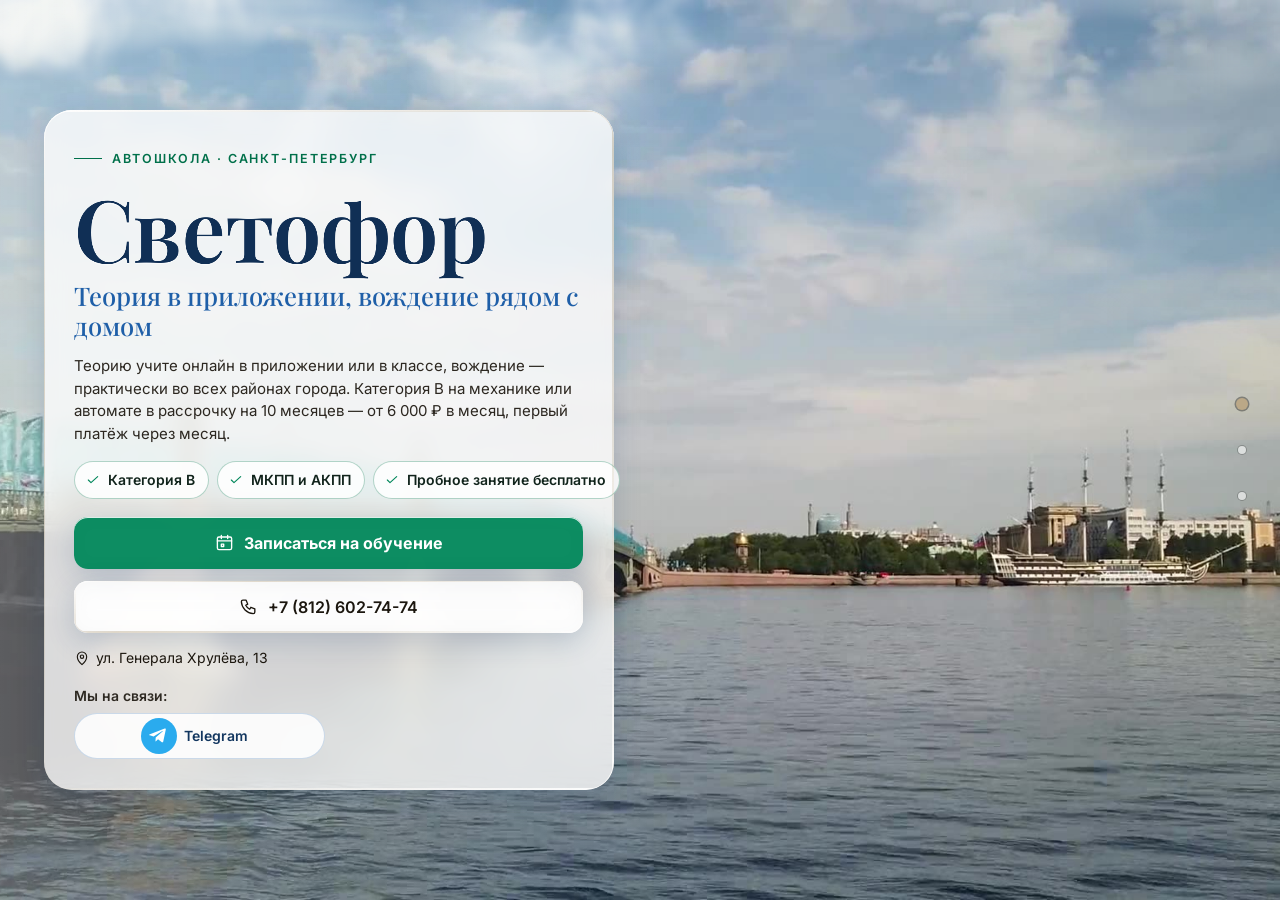
<file: index.html>
<!DOCTYPE html>
<html lang="ru" data-theme="light">
<head>
<meta charset="utf-8">
<meta name="viewport" content="width=device-width, initial-scale=1, viewport-fit=cover">
<title>Автошкола «Светофор» — права категории B в Санкт-Петербурге: теория в приложении, рассрочка от 6 000 ₽ в месяц</title>
<meta name="description" content="Автошкола «Светофор»: категория B на механике или автомате, теория онлайн в приложении или в классе, вождение практически во всех районах Петербурга. Рассрочка на 10 месяцев — от 6 000 ₽ в месяц. Телефон +7 (812) 602-74-74.">
<meta name="robots" content="noindex, nofollow, noarchive">
<meta name="geo.region" content="RU-SPE">
<meta name="geo.placename" content="Санкт-Петербург">
<meta name="geo.position" content="59.8944504;30.4585142">
<meta name="ICBM" content="59.8944504, 30.4585142">
<meta property="og:type" content="website">
<meta property="og:locale" content="ru_RU">
<meta property="og:site_name" content="Автошкола «Светофор»">
<meta property="og:title" content="Автошкола «Светофор» — права категории B в Санкт-Петербурге: теория в приложении, рассрочка от 6 000 ₽ в месяц">
<meta property="og:description" content="Автошкола «Светофор»: категория B на механике или автомате, теория онлайн в приложении или в классе, вождение практически во всех районах Петербурга. Рассрочка на 10 месяцев — от 6 000 ₽ в месяц. Телефон +7 (812) 602-74-74.">
<meta name="twitter:card" content="summary_large_image">
<meta name="twitter:title" content="Автошкола «Светофор» — права категории B в Санкт-Петербурге: теория в приложении, рассрочка от 6 000 ₽ в месяц">
<meta name="twitter:description" content="Автошкола «Светофор»: категория B на механике или автомате, теория онлайн в приложении или в классе, вождение практически во всех районах Петербурга. Рассрочка на 10 месяцев — от 6 000 ₽ в месяц. Телефон +7 (812) 602-74-74.">
<meta name="theme-color" content="#eefaf5">
<link rel="icon" href="data:image/svg+xml,%3Csvg%20xmlns%3D%22http%3A//www.w3.org/2000/svg%22%20viewBox%3D%220%200%2064%2064%22%3E%3Crect%20width%3D%2264%22%20height%3D%2264%22%20rx%3D%2214%22%20fill%3D%22%231f5fa8%22/%3E%3Ccircle%20cx%3D%2232%22%20cy%3D%2232%22%20r%3D%2217%22%20fill%3D%22none%22%20stroke%3D%22%23fff%22%20stroke-width%3D%225%22/%3E%3Ccircle%20cx%3D%2232%22%20cy%3D%2232%22%20r%3D%225%22%20fill%3D%22%23ffc54d%22/%3E%3C/svg%3E">
<script>document.documentElement.classList.add('js');try{var _i=parseInt(localStorage.getItem('nb_fs2'),10),_f=[1,1.15,1.3,1.5][_i];if(_f)document.documentElement.style.setProperty('--fs',_f)}catch(e){}</script>
<style id="hero-timing">:root{--hero-d:1.2s}</style>
<link rel="preload" as="image" href="img/hero-poster.jpg" fetchpriority="high">
<!-- шрифты лежат внутри сайта: Google Fonts у российской аудитории режется -->
<style>
@font-face{font-family:'Inter';font-style:normal;font-weight:400;font-display:swap;src:url(assets/fonts/inter-400-cyrillic-ext.woff2) format('woff2');unicode-range:U+0460-052F, U+1C80-1C8A, U+20B4, U+2DE0-2DFF, U+A640-A69F, U+FE2E-FE2F}
@font-face{font-family:'Inter';font-style:normal;font-weight:400;font-display:swap;src:url(assets/fonts/inter-400-cyrillic.woff2) format('woff2');unicode-range:U+0301, U+0400-045F, U+0490-0491, U+04B0-04B1, U+2116}
@font-face{font-family:'Inter';font-style:normal;font-weight:400;font-display:swap;src:url(assets/fonts/inter-400-latin-ext.woff2) format('woff2');unicode-range:U+0100-02BA, U+02BD-02C5, U+02C7-02CC, U+02CE-02D7, U+02DD-02FF, U+0304, U+0308, U+0329, U+1D00-1DBF, U+1E00-1E9F, U+1EF2-1EFF, U+2020, U+20A0-20AB, U+20AD-20C0, U+2113, U+2C60-2C7F, U+A720-A7FF}
@font-face{font-family:'Inter';font-style:normal;font-weight:400;font-display:swap;src:url(assets/fonts/inter-400-latin.woff2) format('woff2');unicode-range:U+0000-00FF, U+0131, U+0152-0153, U+02BB-02BC, U+02C6, U+02DA, U+02DC, U+0304, U+0308, U+0329, U+2000-206F, U+20AC, U+2122, U+2191, U+2193, U+2212, U+2215, U+FEFF, U+FFFD}
@font-face{font-family:'Inter';font-style:normal;font-weight:500;font-display:swap;src:url(assets/fonts/inter-500-cyrillic-ext.woff2) format('woff2');unicode-range:U+0460-052F, U+1C80-1C8A, U+20B4, U+2DE0-2DFF, U+A640-A69F, U+FE2E-FE2F}
@font-face{font-family:'Inter';font-style:normal;font-weight:500;font-display:swap;src:url(assets/fonts/inter-500-cyrillic.woff2) format('woff2');unicode-range:U+0301, U+0400-045F, U+0490-0491, U+04B0-04B1, U+2116}
@font-face{font-family:'Inter';font-style:normal;font-weight:500;font-display:swap;src:url(assets/fonts/inter-500-latin-ext.woff2) format('woff2');unicode-range:U+0100-02BA, U+02BD-02C5, U+02C7-02CC, U+02CE-02D7, U+02DD-02FF, U+0304, U+0308, U+0329, U+1D00-1DBF, U+1E00-1E9F, U+1EF2-1EFF, U+2020, U+20A0-20AB, U+20AD-20C0, U+2113, U+2C60-2C7F, U+A720-A7FF}
@font-face{font-family:'Inter';font-style:normal;font-weight:500;font-display:swap;src:url(assets/fonts/inter-500-latin.woff2) format('woff2');unicode-range:U+0000-00FF, U+0131, U+0152-0153, U+02BB-02BC, U+02C6, U+02DA, U+02DC, U+0304, U+0308, U+0329, U+2000-206F, U+20AC, U+2122, U+2191, U+2193, U+2212, U+2215, U+FEFF, U+FFFD}
@font-face{font-family:'Inter';font-style:normal;font-weight:600;font-display:swap;src:url(assets/fonts/inter-600-cyrillic-ext.woff2) format('woff2');unicode-range:U+0460-052F, U+1C80-1C8A, U+20B4, U+2DE0-2DFF, U+A640-A69F, U+FE2E-FE2F}
@font-face{font-family:'Inter';font-style:normal;font-weight:600;font-display:swap;src:url(assets/fonts/inter-600-cyrillic.woff2) format('woff2');unicode-range:U+0301, U+0400-045F, U+0490-0491, U+04B0-04B1, U+2116}
@font-face{font-family:'Inter';font-style:normal;font-weight:600;font-display:swap;src:url(assets/fonts/inter-600-latin-ext.woff2) format('woff2');unicode-range:U+0100-02BA, U+02BD-02C5, U+02C7-02CC, U+02CE-02D7, U+02DD-02FF, U+0304, U+0308, U+0329, U+1D00-1DBF, U+1E00-1E9F, U+1EF2-1EFF, U+2020, U+20A0-20AB, U+20AD-20C0, U+2113, U+2C60-2C7F, U+A720-A7FF}
@font-face{font-family:'Inter';font-style:normal;font-weight:600;font-display:swap;src:url(assets/fonts/inter-600-latin.woff2) format('woff2');unicode-range:U+0000-00FF, U+0131, U+0152-0153, U+02BB-02BC, U+02C6, U+02DA, U+02DC, U+0304, U+0308, U+0329, U+2000-206F, U+20AC, U+2122, U+2191, U+2193, U+2212, U+2215, U+FEFF, U+FFFD}
@font-face{font-family:'Inter';font-style:normal;font-weight:700;font-display:swap;src:url(assets/fonts/inter-700-cyrillic-ext.woff2) format('woff2');unicode-range:U+0460-052F, U+1C80-1C8A, U+20B4, U+2DE0-2DFF, U+A640-A69F, U+FE2E-FE2F}
@font-face{font-family:'Inter';font-style:normal;font-weight:700;font-display:swap;src:url(assets/fonts/inter-700-cyrillic.woff2) format('woff2');unicode-range:U+0301, U+0400-045F, U+0490-0491, U+04B0-04B1, U+2116}
@font-face{font-family:'Inter';font-style:normal;font-weight:700;font-display:swap;src:url(assets/fonts/inter-700-latin-ext.woff2) format('woff2');unicode-range:U+0100-02BA, U+02BD-02C5, U+02C7-02CC, U+02CE-02D7, U+02DD-02FF, U+0304, U+0308, U+0329, U+1D00-1DBF, U+1E00-1E9F, U+1EF2-1EFF, U+2020, U+20A0-20AB, U+20AD-20C0, U+2113, U+2C60-2C7F, U+A720-A7FF}
@font-face{font-family:'Inter';font-style:normal;font-weight:700;font-display:swap;src:url(assets/fonts/inter-700-latin.woff2) format('woff2');unicode-range:U+0000-00FF, U+0131, U+0152-0153, U+02BB-02BC, U+02C6, U+02DA, U+02DC, U+0304, U+0308, U+0329, U+2000-206F, U+20AC, U+2122, U+2191, U+2193, U+2212, U+2215, U+FEFF, U+FFFD}
@font-face{font-family:'Playfair Display';font-style:normal;font-weight:500;font-display:swap;src:url(assets/fonts/playfair-display-500-cyrillic.woff2) format('woff2');unicode-range:U+0301, U+0400-045F, U+0490-0491, U+04B0-04B1, U+2116}
@font-face{font-family:'Playfair Display';font-style:normal;font-weight:500;font-display:swap;src:url(assets/fonts/playfair-display-500-latin-ext.woff2) format('woff2');unicode-range:U+0100-02BA, U+02BD-02C5, U+02C7-02CC, U+02CE-02D7, U+02DD-02FF, U+0304, U+0308, U+0329, U+1D00-1DBF, U+1E00-1E9F, U+1EF2-1EFF, U+2020, U+20A0-20AB, U+20AD-20C0, U+2113, U+2C60-2C7F, U+A720-A7FF}
@font-face{font-family:'Playfair Display';font-style:normal;font-weight:500;font-display:swap;src:url(assets/fonts/playfair-display-500-latin.woff2) format('woff2');unicode-range:U+0000-00FF, U+0131, U+0152-0153, U+02BB-02BC, U+02C6, U+02DA, U+02DC, U+0304, U+0308, U+0329, U+2000-206F, U+20AC, U+2122, U+2191, U+2193, U+2212, U+2215, U+FEFF, U+FFFD}
@font-face{font-family:'Playfair Display';font-style:normal;font-weight:600;font-display:swap;src:url(assets/fonts/playfair-display-600-cyrillic.woff2) format('woff2');unicode-range:U+0301, U+0400-045F, U+0490-0491, U+04B0-04B1, U+2116}
@font-face{font-family:'Playfair Display';font-style:normal;font-weight:600;font-display:swap;src:url(assets/fonts/playfair-display-600-latin-ext.woff2) format('woff2');unicode-range:U+0100-02BA, U+02BD-02C5, U+02C7-02CC, U+02CE-02D7, U+02DD-02FF, U+0304, U+0308, U+0329, U+1D00-1DBF, U+1E00-1E9F, U+1EF2-1EFF, U+2020, U+20A0-20AB, U+20AD-20C0, U+2113, U+2C60-2C7F, U+A720-A7FF}
@font-face{font-family:'Playfair Display';font-style:normal;font-weight:600;font-display:swap;src:url(assets/fonts/playfair-display-600-latin.woff2) format('woff2');unicode-range:U+0000-00FF, U+0131, U+0152-0153, U+02BB-02BC, U+02C6, U+02DA, U+02DC, U+0304, U+0308, U+0329, U+2000-206F, U+20AC, U+2122, U+2191, U+2193, U+2212, U+2215, U+FEFF, U+FFFD}
/* ===== Notary site — generator stylesheet (light warm base, dark theme by toggle) ===== */
:root{
  --p100:#665230; --p90:#97825e; --p80:#bba887; --p70:#c2b9a9; --p50:#dad5ce; --p40:#e0dedb;
  --p30:#eeece9; --p20:#f1f1f0; --p10:#f8f8f8; --n100:#0e0f11; --n90:#3c404b; --n10:#fff;

  --bg:var(--p10); --bg2:var(--p20); --bg3:var(--p30); --card:var(--n10); --text:var(--n100); --muted:var(--n90);
  --line:var(--p50); --line2:var(--p40); --accent:var(--p90); --accent-d:var(--p100); --accent-l:var(--p80); --accent-soft:var(--p30);
  --on-accent:#fff; --shadow:0 1px 10px rgba(51,51,51,.10); --shadow-lg:0 12px 40px rgba(30,24,10,.14);
  --hero-ov1:rgba(14,15,17,.72); --hero-ov2:rgba(14,15,17,.30); --sec-ov:rgba(248,248,248,.72);
  --ok:#2e8b57; --bad:#b4453b;
  /* те же цвета составляющими: rgba() понимают все браузеры, color-mix() — нет */
  --bg-rgb:248,248,248; --card-rgb:255,255,255; --accent-rgb:151,130,94; --ok-rgb:46,139,87;

  --zc:var(--fs); --fs:1; --vwu:calc(1vw / var(--fs)); --vhu:calc(1vh / var(--fs));   /* масштаб текста (А−/А+) и «честные» vw/vh под ним */
  --hdr-h:68px; --bar-h:70px; --vh:calc(100*var(--vhu)); --gap:24px; --radius:14px; --radius-s:10px;
  --font:"Inter",Tahoma,Arial,sans-serif; --serif:"Playfair Display",Georgia,"Times New Roman",serif;
  --ease:cubic-bezier(.65,.05,.36,1); --speed:520ms;
}
html[data-theme="dark"]{
  --bg:#17150f; --bg2:#1d1a13; --bg3:#252117; --card:#221e15; --text:#f1ebdf; --muted:#b9ae98;
  --line:#3a3325; --line2:#2f2a1e; --accent:#c9b17f; --accent-d:#e0cf9f; --accent-l:#8d7b58; --accent-soft:#2a251a;
  --on-accent:#17150f; --shadow:0 1px 12px rgba(0,0,0,.45); --shadow-lg:0 14px 40px rgba(0,0,0,.55);
  --hero-ov1:rgba(10,9,6,.80); --hero-ov2:rgba(10,9,6,.40); --sec-ov:rgba(16,15,12,.76);
  --bg-rgb:23,21,15; --card-rgb:34,30,21; --accent-rgb:201,177,127;
}

*,*::before,*::after{box-sizing:border-box}
/* А−/А+: весь сайт — шапка, плашки, меню, формы, окна — растёт пропорционально, как при увеличении масштаба в браузере */
html{-webkit-text-size-adjust:100%;scroll-behavior:auto;zoom:var(--fs,1)}
html,body{height:100%;margin:0;overflow:hidden;background:var(--bg);color:var(--text);
  font-family:var(--font);font-size:16px;line-height:1.55;-webkit-font-smoothing:antialiased}
body{overscroll-behavior:none;position:relative}
a{color:inherit;text-decoration:none}
img{display:block;max-width:100%}
button{font:inherit;color:inherit;background:none;border:0;padding:0;cursor:pointer}
input,select,textarea{font:inherit;color:inherit}
h1,h2,h3,h4,p{margin:0}
ul{margin:0;padding:0;list-style:none}
svg{display:block}
.ico{width:22px;height:22px;stroke:currentColor;fill:none;stroke-width:1.7;stroke-linecap:round;stroke-linejoin:round;flex:none}
.vh{position:absolute!important;width:1px;height:1px;overflow:hidden;clip:rect(0 0 0 0);white-space:nowrap}

/* ---------- typography helpers ---------- */
.kicker{display:inline-flex;align-items:center;gap:10px;font-size:13px;font-weight:600;letter-spacing:.14em;text-transform:uppercase;color:var(--accent)}
.kicker::before{content:"";width:28px;height:1px;background:var(--accent)}
.h2{font-size:clamp(26px,calc(3.2*var(--vwu,1vw)),40px);font-weight:600;letter-spacing:-.02em;line-height:1.12;margin-top:10px}
.lead{color:var(--muted);font-size:17px;max-width:640px;margin-top:12px}
.sec-head{margin-bottom:28px}
#contacts .sec-head{margin-bottom:18px}

/* ---------- buttons ---------- */
.btn{display:inline-flex;align-items:center;justify-content:center;gap:10px;min-height:48px;padding:0 22px;border-radius:999px;
  font-weight:600;font-size:15px;line-height:1;border:1.5px solid transparent;transition:background .25s,color .25s,border-color .25s,transform .2s,box-shadow .25s;white-space:nowrap}
.btn:active{transform:translateY(1px)}
.btn-primary{background:var(--accent-d);color:var(--on-accent);border-color:var(--accent-d)}
.btn-primary:hover{background:var(--accent);border-color:var(--accent);color:#fff}
html[data-theme="dark"] .btn-primary:hover{color:#17150f}
.btn-ghost{border-color:var(--line);color:var(--text);background:var(--card)}
.btn-ghost:hover{border-color:var(--accent);color:var(--accent-d)}
.btn-light{background:rgba(255,255,255,.14);color:#fff;border-color:rgba(255,255,255,.55);backdrop-filter:blur(6px)}
.btn-light:hover{background:#fff;color:var(--n100)}
.btn-white{background:#fff;color:var(--n100);border-color:#fff}
.btn-white:hover{background:var(--p30);border-color:var(--p30)}
.btn .ico{width:18px;height:18px}
.btn-sm{min-height:44px;padding:0 16px;font-size:14px}

/* ---------- header ---------- */
.hdr{position:fixed;top:0;left:0;right:0;height:var(--hdr-h);z-index:200;display:flex;align-items:center;
  zoom:calc(1 / var(--zc,1)); --vwu:1vw; --vhu:1vh;   /* А−/А+ шапку не трогают: она всегда как при 100 % (страница в zoom, шапка — встречный zoom) */
  background:rgba(var(--bg-rgb),.88);backdrop-filter:blur(12px);-webkit-backdrop-filter:blur(12px);
  border-bottom:1px solid var(--line2);transition:background .3s}
.hdr-in{width:100%;max-width:1280px;margin:0 auto;padding:0 28px;display:flex;align-items:center;gap:24px}
.brand{display:flex;align-items:center;gap:12px;min-width:0;min-height:44px}
.mono-img{object-fit:contain;background:#fff;padding:2px;box-sizing:border-box}
.mono{width:42px;height:42px;border-radius:12px;background:var(--accent-d);color:var(--on-accent);display:grid;place-items:center;
  font-family:var(--serif);font-size:20px;font-weight:600;flex:none;letter-spacing:.02em}
.brand-t{display:flex;flex-direction:column;line-height:1.15;min-width:0}
.brand-n{font-weight:600;font-size:15px;white-space:nowrap;overflow:hidden;text-overflow:ellipsis}
.brand-s{font-size:13px;color:var(--muted);white-space:nowrap;overflow:hidden;text-overflow:ellipsis}
.nav{display:flex;align-items:center;gap:4px;margin-left:auto}
.nav > li{position:relative}
.nav-a{display:inline-flex;align-items:center;gap:6px;min-height:44px;padding:10px 12px;border-radius:8px;font-size:14px;font-weight:500;color:var(--text);opacity:.8;transition:opacity .2s,background .2s}
.nav-a:hover,.nav-a.cur,.nav > li.open > .nav-a{opacity:1;background:var(--bg3)}
.nav-a .chev{width:14px;height:14px;transition:transform .25s}
.nav > li.open > .nav-a .chev{transform:rotate(180deg)}
.hdr-tools{display:flex;align-items:center;gap:6px;margin-left:8px}
.tool{width:44px;height:44px;border-radius:10px;display:grid;place-items:center;color:var(--text);opacity:.8;transition:background .2s,opacity .2s}
.tool:hover{background:var(--bg3);opacity:1}
.tool .ico{width:20px;height:20px}
.tool-lang{width:auto;padding:0 10px;gap:6px;font-size:13px;font-weight:600;letter-spacing:.04em;display:flex;align-items:center}
.lang-wrap{position:relative}
.lang-dd{position:absolute;right:0;top:calc(100% + 8px);background:var(--card);border:1px solid var(--line);border-radius:12px;box-shadow:var(--shadow-lg);
  padding:6px;min-width:190px;display:none;z-index:210}
.lang-wrap.open .lang-dd{display:block}
.lang-dd button,.lang-dd a{display:flex;width:100%;align-items:center;gap:10px;min-height:44px;padding:9px 12px;border-radius:8px;font-size:14px;text-align:left}
.lang-dd button:hover,.lang-dd a:hover{background:var(--bg3)}
.lang-dd button.cur,.lang-dd a.cur{color:var(--accent-d);font-weight:600}
.lang-dd b{font-size:13px;letter-spacing:.08em;width:26px;color:var(--muted)}
.hdr-book{margin-left:4px}
.burger{display:none}
.moon,.sun{display:none}
html[data-theme="dark"] .sun{display:block}
html:not([data-theme="dark"]) .moon{display:block}

/* mega menu */
.mega{position:absolute;left:50%;top:calc(100% + 10px);transform:translateX(-50%);width:min(980px,calc(calc(100*var(--vwu,1vw)) - 40px));
  background:var(--card);border:1px solid var(--line);border-radius:16px;box-shadow:var(--shadow-lg);padding:20px;display:none;z-index:210}
.nav > li.open > .mega{display:block}
.mega-head{display:flex;justify-content:space-between;align-items:baseline;gap:16px;padding:0 6px 14px;border-bottom:1px solid var(--line2);margin-bottom:12px}
.mega-head b{font-size:14px}
.mega-head span{font-size:13px;color:var(--muted)}
.mega-grid{display:grid;grid-template-columns:repeat(2,1fr);gap:4px}
.mega-it{display:flex;gap:12px;align-items:flex-start;padding:10px 12px;border-radius:10px;text-align:left;width:100%;transition:background .2s}
.mega-it:hover{background:var(--bg3)}
.mega-it .cic{width:38px;height:38px;border-radius:10px;background:var(--accent-soft);color:var(--accent-d);display:grid;place-items:center;flex:none}
.mega-it .cic .ico{width:20px;height:20px}
.mega-it b{display:block;font-size:14px;font-weight:600}
.mega-it small{display:block;font-size:13px;color:var(--muted);line-height:1.35;margin-top:2px}
.mega-it em{font-style:normal;font-size:13px;color:var(--accent);margin-top:3px;display:block}

/* mobile menu */
.mmenu{position:fixed;top:calc(var(--hdr-h) / var(--zc,1));left:0;right:0;bottom:var(--bar-h);z-index:190;background:var(--bg);overflow-y:auto;padding:14px 18px 30px;display:none}
.mmenu.open{display:block}
.mmenu a,.mmenu .macc > button{display:flex;align-items:center;justify-content:space-between;width:100%;padding:14px 6px;border-bottom:1px solid var(--line2);font-size:17px;font-weight:500;text-align:left}
.mmenu .macc > button .chev{width:18px;height:18px;transition:transform .25s}
.mmenu .macc.open > button .chev{transform:rotate(180deg)}
.mmenu .macc-list{display:none;padding:4px 0 8px}
.mmenu .macc.open .macc-list{display:block}
.mmenu .macc-list button{display:flex;align-items:center;gap:12px;width:100%;padding:11px 8px;border-radius:10px;text-align:left;font-size:15px}
.mmenu .macc-list button:hover{background:var(--bg3)}
.mmenu .macc-list .cic{width:32px;height:32px;border-radius:8px;background:var(--accent-soft);color:var(--accent-d);display:grid;place-items:center;flex:none}
.mmenu .macc-list .cic .ico{width:17px;height:17px}
.mmenu-foot{display:flex;flex-wrap:wrap;gap:8px;margin-top:18px}
.mmenu-foot .btn{flex:1}

/* ---------- full-page scroller ---------- */
.fp{position:relative;width:100%;height:var(--vh);overflow:hidden}
.fp-track{will-change:transform;transition:transform var(--speed) var(--ease)}
.fp-track.no-anim{transition:none}
.sec{position:relative;height:var(--vh);width:100%;overflow:hidden}
.sec-scroll{height:100%;overflow-y:auto;overflow-x:hidden;display:flex;flex-direction:column;
  padding:calc(var(--hdr-h) / var(--zc,1) + 20px) 28px calc(var(--bar-h) + 96px);-webkit-overflow-scrolling:touch;scrollbar-width:thin;scrollbar-color:var(--line) transparent}
.wrap{margin:auto;width:100%;max-width:1180px}
.sec-alt{background:var(--bg2)}

/* reveal animation */
.rv{opacity:0;transform:translateY(18px);transition:opacity .7s ease,transform .7s ease;transition-delay:calc(var(--i,0) * 90ms)}
.sec.active .rv{opacity:1;transform:none}

/* side dots */
.dots{position:fixed;right:16px;top:50%;transform:translateY(-50%);z-index:150;display:flex;flex-direction:column;gap:2px}
.dots button{position:relative;width:44px;height:44px;display:grid;place-items:center}
.dots button::after{content:"";width:8px;height:8px;border-radius:50%;background:var(--muted);opacity:.45;transition:transform .25s,opacity .25s,background .25s}
.dots button:hover::after{opacity:.9}
.dots button.cur::after{background:var(--accent);opacity:1;transform:scale(1.5)}
.dots button span{position:absolute;right:32px;top:50%;transform:translateY(-50%) translateX(6px);background:var(--n100);color:#fff;font-size:13px;
  padding:5px 10px;border-radius:6px;white-space:nowrap;opacity:0;pointer-events:none;transition:opacity .2s,transform .2s}
.dots button:hover span{opacity:1;transform:translateY(-50%)}
.sec-hero ~ .dots{color:#fff}
body[data-sec="0"] .dots button::after{background:#fff}
body[data-sec="0"] .dots button.cur::after{background:var(--p80)}

.sec:not(.sec-hero) .sec-scroll{position:relative;z-index:1}

.status{display:inline-flex;align-items:center;gap:8px;padding:8px 14px 8px 10px;border-radius:999px;background:rgba(255,255,255,.12);border:1px solid rgba(255,255,255,.28);font-size:13px;backdrop-filter:blur(6px)}
.status i{width:9px;height:9px;border-radius:50%;background:#7bd389;box-shadow:0 0 0 3px rgba(123,211,137,.28)}
.status.closed i{background:#f08a7e;box-shadow:0 0 0 3px rgba(240,138,126,.28)}
.status.soon i{background:#f0c674;box-shadow:0 0 0 3px rgba(240,198,116,.28)}
.status span{opacity:.85}
.addr-link{display:inline-flex;align-items:center;gap:6px;border-bottom:1px solid currentColor;padding:13px 0 14px;margin:-13px 0 -14px;transition:color .2s}
.addr-link:hover{color:var(--accent)}
.addr-link .ico{width:16px;height:16px}

/* ---------- services ---------- */
.svc-grid{display:grid;grid-template-columns:repeat(5,1fr);gap:14px}
.svc{display:flex;flex-direction:column;align-items:flex-start;gap:10px;padding:18px 16px 16px;border-radius:var(--radius);background:var(--card);border:1px solid var(--line2);
  text-align:left;min-height:170px;transition:transform .25s,box-shadow .25s,border-color .25s;position:relative}
.svc:hover{transform:translateY(-3px);box-shadow:var(--shadow-lg);border-color:var(--accent-l)}
.svc .cic{width:44px;height:44px;border-radius:12px;background:var(--accent-soft);color:var(--accent-d);display:grid;place-items:center}
.svc b{font-size:15px;font-weight:600;line-height:1.3}
.svc small{font-size:13px;color:var(--muted);line-height:1.35}
.svc em{font-style:normal;font-size:13px;color:var(--accent);margin-top:auto;padding-top:6px;display:inline-flex;align-items:center;gap:4px}
.svc em .ico{width:12px;height:12px}

/* ---------- about ---------- */
.about{display:grid;grid-template-columns:1.15fr .85fr;gap:48px;align-items:start}
.about-txt p{color:var(--muted);margin-top:14px;font-size:16px}
.about-txt p:first-of-type{color:var(--text)}
.quote{margin-top:22px;padding:16px 20px;border-left:3px solid var(--accent);background:var(--card);border-radius:0 12px 12px 0;font-family:var(--serif);font-size:18px;line-height:1.45;color:var(--text)}
.creds{display:grid;gap:10px}
.cred{display:flex;gap:14px;align-items:center;padding:14px 16px;border-radius:12px;background:var(--card);border:1px solid var(--line2)}
.cred .cic{width:40px;height:40px;border-radius:10px;background:var(--accent-soft);color:var(--accent-d);display:grid;place-items:center;flex:none}
.cred .cic .ico{width:20px;height:20px}
.cred small{display:block;font-size:13px;color:var(--muted);text-transform:uppercase;letter-spacing:.06em}
.cred b{display:block;font-size:15px;font-weight:600;line-height:1.3}
.chips{display:flex;flex-wrap:wrap;gap:8px;margin-top:16px}
.chips li{padding:8px 14px;border-radius:999px;border:1px solid var(--accent-l);color:var(--accent-d);font-size:13.5px;font-weight:500;background:var(--card)}
.strong-lbl{margin-top:22px;font-size:13px;text-transform:uppercase;letter-spacing:.1em;color:var(--muted)}

/* ---------- how ---------- */
.steps{display:grid;grid-template-columns:repeat(5,1fr);gap:16px;position:relative;margin-top:14px}
.steps::before{content:"";position:absolute;left:8%;right:8%;top:30px;height:1px;background:var(--line)}
.step{position:relative;padding:0 8px}
.step-n{width:60px;height:60px;border-radius:50%;background:var(--card);border:1.5px solid var(--accent-l);color:var(--accent-d);display:grid;place-items:center;
  font-family:var(--serif);font-size:24px;font-weight:600;position:relative;z-index:1;transition:background .4s,color .4s}
.sec.active .step-n{animation:pop .6s var(--ease) both;animation-delay:calc(var(--i) * 140ms + 150ms)}
@keyframes pop{0%{transform:scale(.6);opacity:0}60%{transform:scale(1.08);opacity:1}100%{transform:scale(1)}}
.step b{display:block;margin-top:16px;font-size:17px;font-weight:600}
.step p{color:var(--muted);font-size:14.5px;margin-top:6px}

/* ---------- reviews ---------- */
.reviews{display:grid;grid-template-columns:300px 1fr;gap:28px;align-items:start}
.rsum{background:var(--card);border:1px solid var(--line2);border-radius:var(--radius);padding:26px 24px;text-align:center}
.rsum .big{font-family:var(--serif);font-size:64px;line-height:1;font-weight:500;color:var(--accent-d)}
.stars{display:inline-flex;gap:3px;--fill:100%}
.stars svg{width:20px;height:20px}
.stars .st{fill:var(--line);stroke:none}
.stars .st.on{fill:#e7b73b}
.stars .st.half{fill:url(#halfgrad)}
.rsum .stars{margin-top:8px}
.rsum p{color:var(--muted);font-size:13.5px;margin-top:10px;line-height:1.4}
.rsum .btn{margin-top:16px;width:100%}
.rsum .gis{display:block;margin:10px 0 -14px;padding:14px 0;font-size:13px;color:var(--accent-d);text-decoration:underline;text-underline-offset:3px}
.rgrid{display:grid;grid-template-columns:repeat(2,1fr);gap:14px}
.rev{background:var(--card);border:1px solid var(--line2);border-radius:var(--radius);padding:20px;display:flex;flex-direction:column;gap:10px}
.rev .stars svg{width:15px;height:15px}
.rev p{font-size:14.5px;line-height:1.5;flex:1}
.rev p::before{content:"“";font-family:var(--serif);color:var(--accent);font-size:22px;line-height:0;margin-right:4px;vertical-align:-6px}
.rev-meta{display:flex;flex-wrap:wrap;justify-content:space-between;gap:4px 10px;align-items:baseline;font-size:13px;color:var(--muted)}
.rev-meta b{color:var(--text);font-weight:600}
.rev-src{display:inline-flex;align-items:center;gap:5px;white-space:nowrap;margin-left:auto}
.rev-src i{width:6px;height:6px;border-radius:50%;background:var(--accent)}
.rev-sample{color:var(--muted);font-style:italic;opacity:.85}
.rev-real{color:var(--accent-d);font-weight:600}
.rev-real i{background:var(--ok)}
.rev-is-real{border-color:var(--accent-l)}
.demo-note{margin-top:14px;max-width:760px;font-size:13.5px;line-height:1.45;color:var(--muted);background:var(--accent-soft);
  border-left:3px solid var(--accent);border-radius:0 8px 8px 0;padding:8px 12px}
.rnote{margin-top:14px;font-size:13px;color:var(--muted)}

/* ---------- faq ---------- */
.faq{display:grid;grid-template-columns:1fr 1fr;gap:0 32px;align-items:start}
.faq-col{display:flex;flex-direction:column}
.fq{border-bottom:1px solid var(--line)}
.fq > button{display:flex;width:100%;align-items:center;justify-content:space-between;gap:16px;min-height:44px;padding:16px 4px;text-align:left;font-weight:600;font-size:15.5px;line-height:1.35}
.fq > button .pl{width:26px;height:26px;border-radius:50%;border:1px solid var(--line);display:grid;place-items:center;flex:none;color:var(--accent-d);transition:transform .3s,background .3s}
.fq > button .pl .ico{width:14px;height:14px}
.fq.open > button .pl{transform:rotate(45deg);background:var(--accent-soft)}
.fq-a{display:grid;grid-template-rows:0fr;transition:grid-template-rows .35s var(--ease)}
.fq.open .fq-a{grid-template-rows:1fr}
.fq-a > div{overflow:hidden}
.fq-a p{color:var(--muted);font-size:14.5px;padding:0 4px 16px;line-height:1.55}
.fq-a .faq-note{font-size:13px;color:var(--accent-d);padding-bottom:6px}
.fq-a .faq-note:empty{display:none}

/* ---------- contacts ---------- */
.contacts{display:grid;grid-template-columns:1fr 1.05fr 1fr;gap:18px;align-items:stretch}
.contacts .cbox{padding:16px 18px}
.cbox{background:var(--card);border:1px solid var(--line2);border-radius:var(--radius);padding:20px}
.cl{display:grid;gap:12px}
.cl li{display:flex;gap:12px;align-items:flex-start}
.cl .cic{width:36px;height:36px;border-radius:10px;background:var(--accent-soft);color:var(--accent-d);display:grid;place-items:center;flex:none}
.cl .cic .ico{width:18px;height:18px}
.cl small{display:block;font-size:13px;color:var(--muted);text-transform:uppercase;letter-spacing:.06em}
.cl b{display:block;font-weight:500;font-size:15px;line-height:1.4}
.cl a.tel,.cl a.mail{display:block;padding:14px 0;margin:-14px 0}
.cl a.tel:hover,.cl a.mail:hover{color:var(--accent-d)}
.hours-link{display:inline-block;font-size:13px;color:var(--accent-d);text-decoration:underline;text-underline-offset:3px;padding:14px 0;margin:-14px 0}
.cl .msgs{display:flex;gap:8px;margin-top:4px;flex-wrap:wrap}
.cl .msgs a{display:inline-flex;align-items:center;gap:6px;padding:6px 10px;border-radius:8px;border:1px solid var(--line);font-size:13px;min-height:44px}
.cl .msgs a .ico{width:16px;height:16px}
.mapbox{display:flex;flex-direction:column;gap:12px;padding:12px}
.map{flex:1;min-height:280px;border-radius:10px;overflow:hidden;border:1px solid var(--line);background:var(--bg3);position:relative}
.map iframe{width:100%;height:100%;border:0;position:absolute;inset:0}
.map-actions{display:flex;gap:8px;flex-wrap:wrap}
.map-actions .btn{flex:1;min-height:44px;font-size:14px;padding:0 12px}

/* form */
.form h3{font-size:19px;font-weight:600}
.form .fdesc{color:var(--muted);font-size:13.5px;margin-top:6px}
.fg{display:grid;gap:8px;margin-top:12px}
.f2{display:grid;grid-template-columns:1fr 1fr;gap:10px}
.fld{display:flex;flex-direction:column;gap:4px}
.fld label{font-size:13px;color:var(--muted);font-weight:500}
.fld input,.fld select,.fld textarea{width:100%;background:var(--bg);border:1px solid var(--line);border-radius:10px;padding:8px 12px;font-size:14px;transition:border-color .2s,box-shadow .2s;min-height:44px}
.fld textarea{min-height:48px;resize:vertical}
.fld input:focus,.fld select:focus,.fld textarea:focus{outline:0;border-color:var(--accent);box-shadow:0 0 0 3px rgba(var(--accent-rgb),.22)}
.fld.err input,.fld.err select{border-color:var(--bad)}
.ferr{font-size:13px;color:var(--bad);display:none}
.fld.err .ferr{display:block}
.fnote{font-size:13px;color:var(--muted);margin-top:8px;line-height:1.4}
.fok{display:none;margin-top:10px;padding:10px 12px;border-radius:10px;background:rgba(var(--ok-rgb),.12);color:var(--ok);font-size:13.5px}
.fok.show{display:block}

.foot{margin-top:18px;padding-top:12px;padding-left:250px;flex-wrap:nowrap;align-items:flex-start;border-top:1px solid var(--line2);display:flex;justify-content:space-between;gap:16px;flex-wrap:wrap;font-size:13px;color:var(--muted)}
.foot p{max-width:none}
.foot .fl{white-space:nowrap;flex:none}
.foot .fl a{margin-left:14px;padding:14px 0;margin-top:-14px;margin-bottom:-14px;display:inline-block;min-width:44px;text-align:center;text-decoration:underline;text-underline-offset:3px}

/* ---------- bottom bar ---------- */
.bar{position:fixed;inset:auto 0 0;z-index:300;background:var(--card);box-shadow:0 -1px 10px rgba(51,51,51,.1);border-top:1px solid var(--line2);
  padding:6px 0;padding-bottom:calc(6px + env(safe-area-inset-bottom,0px))}
.bar-in{display:flex;justify-content:space-around;align-items:center;max-width:1080px;margin:0 auto}
.bi{display:flex;flex-direction:column;align-items:center;gap:5px;padding:8px 24px;border-radius:10px;font-size:13.5px;line-height:1;color:var(--text);opacity:.65;
  transition:opacity .3s,background .3s,color .3s;flex:1;max-width:190px;min-width:0}
.bi span{white-space:nowrap;max-width:100%;overflow:hidden;text-overflow:ellipsis}
.bi .ico{width:24px;height:24px}
.bi:hover{opacity:1;background:var(--bg3)}
.bi.cur{opacity:1;color:var(--accent-d)}


/* ---------- modals ---------- */
.modal{position:fixed;inset:0;z-index:400;background:rgba(14,15,17,.62);display:none;align-items:center;justify-content:center;padding:20px}
.modal.open{display:flex}
.mbox{background:var(--card);color:var(--text);border-radius:18px;width:100%;max-width:560px;max-height:min(calc(86*var(--vhu,1vh)),860px);overflow:auto;padding:26px 26px 22px;position:relative;box-shadow:var(--shadow-lg);
  animation:mup .3s var(--ease)}
@keyframes mup{from{opacity:0;transform:translateY(16px) scale(.98)}to{opacity:1;transform:none}}
.mbox-lg{max-width:760px}
.mclose{position:absolute;top:12px;right:12px;width:44px;height:44px;border-radius:50%;display:grid;place-items:center;color:var(--muted)}
.mclose:hover{background:var(--bg3);color:var(--text)}
.mbox h3{font-size:22px;font-weight:600;padding-right:36px}
.mbox .msub{color:var(--muted);font-size:14px;margin-top:4px}
.hours-t{width:100%;border-collapse:collapse;margin-top:16px;font-size:15px}
.hours-t td{padding:9px 6px;border-bottom:1px solid var(--line2)}
.hours-t td:last-child{text-align:right;font-weight:500;white-space:nowrap}
.hours-t tr.today td{color:var(--accent-d);font-weight:600}
.hours-t tr.today td:first-child::after{content:" · " attr(data-today);font-weight:400;font-size:13px;color:var(--muted)}
.hours-t tr.off td:last-child{color:var(--muted);font-weight:400}
.mnote{margin-top:14px;padding:12px 14px;border-radius:10px;background:var(--bg2);font-size:13.5px;color:var(--muted)}
.mnote b{display:block;color:var(--text);margin-bottom:3px;font-size:13px}
.mcontacts{display:flex;flex-wrap:wrap;gap:8px;margin-top:14px}
.mcontacts a{display:inline-flex;align-items:center;gap:7px;min-height:44px;padding:9px 13px;border-radius:10px;border:1px solid var(--line);font-size:13.5px}
.mcontacts a .ico{width:16px;height:16px}
.mcontacts a:hover{border-color:var(--accent)}
/* способы записи: позвонить, написать на почту, заказать обратный звонок */
.bk-opts{display:grid;gap:10px;margin-top:14px}
.bk-opt{display:flex;align-items:center;gap:14px;min-height:60px;padding:10px 16px;border-radius:14px;border:1px solid var(--line);background:var(--bg3);color:var(--text);font-size:16px;font-weight:600;text-align:left;text-decoration:none;transition:border-color .2s,background .2s}
.bk-opt:hover{border-color:var(--accent);background:var(--accent-soft)}
.bk-opt .ico{width:24px;height:24px;color:var(--accent-d);flex:none}
.bk-opt small{display:block;font-weight:400;font-size:13px;color:var(--muted);margin-top:1px}
.mbox-book{max-width:440px}
/* оплата значками, подпись у общего телефона */
.pay-pills{display:flex;flex-wrap:wrap;gap:6px;margin-top:5px}
.pay-pill{display:inline-flex;align-items:center;gap:6px;padding:4px 11px 4px 9px;border-radius:999px;border:1px solid var(--line);background:var(--bg3);font-size:13px;font-weight:600;line-height:1.3;white-space:nowrap}
.pay-pill .ico{width:15px;height:15px;color:var(--accent-d)}
.pay-pill.pay-logo{background:#fff;border-color:rgba(0,0,0,.12);padding:3px 11px;min-height:28px}
.pay-pill.pay-logo img{display:block;height:17px;width:auto}
.pay-pill.pay-logo img[src$="sbp.svg"]{height:20px}

.brand-t{display:flex;flex-direction:column;justify-content:center;gap:2px;line-height:1.1;min-width:0}
.brand-s{display:block;font-size:10.5px;font-weight:600;letter-spacing:.16em;text-transform:uppercase;color:var(--muted);white-space:nowrap;overflow:visible;text-overflow:clip}
.brand-n{font-size:16px;font-weight:600;white-space:nowrap;overflow:visible;text-overflow:clip}
.nav-a{white-space:nowrap}
#navServices{position:static}
.mega{max-height:calc(calc(100*var(--vhu,1vh)) - var(--hdr-h) - 24px);overflow-y:auto;top:calc(100% + 6px);width:min(980px,calc(calc(100*var(--vwu,1vw)) - 32px))}
@media screen and (max-width:760px){.mega-grid{grid-template-columns:1fr}}
@media screen and (max-width:479px){.brand-t{display:flex}.brand-s{font-size:9px;letter-spacing:.14em}.brand-n{font-size:12.5px;white-space:normal;line-height:1.12}}
.bk-inline{grid-template-columns:repeat(3,1fr);gap:8px}
.bk-inline .bk-opt{flex-direction:column;justify-content:center;gap:5px;min-height:76px;padding:9px 6px;font-size:13.5px;text-align:center;line-height:1.2}
.bk-inline .bk-opt .ico{width:22px;height:22px}
.bk-inline .bk-opt small{display:none}
/* services modal */
.svc-list{margin-top:16px;display:grid;grid-template-columns:1fr 1fr;gap:6px}
.svc-list button{display:flex;gap:10px;align-items:center;width:100%;min-height:44px;text-align:left;padding:10px 12px;border-radius:10px;font-size:14px;line-height:1.35;border:1px solid var(--line2);background:var(--bg)}
.svc-list button:hover{border-color:var(--accent);background:var(--accent-soft)}
.svc-list button .ico{width:16px;height:16px;color:var(--accent);margin-top:2px}
.mhint{font-size:13px;color:var(--muted);margin-top:12px}
.mhead{display:flex;gap:14px;align-items:center;padding-right:36px}
.mhead .cic{width:48px;height:48px;border-radius:12px;background:var(--accent-soft);color:var(--accent-d);display:grid;place-items:center;flex:none}

/* ---------- responsive ---------- */
@media (max-width:1200px){
  .svc-grid{grid-template-columns:repeat(5,1fr)}
  .svc{min-height:160px;padding:14px}
  .svc small{display:none}
}
@media screen and (max-width:991px){
  :root{--hdr-h:62px}
  .nav,.hdr-book{display:none}
  .burger{display:grid}
  .hdr-in{padding:0 18px;gap:12px}
}
@media (max-width:991px){
  :root{--bar-h:64px}
  .sec-scroll{padding:calc(var(--hdr-h) / var(--zc,1) + 16px) 22px calc(var(--bar-h) + 96px)}
  .dots{right:8px;gap:8px}
  .dots button span{display:none}
  .svc-grid{grid-template-columns:repeat(3,1fr);gap:10px}
  .svc{min-height:0}
  .about{grid-template-columns:1fr;gap:22px}
  .steps{grid-template-columns:repeat(5,1fr);gap:10px}
  .step-n{width:48px;height:48px;font-size:20px}
  .step b{font-size:15px}.step p{font-size:13px}
  .reviews{grid-template-columns:1fr;gap:16px}
  .rsum{display:flex;align-items:center;gap:18px;text-align:left;padding:16px 18px}
  .rsum .big{font-size:44px}.rsum .stars{margin:0}.rsum p{margin:0;flex:1}.rsum .btn{margin:0;width:auto}.rsum .gis{display:none}
  .faq{grid-template-columns:1fr;gap:0}
  .contacts{grid-template-columns:1fr 1fr}
  .foot{padding-left:0}
  .contacts .form{grid-column:1 / -1}
  .map{min-height:240px}
  .bi{padding:10px 12px;font-size:13px}
}
@media (max-width:767px){
  :root{--bar-h:62px}
  .h2{font-size:26px}
  .lead{font-size:15px}
  .sec-head{margin-bottom:18px}
  .sec-scroll{padding-left:16px;padding-right:16px}
  .svc-grid{grid-template-columns:repeat(2,1fr);gap:10px}
  .svc{padding:12px;gap:8px}
  .svc .cic{width:36px;height:36px}
  .svc b{font-size:13.5px}
  .svc em{display:none}
  .steps{grid-template-columns:1fr;gap:12px}
  .steps::before{left:24px;right:auto;top:10px;bottom:10px;height:auto;width:1px}
  .step{display:grid;grid-template-columns:48px 1fr;gap:14px;align-items:start;padding:0}
  .step-n{grid-row:1 / span 2}
  .step b{margin-top:10px;grid-column:2}
  .step p{grid-column:2;margin-top:2px}
  .rgrid{display:flex;overflow-x:auto;gap:12px;scroll-snap-type:x mandatory;padding-bottom:8px;margin:0 -16px;padding-left:16px;padding-right:16px;scrollbar-width:none}
  .rgrid::-webkit-scrollbar{display:none}
  .rev{flex:0 0 82%;scroll-snap-align:start}
  .rsum{flex-wrap:wrap;gap:12px}
  .rsum p{flex-basis:100%}
  .contacts{grid-template-columns:1fr;gap:14px}
  .contacts .form{grid-column:auto}
  .cbox{padding:16px}
  .map{min-height:220px}
  .f2{grid-template-columns:1fr}
  .foot{flex-direction:column;gap:8px;padding-left:0}
  .bi{padding:8px 4px;font-size:13px;gap:4px}
  .bi .ico{width:22px;height:22px}
  .sec-scroll{padding-bottom:calc(var(--bar-h) + 66px)}
  .mmenu{padding-bottom:80px}
  .demo-note{font-size:13px;padding:7px 10px}
  .mbox{padding:22px 18px 18px;border-radius:16px}
  .svc-list{grid-template-columns:1fr}
  .dots{right:6px;gap:0}
  .dots button{width:44px;height:44px}
  .dots button::after{width:6px;height:6px}
}
@media screen and (max-width:479px){
  :root{--hdr-h:58px}
  .mono{width:36px;height:36px;font-size:17px;border-radius:10px}
  .brand-n{font-size:14px}
  /* тапы в шапке доведены до 44px (см. .tool ниже) — на самой узкой ширине
     текстовому названию рядом с логотипом уже не хватает места без обрезки,
     поэтому в шапке оставляем только логотип-ссылку */
  .tool{width:44px;height:44px}
  .tool-lang{padding:0 8px;width:auto}
  .tool-lang .ico{display:none}
}
@media (max-width:479px){
  :root{--bar-h:60px}
  .svc{padding:11px 10px}
  .svc b{font-size:13px}
  .bi{padding:6px 2px;font-size:13px;gap:4px;width:100%;max-width:none;letter-spacing:-.01em}
  .bi .ico{width:20px;height:20px}
  .bar{padding:5px 0}
  .cl b{font-size:14px}
}
@media (max-height:640px) and (min-width:768px){
  .svc{min-height:0}
}
@media (prefers-reduced-motion:reduce){
  .fp-track{transition-duration:0s}
  .rv{transition:none;opacity:1;transform:none}
}


/* пометка «демонстрационный проект» в подвале */
.foot-demo{margin-top:.5em;font-size:13px;line-height:1.45;opacity:.62}
.foot-demo a{padding:14px 0;margin:-14px 0;display:inline-block;min-width:44px;text-decoration:underline}

/* --- материалы конторы (перенесённый контент клиента) --- */
.info-links{display:flex;flex-wrap:wrap;gap:10px;justify-content:center;margin-top:26px}
.info-links .ilink{display:inline-flex;align-items:center;gap:8px;min-height:44px;padding:9px 16px;border-radius:999px;border:1px solid var(--line);background:var(--card);color:var(--text);font:inherit;font-size:14px;cursor:pointer;transition:background .2s,border-color .2s}
.info-links .ilink:hover{border-color:var(--accent-d);background:var(--bg-alt)}
.info-tabs{display:flex;flex-wrap:wrap;gap:8px;margin:14px 0 4px}
.info-tabs button{min-height:44px;padding:7px 13px;border-radius:999px;border:1px solid var(--line);background:transparent;color:var(--text);font:inherit;font-size:13px;cursor:pointer}
.info-tabs button[aria-selected="true"]{background:var(--accent-d);border-color:var(--accent-d);color:#fff}
.info-body{max-height:min(calc(56*var(--vhu,1vh)),520px);overflow:auto;margin-top:10px;padding-right:4px}
.info-note{font-size:13px;opacity:.7;margin:6px 0 10px}
.info-i{border-bottom:1px solid var(--line)}
.info-i > button{width:100%;display:flex;justify-content:space-between;align-items:center;gap:12px;padding:13px 2px;background:none;border:0;color:inherit;font:inherit;font-weight:600;text-align:left;cursor:pointer}
.info-i > button .pl{width:26px;height:26px;border-radius:50%;border:1px solid var(--line);display:grid;place-items:center;flex:none;color:var(--accent-d);transition:transform .3s,background .3s}
.info-i > button .pl .ico{width:14px;height:14px}
.info-i.open > button .pl{transform:rotate(45deg);background:var(--accent-soft)}
.info-i > div{display:none;padding:0 2px 14px;font-size:15px;line-height:1.62}
.info-i.open > div{display:block}
.info-i p{margin:0 0 10px}
.info-i h4{margin:14px 0 6px;font-size:15px}
.info-i ul{margin:0 0 10px;padding-left:20px}
.info-i li{margin:0 0 5px}
.info-i table{width:100%;border-collapse:collapse;margin:0 0 12px;font-size:14px}
.info-i th,.info-i td{border:1px solid var(--line);padding:7px 9px;text-align:left;vertical-align:top}
.info-f{display:inline-flex;align-items:center;gap:7px;margin:0 8px 8px 0;min-height:44px;padding:7px 12px;border:1px solid var(--line);border-radius:8px;font-size:13px;text-decoration:none;color:var(--accent-d)}
.info-src{display:block;font-size:13px;opacity:.55;margin-top:8px}

/* мобильный: экран должен помещаться целиком, без прокрутки внутри секции —
   поэтому убираем самое объёмное (встроенная карта заменяется кнопкой) и поджимаем формы */
@media (max-width:760px){
  .mapbox .map{display:none}
  .mapbox{padding:0;background:none;border:0}
  /* карточка со списком контактов на телефоне не нужна: адрес, телефон, часы —
     в нижней плашке; прячем её целиком, иначе остаётся пустая рамка */
  #contacts .cbox-info{display:none}
  .foot{padding-left:0;font-size:13px;gap:8px}
  .foot .fl{white-space:normal;flex:1 1 auto}
  .foot .fl a{margin:-14px 12px -14px 0;padding:14px 0;display:inline-block}
  .form .fld{margin-bottom:8px}
  .reviews .rev:nth-child(n+4){display:none}
  .creds .cred:nth-child(n+4){display:none}
  /* второстепенное на телефоне убираем: метро и оплата есть в модалке часов,
     язык и удобное время можно написать в комментарии */
  .cl li.li-metro,.cl li.li-payment{display:none}
  .fld-lang,.fld-time{display:none}
  .foot [data-i18n="foot_disclaimer"]{display:none}
  .foot{padding-top:10px;font-size:13px}
  #about .sec-head .lead,#contacts .sec-head .lead,.form .fnote{display:none}
  /* на телефоне адрес, часы и телефоны всегда под рукой в нижней плашке,
     поэтому на экране контактов оставляем форму и кнопки карты */
  #about .quote,#about .about-txt p:nth-of-type(3){display:none}
  .creds .cred:nth-child(n+3){display:none}
}

/* ---------- размер текста и режим для слабовидящих ---------- */
.tool-a span{font-weight:700;font-size:13px;line-height:1;letter-spacing:.01em}
#hcBtn[aria-pressed="true"]{border-color:var(--accent-d);color:var(--accent-d)}

html[data-hc="1"]{
  --bg:#000; --bg2:#000; --bg3:#000; --card:#000; --text:#fff; --muted:#fff;
  --line:#fff; --line2:#fff; --accent:#ffe14d; --accent-d:#ffe14d; --accent-l:#ffe14d;
  --accent-soft:#000; --on-accent:#000; --shadow:none; --shadow-lg:none;
  --hero-ov1:rgba(0,0,0,.9); --hero-ov2:rgba(0,0,0,.85); --sec-ov:rgba(0,0,0,.92);
  --bg-rgb:0,0,0; --card-rgb:0,0,0; --accent-rgb:255,225,77;
}
html[data-hc="1"] body{background:#000;color:#fff}
html[data-hc="1"] .sec-bg,html[data-hc="1"] .hero-bg,html[data-hc="1"] .sec-photo{display:none!important}
html[data-hc="1"] *{text-shadow:none!important;box-shadow:none!important;backdrop-filter:none!important}
html[data-hc="1"] .card,html[data-hc="1"] .tool,html[data-hc="1"] .btn,
html[data-hc="1"] .chip,html[data-hc="1"] .tag{border:2px solid #fff!important;background:#000!important;color:#fff!important}
html[data-hc="1"] .btn-primary{background:#ffe14d!important;color:#000!important;border-color:#ffe14d!important}
html[data-hc="1"] .btn-primary *{color:#000!important}
html[data-hc="1"] .sec-scroll :where(p,li,span,small,b,strong,h1,h2,h3,h4,td,th,div){color:#fff!important;opacity:1!important}
html[data-hc="1"] a:not(.btn):not(.nav-a){text-decoration:underline;color:#ffe14d!important}
html[data-hc="1"] :focus-visible{outline:3px solid #ffe14d;outline-offset:2px}

/* палец должен попадать и по ширине, не только по высоте — правило в самом
   конце файла, чтобы точно не быть перебитым медиа-запросами/темой выше */
.tool,.tool-lang,.brand{min-width:44px}

</style>
<link rel="stylesheet" href="css/etalon.css?v=20261112f">
<link rel="stylesheet" href="css/title-b.css?v=20261112f">
<link rel="stylesheet" href="css/nevo.css?v=20261112f">
<link rel="stylesheet" href="css/school.css?v=1">
<script type="application/ld+json">{"@context": "https://schema.org", "@type": "DrivingSchool", "name": "Автошкола «Светофор»", "telephone": "+7 (812) 602-74-74", "email": "savtoschkola@yandex.ru", "sameAs": ["https://t.me/svetofor_avtoshkola"], "address": {"@type": "PostalAddress", "streetAddress": "ул. Генерала Хрулёва, 13", "addressLocality": "Санкт-Петербург", "addressCountry": "RU"}, "geo": {"@type": "GeoCoordinates", "latitude": 59.9948376, "longitude": 30.2848786}, "department": [], "hasOfferCatalog": {"@type": "OfferCatalog", "name": "Обучение вождению", "itemListElement": [{"@type": "Offer", "itemOffered": {"@type": "Course", "name": "Лайт  — В месяц"}, "price": "6000", "priceCurrency": "RUB"}, {"@type": "Offer", "itemOffered": {"@type": "Course", "name": "Стандарт  — В месяц"}, "price": "6800", "priceCurrency": "RUB"}, {"@type": "Offer", "itemOffered": {"@type": "Course", "name": "PRO  — В месяц"}, "price": "7980", "priceCurrency": "RUB"}]}, "legalName": "ПАО «СВЕТОФОР ГРУПП»"}</script>
</head>
<body data-sec="0">
<svg xmlns="http://www.w3.org/2000/svg" style="display:none" aria-hidden="true">
<!-- Font Awesome Free 5.13.0 by @fontawesome - https://fontawesome.com License - https://fontawesome.com/license/free (Icons: CC BY 4.0) --><symbol id="fa-wa" viewBox="0 0 448 512"><path fill="currentColor" stroke="none" d="M380.9 97.1C339 55.1 283.2 32 223.9 32c-122.4 0-222 99.6-222 222 0 39.1 10.2 77.3 29.6 111L0 480l117.7-30.9c32.4 17.7 68.9 27 106.1 27h.1c122.3 0 224.1-99.6 224.1-222 0-59.3-25.2-115-67.1-157zm-157 341.6c-33.2 0-65.7-8.9-94-25.7l-6.7-4-69.8 18.3L72 359.2l-4.4-7c-18.5-29.4-28.2-63.3-28.2-98.2 0-101.7 82.8-184.5 184.6-184.5 49.3 0 95.6 19.2 130.4 54.1 34.8 34.9 56.2 81.2 56.1 130.5 0 101.8-84.9 184.6-186.6 184.6zm101.2-138.2c-5.5-2.8-32.8-16.2-37.9-18-5.1-1.9-8.8-2.8-12.5 2.8-3.7 5.6-14.3 18-17.6 21.8-3.2 3.7-6.5 4.2-12 1.4-32.6-16.3-54-29.1-75.5-66-5.7-9.8 5.7-9.1 16.3-30.3 1.8-3.7.9-6.9-.5-9.7-1.4-2.8-12.5-30.1-17.1-41.2-4.5-10.8-9.1-9.3-12.5-9.5-3.2-.2-6.9-.2-10.6-.2-3.7 0-9.7 1.4-14.8 6.9-5.1 5.6-19.4 19-19.4 46.3 0 27.3 19.9 53.7 22.6 57.4 2.8 3.7 39.1 59.7 94.8 83.8 35.2 15.2 49 16.5 66.6 13.9 10.7-1.6 32.8-13.4 37.4-26.4 4.6-13 4.6-24.1 3.2-26.4-1.3-2.5-5-3.9-10.5-6.6z"/></symbol><symbol id="fa-tg" viewBox="0 0 448 512"><path fill="currentColor" stroke="none" d="M446.7 98.6l-67.6 318.8c-5.1 22.5-18.4 28.1-37.3 17.5l-103-75.9-49.7 47.8c-5.5 5.5-10.1 10.1-20.7 10.1l7.4-104.9 190.9-172.5c8.3-7.4-1.8-11.5-12.9-4.1L117.8 284 16.2 252.2c-22.1-6.9-22.5-22.1 4.6-32.7L418.2 66.4c18.4-6.9 34.5 4.1 28.5 32.2z"/></symbol><symbol id="fa-vk" viewBox="0 0 576 512"><path fill="currentColor" stroke="none" d="M545 117.7c3.7-12.5 0-21.7-17.8-21.7h-58.9c-15 0-21.9 7.9-25.6 16.7 0 0-30 73.1-72.4 120.5-13.7 13.7-20 18.1-27.5 18.1-3.7 0-9.4-4.4-9.4-16.9V117.7c0-15-4.2-21.7-16.6-21.7h-92.6c-9.4 0-15 7-15 13.5 0 14.2 21.2 17.5 23.4 57.5v86.8c0 19-3.4 22.5-10.9 22.5-20 0-68.6-73.4-97.4-157.4-5.8-16.3-11.5-22.9-26.6-22.9H38.8c-16.8 0-20.2 7.9-20.2 16.7 0 15.6 20 93.1 93.1 195.5C160.4 378.1 229 416 291.4 416c37.5 0 42.1-8.4 42.1-22.9 0-66.8-3.4-73.1 15.4-73.1 8.7 0 23.7 4.4 58.7 38.1 40 40 46.6 57.9 69 57.9h58.9c16.8 0 25.3-8.4 20.4-25-11.2-34.9-86.9-106.7-90.3-111.5-8.7-11.2-6.2-16.2 0-26.2.1-.1 72-101.3 79.4-135.6z"/></symbol>
<symbol id="ico-max" viewBox="0 0 24 24"><text x="12" y="15.6" text-anchor="middle" font-family="Arial,Helvetica,sans-serif" font-size="9.5" font-weight="700" fill="currentColor" stroke="none">max</text></symbol>
<symbol id="ico-home" viewBox="0 0 24 24"><path d="M3 11l9-8 9 8"/><path d="M5 10v10h14V10"/><path d="M10 20v-6h4v6"/></symbol>
<symbol id="ico-scroll" viewBox="0 0 24 24"><path d="M7 3h8l4 4v14H7z"/><path d="M15 3v4h4"/><path d="M10 12h6M10 16h6"/></symbol>
<symbol id="ico-heart" viewBox="0 0 24 24"><path d="M12 20s-7-4.4-7-10a4 4 0 0 1 7-2.5A4 4 0 0 1 19 10c0 5.6-7 10-7 10z"/></symbol>
<symbol id="ico-key" viewBox="0 0 24 24"><circle cx="8" cy="15" r="4"/><path d="M11 12l9-9M15 8l2 2M18 5l2 2"/></symbol>
<symbol id="ico-briefcase" viewBox="0 0 24 24"><rect x="3" y="7" width="18" height="13" rx="2"/><path d="M9 7V4h6v3M3 12h18"/></symbol>
<symbol id="ico-stamp" viewBox="0 0 24 24"><path d="M9 10V5a3 3 0 0 1 6 0v5"/><rect x="4" y="10" width="16" height="5" rx="1"/><path d="M7 15v4h10v-4"/></symbol>
<symbol id="ico-safe" viewBox="0 0 24 24"><rect x="3" y="4" width="18" height="16" rx="2"/><circle cx="12" cy="12" r="4"/><path d="M12 10v2l1.5 1.5M6 20v2M18 20v2"/></symbol>
<symbol id="ico-mail" viewBox="0 0 24 24"><rect x="3" y="5" width="18" height="14" rx="2"/><path d="M3 7l9 6 9-6"/></symbol>
<symbol id="ico-chip" viewBox="0 0 24 24"><rect x="6" y="6" width="12" height="12" rx="2"/><rect x="9" y="9" width="6" height="6"/><path d="M9 2v4M15 2v4M9 18v4M15 18v4M2 9h4M2 15h4M18 9h4M18 15h4"/></symbol>
<symbol id="ico-plus" viewBox="0 0 24 24"><circle cx="12" cy="12" r="9"/><path d="M12 8v8M8 12h8"/></symbol>
<symbol id="ico-plus-s" viewBox="0 0 24 24"><path d="M12 6v12M6 12h12"/></symbol>
<symbol id="ico-pin" viewBox="0 0 24 24"><path d="M12 22s7-6.2 7-12a7 7 0 0 0-14 0c0 5.8 7 12 7 12z"/><circle cx="12" cy="10" r="2.5"/></symbol>
<symbol id="ico-phone" viewBox="0 0 24 24"><path d="M5 4h4l2 5-2.5 1.5a11 11 0 0 0 5 5L15 13l5 2v4a2 2 0 0 1-2 2A16 16 0 0 1 3 6a2 2 0 0 1 2-2z"/></symbol>
<symbol id="ico-pen" viewBox="0 0 24 24"><path d="M4 20h4l10-10-4-4L4 16z"/><path d="M12.5 7.5l4 4"/></symbol>
<symbol id="ico-calendar" viewBox="0 0 24 24"><rect x="3" y="5" width="18" height="16" rx="2"/><path d="M3 10h18M8 3v4M16 3v4"/><path d="M8 14h3v3H8z"/></symbol>
<symbol id="ico-clock" viewBox="0 0 24 24"><circle cx="12" cy="12" r="9"/><path d="M12 7v5l3 2"/></symbol>
<symbol id="ico-telegram" viewBox="0 0 24 24"><path d="M21 4L3 11.5l6 2 2 6 3-4 5 3.5z"/><path d="M9 13.5l12-9.5"/></symbol>
<symbol id="ico-callback" viewBox="0 0 24 24"><path d="M5 4h4l2 5-2.5 1.5a11 11 0 0 0 5 5L15 13l5 2v4a2 2 0 0 1-2 2A16 16 0 0 1 3 6a2 2 0 0 1 2-2z"/><path d="M14.5 3.5h6v6M20.5 3.5l-6.5 6.5"/></symbol>
<symbol id="ico-metro" viewBox="0 0 24 24"><circle cx="12" cy="12" r="9"/><path d="M8 16V8l4 5 4-5v8"/></symbol>
<symbol id="ico-check" viewBox="0 0 24 24"><path d="M5 12l4 4L19 7"/></symbol>
<symbol id="ico-moon" viewBox="0 0 24 24"><path d="M20 14.5A8 8 0 0 1 9.5 4a8 8 0 1 0 10.5 10.5z"/></symbol>
<symbol id="ico-sun" viewBox="0 0 24 24"><circle cx="12" cy="12" r="4"/><path d="M12 2v2M12 20v2M2 12h2M20 12h2M4.9 4.9l1.4 1.4M17.7 17.7l1.4 1.4M4.9 19.1l1.4-1.4M17.7 6.3l1.4-1.4"/></symbol>
<symbol id="ico-globe" viewBox="0 0 24 24"><circle cx="12" cy="12" r="9"/><path d="M3 12h18M12 3a14 14 0 0 1 0 18M12 3a14 14 0 0 0 0 18"/></symbol>
<symbol id="ico-menu" viewBox="0 0 24 24"><path d="M4 7h16M4 12h16M4 17h16"/></symbol>
<symbol id="ico-x" viewBox="0 0 24 24"><path d="M6 6l12 12M18 6L6 18"/></symbol>
<symbol id="ico-chev" viewBox="0 0 24 24"><path d="M6 9l6 6 6-6"/></symbol>
<symbol id="ico-card" viewBox="0 0 24 24"><rect x="3" y="6" width="18" height="12" rx="2"/><path d="M3 10h18M7 15h4"/></symbol>
<symbol id="ico-cash" viewBox="0 0 24 24"><rect x="2.5" y="6" width="19" height="12" rx="2"/><circle cx="12" cy="12" r="2.6"/><path d="M6 12h.01M18 12h.01"/></symbol>
<symbol id="ico-shield" viewBox="0 0 24 24"><path d="M12 3l8 3v6c0 5-3.5 8-8 9-4.5-1-8-4-8-9V6z"/><path d="M9 12l2 2 4-4"/></symbol>
<symbol id="ico-hash" viewBox="0 0 24 24"><path d="M10 4L8 20M16 4l-2 16M4 9h17M3 15h17"/></symbol>
<symbol id="ico-users" viewBox="0 0 24 24"><circle cx="9" cy="8" r="3.5"/><path d="M2.5 20a6.5 6.5 0 0 1 13 0"/><circle cx="17" cy="9" r="2.5"/><path d="M15.5 14.5a5 5 0 0 1 6 5"/></symbol>
<symbol id="ico-award" viewBox="0 0 24 24"><circle cx="12" cy="9" r="6"/><path d="M8.5 14L7 22l5-3 5 3-1.5-8"/></symbol>
<symbol id="ico-route" viewBox="0 0 24 24"><circle cx="6" cy="18" r="2.5"/><circle cx="18" cy="6" r="2.5"/><path d="M8.5 18H14a3 3 0 0 0 0-6h-4a3 3 0 0 1 0-6h5.5"/></symbol>
<symbol id="ico-arrow" viewBox="0 0 24 24"><path d="M5 12h14M13 6l6 6-6 6"/></symbol>
<symbol id="ico-ext" viewBox="0 0 24 24"><path d="M14 4h6v6M20 4l-9 9"/><path d="M19 14v5a1 1 0 0 1-1 1H5a1 1 0 0 1-1-1V6a1 1 0 0 1 1-1h5"/></symbol>
<symbol id="ico-send" viewBox="0 0 24 24"><path d="M21 3L10 14"/><path d="M21 3l-7 18-4-7-7-4z"/></symbol>
<symbol id="ico-vk" viewBox="0 0 24 24"><rect x="3" y="3" width="18" height="18" rx="4"/><path d="M7 9c.5 4 2.5 6 5 6v-6m0 3c1.5 0 3-1.5 3-3m-3 3c1.5 0 3 1.5 3 3"/></symbol>
<symbol id="ico-copy" viewBox="0 0 24 24"><rect x="9" y="9" width="11" height="11" rx="2"/><path d="M5 15V6a2 2 0 0 1 2-2h9"/></symbol>
<symbol id="ico-eye" viewBox="0 0 24 24"><path d="M2 12s3.8-6.5 10-6.5S22 12 22 12s-3.8 6.5-10 6.5S2 12 2 12Z"/><circle cx="12" cy="12" r="3"/></symbol>
</svg>

<!-- ===== шапка: на первом экране скрыта, закрепляется со второго ===== -->
<header class="hdr" id="hdr">
  <div class="hdr-in">
    <a class="brand" href="#home" data-go="home" aria-label="Автошкола «Светофор»">
      <span class="brand-t"><span class="brand-s">Автошкола</span><span class="brand-n">Светофор</span></span>
    </a>
    <ul class="nav" id="nav"><li><a class="nav-a" href="#home" data-go="home">Главная</a></li><li><a class="nav-a" href="#services" data-go="services">Цены</a></li><li><a class="nav-a" href="#contacts" data-go="contacts">Контакты</a></li><li><a class="nav-a" href="credits.html">О сайте</a></li></ul>
    <div class="hdr-tools">
      <div class="hdr-a11y" role="group" aria-label="Размер текста, контраст и тема">
        <button class="tool tool-a" id="fsDown" type="button" title="Мельче" aria-label="Мельче"><span>А−</span></button>
        <button class="tool tool-a" id="fsUp" type="button" title="Крупнее" aria-label="Крупнее"><span>А+</span></button>
        <button class="tool" id="hcBtn" type="button" title="Для слабовидящих" aria-label="Для слабовидящих" aria-pressed="false"><svg class="ico"><use href="#ico-eye"/></svg></button>
        <button class="tool" id="themeBtn" type="button" title="Тёмная / светлая тема" aria-label="Тёмная / светлая тема"><svg class="ico moon"><use href="#ico-moon"/></svg><svg class="ico sun"><use href="#ico-sun"/></svg></button>
      </div>
      <a class="btn btn-primary btn-sm hdr-book" href="#book" data-modal="bookModal">Записаться на обучение</a>
      <a class="hdr-tel" href="tel:+78126027474" aria-label="Позвонить +7 (812) 602-74-74"><svg class="ico"><use href="#ico-phone"/></svg><span>+7 (812) 602-74-74</span></a>
      <button class="tool burger" id="burger" type="button" aria-controls="mmenu" aria-expanded="false" aria-label="Меню"><svg class="ico"><use href="#ico-menu"/></svg></button>
    </div>
  </div>
</header>

<nav class="mmenu" id="mmenu" aria-label="Меню">
  <a href="#home" data-go="home"><span>Главная</span></a>
  <a href="#services" data-go="services"><span>Цены</span></a>
  <a href="#contacts" data-go="contacts"><span>Контакты</span></a>
  <a href="credits.html"><span>О сайте</span></a>
  <div class="mm-set">
    <div class="mm-tools" role="group" aria-label="Размер текста, контраст и тема"><button type="button" data-proxy="#fsDown" aria-label="Мельче"><span>А−</span></button><button type="button" data-proxy="#fsUp" aria-label="Крупнее"><span>А+</span></button><button type="button" data-proxy="#hcBtn" aria-label="Для слабовидящих"><svg class="ico"><use href="#ico-eye"/></svg></button><button type="button" data-proxy="#themeBtn" aria-label="Тёмная / светлая тема"><svg class="ico moon"><use href="#ico-moon"/></svg><svg class="ico sun"><use href="#ico-sun"/></svg></button></div>
  </div>
  <div class="mmenu-foot">
    <a class="btn btn-primary" href="#book" data-modal="bookModal">Записаться на обучение</a>
    <a class="btn btn-ghost" href="tel:+78126027474"><svg class="ico"><use href="#ico-phone"/></svg>+7 (812) 602-74-74</a>
  </div>
</nav>

<main class="fp" id="fp">
  <div class="fp-track" id="track">

<!-- 1. HOME -->
    <section class="sec sec-hero active" id="home" data-title="nav_home">
      <div class="hero-bg" aria-hidden="true">
        <video class="hero-video" id="heroVideo" autoplay muted loop playsinline preload="auto" poster="img/hero-poster.jpg" disablepictureinpicture tabindex="-1"></video>
        <script>(function(){var v=document.getElementById('heroVideo');if(!v)return;var c=navigator.connection;if((window.matchMedia&&matchMedia('(prefers-reduced-motion:reduce)').matches)||(c&&c.saveData)){v.removeAttribute('autoplay');return}v.src=(window.matchMedia&&matchMedia('(max-width:768px)').matches)?'img/hero-video-mobile.mp4':'img/hero-video.mp4'})();</script>
        <canvas class="hero-clouds" id="heroClouds"></canvas>
      </div>
      <div class="sec-scroll"><div class="wrap">
        <div class="hero hero-plq glass glow">
          <span class="kicker rv" style="--i:0">Автошкола · Санкт-Петербург</span>
          <h1 class="hero-h1"><span class="hw" id="heroWord">Светофор</span><span class="hn rv" style="--i:1">Теория в приложении, вождение рядом с домом</span></h1>
          <p class="hero-lead rv" style="--i:2">Теорию учите онлайн в приложении или в классе, вождение — практически во всех районах города. Категория B на механике или автомате в рассрочку на 10 месяцев — от 6 000 ₽ в месяц, первый платёж через месяц.</p>
          <ul class="hero-cats rv" style="--i:3" aria-label="Обучение"><li><svg class="ico"><use href="#ico-check"/></svg>Категория B</li><li><svg class="ico"><use href="#ico-check"/></svg>МКПП и АКПП</li><li><svg class="ico"><use href="#ico-check"/></svg>Пробное занятие бесплатно</li></ul>
          <div class="hero-cta rv" style="--i:4">
            <a class="btn btn-glass btn-book glass glow" href="#book" data-modal="bookModal"><svg class="ico"><use href="#ico-calendar"/></svg><span>Записаться на обучение</span></a>
            <a class="btn btn-glass btn-call glass glow" href="tel:+78126027474"><svg class="ico"><use href="#ico-phone"/></svg><span>+7 (812) 602-74-74</span></a>
          </div>
          <p class="hero-addr rv" style="--i:5"><a class="addr-link" href="#contacts" data-go="contacts"><svg class="ico"><use href="#ico-pin"/></svg>ул. Генерала Хрулёва, 13</a></p>
          <div class="hero-soc ac-soc2 rv" style="--i:6"><span class="soc-cap">Мы на связи:</span><a class="soc soc-tg" href="https://t.me/svetofor_avtoshkola" target="_blank" rel="noopener" aria-label="Написать в Telegram"><span class="soc-i"><svg><use href="#fa-tg"/></svg></span><span class="soc-n">Telegram</span></a></div>
        </div>
      </div></div>
    </section>

<!-- services -->
    <section class="sec nk-sec" id="services" data-title="nav_services">
      <div class="sec-bg" aria-hidden="true"><div class="a4bg vl-road" aria-hidden="true"><svg viewBox="0 0 1600 900" preserveAspectRatio="xMidYMax slice" focusable="false">
<rect class="vlr-band" x="0" y="520" width="1600" height="320"/><path class="vlr-edge" d="M0 524H1600M0 836H1600"/><path class="vlr-dash" d="M0 628H1600M0 732H1600"/><g class="vlr-v" style="--t:11s;--d:-2s"><g transform="translate(0 616)"><rect class="vlr-body" x="0" y="-38" width="150" height="34" rx="12"/><path class="vlr-body" d="M30 -38 L52 -66 H108 L128 -38Z"/><path class="vlr-glass" d="M58 -60 H104 L118 -40 H48Z"/><circle class="vlr-lamp" cx="146" cy="-24" r="5"/><circle class="vlr-wheel" cx="34" cy="-4" r="13"/><circle class="vlr-wheel" cx="118" cy="-4" r="13"/><rect class="vlr-plate" x="53.0" y="-35" width="44" height="26" rx="5"/><text class="vlr-plt" x="75" y="-15">B</text></g></g><g class="vlr-v" style="--t:15s;--d:-7s"><g transform="translate(0 720)"><rect class="vlr-body" x="0" y="-38" width="150" height="34" rx="12"/><path class="vlr-body" d="M30 -38 L52 -66 H108 L128 -38Z"/><path class="vlr-glass" d="M58 -60 H104 L118 -40 H48Z"/><circle class="vlr-lamp" cx="146" cy="-24" r="5"/><circle class="vlr-wheel" cx="34" cy="-4" r="13"/><circle class="vlr-wheel" cx="118" cy="-4" r="13"/><rect class="vlr-plate" x="53.0" y="-35" width="44" height="26" rx="5"/><text class="vlr-plt" x="75" y="-15">B</text></g></g><g class="vlr-v" style="--t:19s;--d:-12s"><g transform="translate(0 824)"><rect class="vlr-body" x="0" y="-38" width="150" height="34" rx="12"/><path class="vlr-body" d="M30 -38 L52 -66 H108 L128 -38Z"/><path class="vlr-glass" d="M58 -60 H104 L118 -40 H48Z"/><circle class="vlr-lamp" cx="146" cy="-24" r="5"/><circle class="vlr-wheel" cx="34" cy="-4" r="13"/><circle class="vlr-wheel" cx="118" cy="-4" r="13"/><rect class="vlr-plate" x="53.0" y="-35" width="44" height="26" rx="5"/><text class="vlr-plt" x="75" y="-15">B</text></g></g></svg></div></div>
      <div class="sec-scroll"><div class="wrap">
        <div class="sec-head glass glow"><span class="kicker rv" style="--i:0">Цены на категорию B</span><h2 class="h2 rv" style="--i:1">Три тарифа: механика или автомат</h2></div>
        <div class="cbox ac-tbl ac-c1 rv"><div class="ac-tr ac-th"><span>Тариф</span><span>В месяц</span></div><div class="ac-tr"><span class="ac-c"><i>Лайт</i><small>теория онлайн или очно, документы для ГИБДД, курс вождения</small></span><b>6&nbsp;000&nbsp;₽</b></div><div class="ac-tr"><span class="ac-c"><i>Стандарт</i><small>теория онлайн или очно, документы для ГИБДД, курс вождения</small></span><b>6 800&nbsp;₽</b></div><div class="ac-tr"><span class="ac-c"><i>PRO</i><small>теория онлайн или очно, документы для ГИБДД, курс вождения</small></span><b>7 980&nbsp;₽</b></div></div><div class="cbox ac-extra rv" style="--i:2">Рассрочка на 10 месяцев, первый платёж — через месяц · <b>13&nbsp;%</b> стоимости можно вернуть налоговым вычетом</div>
        <ul class="a4-notes rv"><li><svg class="ico"><use href="#ico-check"/></svg><span>Два бесплатных пробных занятия — на механике и на автомате</span></li><li><svg class="ico"><use href="#ico-calendar"/></svg><span>Тренировка экзамена на таком же комплексе, как в ГИБДД</span></li><li><svg class="ico"><use href="#ico-route"/></svg><span>Вождение практически во всех районах города, инструктора можно сменить в любой момент</span></li><li><svg class="ico"><use href="#ico-card"/></svg><span>Можно оплатить материнским капиталом</span></li></ul>
        <div class="a4-cta rv"><a class="btn btn-primary" href="#book" data-modal="bookModal"><svg class="ico"><use href="#ico-calendar"/></svg><span>Записаться на обучение</span></a></div>
      </div></div>
    </section>

    

    

    

    

<!-- contacts -->
    <section class="sec nk-sec" id="contacts" data-title="nav_contacts">
      <div class="sec-bg" aria-hidden="true"><div class="a4bg vl-scheme" aria-hidden="true"><svg viewBox="0 0 1600 900" preserveAspectRatio="xMidYMid slice" focusable="false"><path class="vls-wave" d="M0 820 C 300 790, 700 850, 1000 810 S 1400 780, 1600 820M0 860 C 400 830, 800 890, 1600 850"/><circle class="vls-ring" cx="800" cy="450" r="16" style="animation-delay:-0.00s"/><circle class="vls-pt" cx="800" cy="450" r="9"/><circle class="vls-hub" cx="800" cy="450" r="13"/></svg></div></div>
      <div class="sec-scroll"><div class="wrap">
        <div class="sec-head glass glow"><span class="kicker rv" style="--i:0">Контакты</span><h2 class="h2 rv" style="--i:1">Как нас найти</h2></div>
        <div class="contacts nk-contacts vl-contacts">
          <div class="cbox vl-offs rv"><ul class="vl-ol vl-flat"><li><span>Офис и отдел продаж</span><a class="addr-link" href="https://yandex.ru/maps/?ll=30.2848786,59.9948376&z=16&pt=30.2848786,59.9948376" target="_blank" rel="noopener">ул. Генерала Хрулёва, 13</a><span class="addr-note">часы работы уточняйте по телефону</span></li></ul><p class=vl-more>Для обучения нужны паспорт, СНИЛС и медицинская справка 003-В/у. Документы можно загрузить в приложении, оригинал справки понадобится ближе к экзамену.</p></div>
          <div class="cbox mapbox rv" style="--i:3">
            <a class="map-static" href="https://yandex.ru/maps/?ll=30.2849,59.9948&z=15&pt=30.2848786,59.9948376,pm2gnm1" target="_blank" rel="noopener" aria-label="Открыть карту в Яндекс Картах"><img src="img/map-static.webp" width="720" height="300" alt="Карта: адреса автошколы" loading="lazy" decoding="async"><span class="map-osm">© OpenStreetMap</span></a><div class="map"><iframe data-src="https://yandex.ru/map-widget/v1/?ll=30.2849,59.9948&z=15&pt=30.2848786,59.9948376,pm2gnm1" title="Карта: Автошкола «Светофор»" allowfullscreen></iframe></div>
            <p class="vl-tel"><svg class="ico"><use href="#ico-phone"/></svg><a class="tel" href="tel:+78126027474">+7 (812) 602-74-74</a><span class="addr-note"><span class="nw">часы работы уточняйте по телефону</span></span><span class="addr-note">Отдел продаж: <a class="tel" href="tel:+79013155593">+7 (901) 315-55-93</a></span></p>
            <p class="a4-mail"><svg class="ico"><use href="#ico-mail"/></svg><a class="mail" href="mailto:savtoschkola@yandex.ru">savtoschkola@yandex.ru</a> · <a href="https://t.me/svetofor_avtoshkola" target="_blank" rel="noopener">Telegram</a></p>
            <div class="map-actions"><button class="btn btn-ghost" type="button" data-modal="wayModal"><svg class="ico"><use href="#ico-metro"/></svg><span>Как добраться</span></button>
              <a class="btn btn-ghost" href="https://yandex.ru/maps/?ll=30.2849,59.9948&z=15&pt=30.2848786,59.9948376,pm2gnm1" target="_blank" rel="noopener"><svg class="ico"><use href="#ico-ext"/></svg><span>На Яндекс.Картах</span></a></div>
          </div>
        </div>
      </div></div>
    </section>

    

    



  </div>
</main>

<!-- side dots -->
<nav class="dots" id="dots" aria-label="Разделы"></nav>

<!-- ===== bottom bar ===== -->
<nav class="bar" aria-label="Быстрые действия">
  <div class="bar-in">
    <a class="bi" href="https://yandex.ru/maps/?rtext=~59.9948376,30.2848786&rtt=auto" target="_blank" rel="noopener"><svg class="ico"><use href="#ico-route"/></svg><span>Маршрут</span></a>
    <a class="bi" href="tel:+78126027474"><svg class="ico"><use href="#ico-phone"/></svg><span>Позвонить</span></a>
    <a class="bi" href="#mail" data-modal="mailModal"><svg class="ico"><use href="#ico-pen"/></svg><span>Написать</span></a>
    <a class="bi" href="#book" data-modal="bookModal"><svg class="ico"><use href="#ico-calendar"/></svg><span>Записаться</span></a>
    <a class="bi" href="#hours" data-modal="hoursModal"><svg class="ico"><use href="#ico-clock"/></svg><span>Часы</span></a>
    <a class="bi" href="mailto:savtoschkola@yandex.ru"><svg class="ico"><use href="#ico-mail"/></svg><span>Почта</span></a>
  </div>
</nav>

<!-- ===== modals ===== -->
<div class="modal" id="bookModal" role="dialog" aria-modal="true" aria-labelledby="bookTitle">
  <div class="mbox mbox-book flipc flipc-swap">
    <button class="mclose" type="button" title="Закрыть" aria-label="Закрыть"><svg class="ico"><use href="#ico-x"/></svg></button>
   <div class="flip-front">
    <h3 id="bookTitle">Как удобнее записаться на обучение?</h3>
    <div class="bk-opts">
      <button class="bk-opt" type="button" data-flip="tel"><svg class="ico"><use href="#ico-phone"/></svg><span><span>Позвонить</span><small>+7 (812) 602-74-74</small></span></button>
      <button class="bk-opt" type="button" data-flip="mail"><svg class="ico"><use href="#ico-mail"/></svg><span><span>Написать на почту</span><small>savtoschkola@yandex.ru</small></span></button>
      <button class="bk-opt" type="button" data-flip="cb"><svg class="ico"><use href="#ico-callback"/></svg><span><span>Заказать обратный звонок</span></span></button>
    </div>
   </div>
   <div class="flip-back" data-cb-back="md" aria-hidden="true"></div>
  </div>
</div>













<div class="modal" id="wayModal" role="dialog" aria-modal="true" aria-labelledby="wayModalT">
  <div class="mbox mbox-rev">
    <button class="mclose" type="button" title="Закрыть" aria-label="Закрыть"><svg class="ico"><use href="#ico-x"/></svg></button>
    <h3 id="wayModalT">Как добраться</h3>
    <div class="nk-mbody"><ul class="nk-list"><li>Офис и отдел продаж — ул. Генерала Хрулёва, 13</li></ul><p class="nk-note">ул. Генерала Хрулёва, 13. Где ближайшая к вам площадка для вождения, подскажут по телефону +7 (812) 602-74-74.</p></div>
  </div>
</div>
<div class="modal" id="mailModal" role="dialog" aria-modal="true" aria-labelledby="mailTitle">
  <div class="mbox mbox-mail">
    <button class="mclose" type="button" title="Закрыть" aria-label="Закрыть"><svg class="ico"><use href="#ico-x"/></svg></button>
    <div id="mailBox"></div>
  </div>
</div>
<div class="modal" id="hoursModal" role="dialog" aria-modal="true" aria-labelledby="hoursTitle">
  <div class="mbox">
    <button class="mclose" type="button" title="Закрыть" aria-label="Закрыть"><svg class="ico"><use href="#ico-x"/></svg></button>
    <h3 id="hoursTitle">Часы работы</h3>
    <p class="msub">Телефон автошколы +7 (812) 602-74-74: часы работы уточняйте по телефону.</p>
    <table class="hours-t"><tbody id="hoursBody"></tbody></table>
        <div class="mnote"><b>Вне часов приёма</b><span>Оставьте заявку через форму на сайте или напишите на почту — ответим в ближайший рабочий день.</span></div>
    <div class="mcontacts">
      <a href="tel:+78126027474"><svg class="ico"><use href="#ico-phone"/></svg>+7 (812) 602-74-74</a>
      <a href="mailto:savtoschkola@yandex.ru"><svg class="ico"><use href="#ico-mail"/></svg>savtoschkola@yandex.ru</a>

      <a href="#book" data-modal="bookModal" class="mclose-go"><svg class="ico"><use href="#ico-calendar"/></svg><span>Записаться</span></a>
    </div>
  </div>
</div>


<script>window.SITE = {"slug": "svetofor", "lang": "ru", "langs": ["ru"], "base": "", "name": "Автошкола «Светофор»", "name_ru": "Автошкола «Светофор»", "short_name": "Светофор", "url": "", "form_to": "savtoschkola@yandex.ru", "hours": null, "phones": ["+7 (812) 602-74-74"], "email": "savtoschkola@yandex.ru", "lat": 59.9948376, "lon": 30.2848786, "i18n": {"ru": {"_name": "Русский", "_flag": "RU", "nav_home": "Главная", "nav_services": "Обучение и цены", "nav_about": "Об автошколе", "nav_how": "Поступление", "nav_reviews": "Отзывы", "nav_faq": "Вопросы", "nav_contacts": "Контакты", "nav_book": "Записаться", "theme_toggle": "Тёмная / светлая тема", "lang_label": "Язык", "btn_book": "Записаться на обучение", "btn_services": "Все услуги", "status_open": "Открыто сейчас", "status_closed": "Сейчас закрыто", "status_until": "до {t}", "status_opens": "откроется {d} в {t}", "status_today": "сегодня", "status_tomorrow": "завтра", "badge_reviews": "Отзывы на Яндекс.Картах", "badge_hint": "Открыть отзывы на Яндекс.Картах", "contacts_kicker": "Контакты", "contacts_title": "Как нас найти", "lbl_address": "Адрес", "lbl_metro": "Метро", "lbl_phone": "Телефоны", "lbl_email": "Почта", "lbl_hours": "Часы приёма", "lbl_payment": "Оплата", "btn_route": "Проложить маршрут", "btn_map": "Открыть на Яндекс.Картах", "hours_mf": "Пн–Пт", "hours_sat": "Сб", "hours_sun": "Вс", "form_title": "Записаться на приём", "form_desc": "Заполните форму — откроется ваш почтовый клиент с готовым письмом. Или позвоните +7 (812) 602-74-74.", "f_name": "Ваше имя", "f_phone": "Телефон", "f_lang": "Язык обращения", "f_service": "Направление", "f_service_ph": "Выберите направление", "f_time": "Удобное время", "f_time_ph": "Например: вторник после 15:00", "f_comment": "Комментарий", "f_comment_ph": "Кратко опишите задачу", "f_submit": "Отправить заявку", "f_note": "Нажимая кнопку, вы открываете письмо в своём почтовом приложении — проверьте и отправьте его.", "f_err_name": "Укажите имя", "f_err_phone": "Укажите телефон в формате +7 …", "f_err_service": "Выберите услугу", "f_sent": "Письмо сформировано и открыто в почтовой программе. Если оно не открылось (например, на телефоне нет почты) — скопируйте адрес и напишите нам вручную или позвоните +7 (812) 602-74-74.", "mail_subject": "Запись на обучение — автошкола «Светофор»", "mail_intro": "Заявка на обучение с сайта автошколы «Светофор»", "bar_route": "Маршрут", "bar_call": "Позвонить", "bar_write": "Написать", "bar_book": "Записаться", "bar_hours": "Часы", "bar_tg": "Telegram", "bar_mail": "Почта", "hm_title": "Часы работы", "hm_today": "сегодня", "hm_closed": "выходной", "hm_outside": "Вне часов работы", "hm_outside_text": "Оставьте заявку на сайте или напишите на почту — ответим, когда откроемся.", "day_mon": "Понедельник", "day_tue": "Вторник", "day_wed": "Среда", "day_thu": "Четверг", "day_fri": "Пятница", "day_sat": "Суббота", "day_sun": "Воскресенье", "modal_close": "Закрыть", "metro_prefix": "м. ", "aria_menu": "Меню", "aria_sections": "Разделы", "aria_quick": "Быстрые действия", "lang_switch": "Языки сайта", "mail_lbl_notary": "Автошкола", "mail_lbl_name": "Имя", "mail_lbl_phone": "Телефон", "mail_lbl_lang": "Язык", "mail_lbl_service": "Категория", "mail_lbl_time": "Удобное время", "mail_lbl_comment": "Комментарий", "mail_lbl_site": "Сайт", "lbl_messengers": "Мы на связи", "status_docs_last": "приём документов до {t}", "status_docs_over": "приём документов на сегодня закончен", "a11y_bigger": "Крупнее", "a11y_smaller": "Мельче", "a11y_contrast": "Для слабовидящих", "book_pick_title": "Как удобнее записаться?", "book_mail": "Написать на почту", "hours_line": "Пн 10:00–17:00; Вт 11:00–18:00; Ср — нет приёма; Чт 10:00–17:00; Пт 10:00–17:00; Сб, Вс — выходной", "hm_noappt": "нет приёма", "pay_cash": "Наличные", "pay_card": "Банковские карты", "cb_btn": "Заказать обратный звонок", "cb_title": "Заказать обратный звонок", "cb_sub": "Оставьте номер — откроется письмо в автошколу с просьбой перезвонить.", "cb_back": "Назад", "f_email": "Почта", "f_optional": "необязательно", "f_err_email": "Проверьте адрес почты", "cb_service": "Какое обучение нужно", "cb_service_ph": "Выберите направление", "cb_service_other": "Пока не знаю", "cb_time": "Удобное время для звонка", "cb_time_ph": "Например: завтра после 15:00", "cb_submit": "Заказать звонок", "cb_note": "Нажимая кнопку, вы открываете письмо в своём почтовом приложении — проверьте и отправьте его.", "cb_sent": "Письмо сформировано и открыто в почтовой программе. Если оно не открылось (например, на телефоне нет почты) — скопируйте адрес и напишите нам вручную или позвоните +7 (812) 602-74-74.", "mail_cb_subject": "Просьба перезвонить — автошкола «Светофор»", "mail_cb_intro": "Прошу перезвонить мне", "mail_cb_about": "по вопросу", "mail_cb_time": "Удобное время для звонка", "mail_lbl_email": "Почта", "mail_modal_title": "Написать на почту", "mail_modal_sub": "Заполните форму — откроется ваша почтовая программа с готовым письмом в автошколу.", "mail_addr_lbl": "Адрес для писем", "mail_copy": "Скопировать адрес", "mail_copied": "Адрес скопирован", "tel_title": "Позвонить", "tel_sub": "Звоните в часы приёма — ответим на вопросы и запишем на приём.", "phone_common": "учебная часть", "cat_B": "Категория B", "cat_IND": "Индивидуальное обучение", "cat_KID": "Детская автошкола", "cat_KAP": "Контраварийная подготовка", "cat_ADP": "Адаптация к своему автомобилю", "nav_docs": "Документы", "nav_team": "Преподаватели", "nav_admit": "Документы для поступления", "nav_more": "Отзывы и документы"}}, "svc": {}, "cats": [{"id": "B", "icon": "plus", "items": []}, {"id": "IND", "icon": "plus", "items": []}, {"id": "KID", "icon": "plus", "items": []}, {"id": "KAP", "icon": "plus", "items": []}, {"id": "ADP", "icon": "plus", "items": []}]};</script>
<script>
/* Notary site engine: full-page scroller, i18n, theme, menus, modals, hours status, form. No dependencies. */
(function () {
  'use strict';
  var S = window.SITE || {};
  var I18N = S.i18n || {};
  var LANGS = Object.keys(I18N);
  var $ = function (sel, root) { return (root || document).querySelector(sel); };
  var $$ = function (sel, root) { return Array.prototype.slice.call((root || document).querySelectorAll(sel)); };
  var html = document.documentElement, body = document.body;
  var lang = 'ru', dict = {};

  /* ---------- helpers ---------- */
  function fmt(str, vars) {
    return String(str).replace(/\{(\w+)\}/g, function (m, k) { return (vars && k in vars) ? vars[k] : (S.vars && k in S.vars ? S.vars[k] : m); });
  }
  function t(key, vars) { var v = dict[key]; if (v === undefined) v = (I18N.ru || {})[key]; if (v === undefined) return key; return fmt(v, vars); }
  function store(k, v) { try { if (v === undefined) return localStorage.getItem(k); localStorage.setItem(k, v); } catch (e) { return null; } }

  /* ---------- i18n ---------- */
  /* Every language is a separate static page (ru at the root, others in /<lang>/); the page already contains its
     dictionary (+ Russian as fallback), so applyLang only (re)fills the dynamic bits — hours table, status, dots. */
  function applyLang(code) {
    if (!I18N[code]) code = 'ru';
    lang = code; dict = I18N[code];
    html.setAttribute('lang', code === 'kg' ? 'ky' : code);
    $$('[data-i18n]').forEach(function (el) {
      var k = el.getAttribute('data-i18n'); var v = t(k);
      if (el.hasAttribute('data-i18n-html')) el.innerHTML = v; else el.textContent = v;
    });
    $$('[data-i18n-ph]').forEach(function (el) { el.setAttribute('placeholder', t(el.getAttribute('data-i18n-ph'))); });
    $$('[data-i18n-title]').forEach(function (el) { el.setAttribute('title', t(el.getAttribute('data-i18n-title'))); el.setAttribute('aria-label', t(el.getAttribute('data-i18n-title'))); });
    $$('.lang-dd [data-lang]').forEach(function (b) { b.classList.toggle('cur', b.getAttribute('data-lang') === code); });
    var cur = $('#langCur'); if (cur) cur.textContent = (dict._flag || code.toUpperCase());
    store('nb_lang', code);
    updateStatus(); buildDots(); buildHours();
    scheduleFit();
    if ($('#infoModal') && (infoData || S.content)) renderInfo();
  }
  function langHref(code) { return (S.base || '') + (code === 'ru' ? '' : code + '/'); }
  function initLang() {
    var page = S.lang || 'ru';
    // legacy links ?lang=xx / #lang=xx → the real language page (hash with the section is kept)
    var want = ((location.search + location.hash).match(/lang=(\w+)/) || [])[1];
    if (want && want !== page && (S.langs || []).indexOf(want) >= 0) {
      var sec = (location.hash.match(/#([a-z]+)/) || [])[1];
      location.replace(langHref(want) + (sec && sec !== 'lang' ? '#' + sec : ''));
      return;
    }
    applyLang(page);
  }

  /* ---------- theme ---------- */
  function initTheme() {
    var saved = store('nb_theme_etalon');   /* свой ключ: на github.io другие демо пишут сюда nb_theme */
    if (saved === 'light' || saved === 'dark') html.setAttribute('data-theme', saved);
    var b = $('#themeBtn'); if (b) b.addEventListener('click', function () {
      var next = html.getAttribute('data-theme') === 'dark' ? 'light' : 'dark';
      html.setAttribute('data-theme', next); store('nb_theme_etalon', next);
    });
  }

  /* ---------- размер текста и режим для слабовидящих ----------
     А−/А+ меняют масштаб всей страницы (CSS zoom на <html>): шапка, плашки, меню, формы, окна и подписи растут
     вместе. Чтобы раскладка перестраивалась так же, как при увеличении масштаба в браузере (колонки сворачиваются,
     меню шапки уходит в бургер, плашки занимают свободное место), пороги всех @media (max/min-width|height)
     пересчитываются под масштаб: «ширина окна» для вёрстки — это ширина окна ÷ масштаб. */
  var FS = [1, 1.15, 1.3, 1.5], fsNow = 1, mqList = null;
  function mqCollect() {
    mqList = [];
    function walk(rules) {
      for (var k = 0; k < rules.length; k++) {
        var r = rules[k];
        if (r.media && r.cssRules && !/^screen\b/.test(r.media.mediaText) && /(?:max|min)-(?:width|height)\s*:\s*[\d.]+px/.test(r.media.mediaText)) mqList.push({ r: r, t: r.media.mediaText });
        if (r.cssRules) walk(r.cssRules);
      }
    }
    Array.prototype.forEach.call(document.styleSheets, function (sh) { var rules; try { rules = sh.cssRules; } catch (e) { return; } if (rules) walk(rules); });
  }
  function mqScale(f) {
    if (!mqList) { if (f === 1) return; mqCollect(); }
    mqList.forEach(function (o) {
      var txt = f === 1 ? o.t : o.t.replace(/((?:max|min)-(?:width|height)\s*:\s*)([\d.]+)px/g, function (m, a, n) { return a + Math.round(n * f) + 'px'; });
      if (o.r.media.mediaText !== txt) o.r.media.mediaText = txt;
    });
  }
  function initA11y() {
    var i = parseInt(store('nb_fs2'), 10); if (isNaN(i) || i < 0 || i >= FS.length) i = 0;
    function apply() {
      fsNow = FS[i];
      html.style.setProperty('--fs', fsNow); html.setAttribute('data-fs', String(i)); store('nb_fs2', String(i));
      mqScale(fsNow);
      var d = $('#fsDown'), u = $('#fsUp');
      if (d) d.disabled = (i === 0); if (u) u.disabled = (i === FS.length - 1);
      window.dispatchEvent(new Event('resize'));                // высоты разделов пересчитать
    }
    apply();
    var u = $('#fsUp'), d = $('#fsDown');
    if (u) u.addEventListener('click', function () { if (i < FS.length - 1) { i++; apply(); } });
    if (d) d.addEventListener('click', function () { if (i > 0) { i--; apply(); } });
    if (store('nb_hc') === '1') html.setAttribute('data-hc', '1');
    var h = $('#hcBtn');
    if (h) {
      h.setAttribute('aria-pressed', html.getAttribute('data-hc') === '1' ? 'true' : 'false');
      h.addEventListener('click', function () {
        var on = html.getAttribute('data-hc') !== '1';
        if (on) html.setAttribute('data-hc', '1'); else html.removeAttribute('data-hc');
        h.setAttribute('aria-pressed', on ? 'true' : 'false'); store('nb_hc', on ? '1' : '0');
      });
    }
  }
  initA11y();

  /* ---------- full page scroller ---------- */
  var track = $('#track'), secs = track ? $$('.sec', track) : [];
  var idx = 0, vh = window.innerHeight / fsNow, lastFlip = 0, lastFlipP = -1e9, lastInner = -1e9;
  /* видимая высота: меньшее из окна и «малого» экрана (100svh — с показанными панелями браузера, адресной строкой и полоской жестов);
     на Android во встроенном браузере Telegram и в Chrome окно бывает выше видимой части — тогда низ экрана уходил под край */
  function visH() {
    var h = window.innerHeight, c = document.documentElement.clientHeight;
    if (c && c < h) h = c;
    try { var pr = document.createElement('div'); pr.style.cssText = 'position:fixed;top:0;left:0;width:0;height:100svh;visibility:hidden;pointer-events:none';
      document.body.appendChild(pr); var sv = pr.offsetHeight; pr.remove(); if (sv > 0 && sv < h) h = sv; } catch (e) { }
    /* встроенные браузеры (Telegram) иногда отдают окно выше видимой части — сверяемся с visualViewport,
       но не во время набора текста (клавиатура) и не при увеличении щипком */
    var vv = window.visualViewport, a = document.activeElement;
    if (vv && vv.scale <= 1.01 && !(a && /^(INPUT|TEXTAREA|SELECT)$/.test(a.tagName))) { var vvh = Math.floor(vv.height); if (vvh > 240 && vvh < h) h = vvh; }
    return h;
  }
  function setVh() {
    var vr = visH(); vh = vr / fsNow; html.style.setProperty('--vh', vh + 'px');   /* в «масштабных» пикселях страницы */
    html.style.setProperty('--vhr', vr + 'px');   /* та же высота в настоящих пикселях — для первого экрана (у него встречный zoom) */
    if (!track) return;
    track.classList.add('no-anim'); track.style.transform = 'translateY(' + (-idx * vh) + 'px)';
    void track.offsetHeight; track.classList.remove('no-anim');
  }
  function goTo(i, noAnim) {
    if (!track) return;
    i = Math.max(0, Math.min(secs.length - 1, i));
    var changed = i !== idx; idx = i;
    if (noAnim) track.classList.add('no-anim');
    track.style.transform = 'translateY(' + (-idx * vh) + 'px)';
    if (noAnim) { void track.offsetHeight; track.classList.remove('no-anim'); }
    body.setAttribute('data-sec', idx);
    secs.forEach(function (s, k) { s.classList.toggle('active', k === idx); });
    if (window.nkAnimSync) window.nkAnimSync();
    var id = secs[idx].id;
    $$('.dots button').forEach(function (d, k) { d.classList.toggle('cur', k === idx); });
    $$('[data-go]').forEach(function (a) { a.classList.toggle('cur', a.getAttribute('data-go') === id); });
    if (changed) { lastFlip = Date.now(); lastFlipP = performance.now(); try { history.replaceState(null, '', '#' + id); } catch (e) { } }
    closeMenus();
  }
  function goId(id) { var k = secs.findIndex(function (s) { return s.id === id; }); if (k >= 0) goTo(k); }
  function canScroll(el, dir) {
    if (!el) return false;
    if (dir > 0) return el.scrollTop + el.clientHeight < el.scrollHeight - 2;
    return el.scrollTop > 2;
  }
  function locked() { return body.classList.contains('modal-open') || body.classList.contains('menu-open'); }

  /* Колесо и тачпад. Один жест = один переход. Жест — это поток событий wheel без пауз дольше WHEEL_QUIET мс.
     Пока идёт анимация перехода и пока поток не затих, новые события только продлевают блокировку: инерция
     тачпада (десятки мелких событий подряд, иногда секунду и дольше) не листает дальше. Отдельный новый жест
     распознаётся по паузе или по явному «разгону» дельты поверх затухающего хвоста. */
  var WHEEL_QUIET = 180, WHEEL_THRESH = 36, wheelAcc = 0, wheelAt = -1e9, wheelHold = false, wheelTail = [];
  function wheelDelta(e) {
    var d = e.deltaY;
    if (e.deltaMode === 1) d *= 33; else if (e.deltaMode === 2) d *= vh;   // строки (Firefox) и страницы → пиксели
    return d;
  }
  function onWheel(e) {
    if (locked()) return;
    var sc = e.target.closest ? e.target.closest('.sec-scroll') : null;
    var d = wheelDelta(e);
    /* время берём у самого события: если страница на миг зависла, накопившиеся события не примут за новый жест */
    var ts = (e.timeStamp && e.timeStamp < 1e11) ? e.timeStamp : performance.now();
    if (Math.abs(e.deltaX) > Math.abs(e.deltaY)) return;                // horizontal (review carousel)
    if (sc && canScroll(sc, d)) { lastInner = ts; return; }              // native inner scroll
    e.preventDefault();
    var gap = ts - wheelAt; wheelAt = ts;
    var ad = Math.abs(d);
    if (gap > WHEEL_QUIET || gap < 0) { wheelHold = false; wheelAcc = 0; wheelTail = []; }   // тишина: новый жест
    wheelTail.push(ad); if (wheelTail.length > 6) wheelTail.shift();
    if (ts - lastFlipP < 620) { wheelHold = true; wheelAcc = 0; return; }          // идёт анимация перехода
    if (ts - lastInner < 350) { wheelAcc = 0; return; }                            // только что доехали до края внутри
    if (wheelHold) {
      /* тот же поток после перехода: пропускаем, пока не появится явный новый толчок */
      var before = wheelTail.slice(0, -1), base = before.length ? Math.max.apply(null, before) : 0;
      if (ad >= 60 && ad > base * 2.5) { wheelHold = false; wheelAcc = 0; } else return;
    }
    if (ad < 2) return;
    wheelAcc += d;
    if (Math.abs(wheelAcc) < WHEEL_THRESH) return;
    var dir = wheelAcc > 0 ? 1 : -1;
    wheelAcc = 0; wheelHold = true;
    goTo(idx + dir);
  }

  /* Касание. Короткий свайп (≥ 40 px или быстрый жест от 24 px) переключает экран сразу. Если внутри экрана своя
     прокрутка — сначала она: свайп, который целиком ушёл на докрутку, экран не листает; свайп, у которого после
     упора осталась «лишняя» длина, листает сразу, без второго свайпа. Пока палец ведёт — экран не двигается. */
  var tY = 0, tX = 0, tT = 0, tOn = false, tSc = null, tScroll0 = 0, tNative = false;
  function evTime(e) { return (e.timeStamp && e.timeStamp < 1e11) ? e.timeStamp : performance.now(); }
  function onTouchStart(e) {
    if (e.touches.length !== 1) { tOn = false; return; }
    var p = e.touches[0]; tY = p.clientY; tX = p.clientX; tT = evTime(e); tOn = true; tNative = false;
    tSc = e.target.closest ? e.target.closest('.sec-scroll') : null;
    tScroll0 = tSc ? tSc.scrollTop : 0;
  }
  function onTouchMove(e) {
    if (locked() || !tOn) return;
    var p = e.touches[0]; var dy = tY - p.clientY, dx = tX - p.clientX;
    if (Math.abs(dx) > Math.abs(dy)) return;                             // horizontal gesture – let it be
    if (tSc && canScroll(tSc, dy)) { tNative = true; return; }           // свой скролл внутри экрана ещё есть
    if (e.cancelable) e.preventDefault();                                 // иначе страница стоит на месте
  }
  function onTouchEnd(e) {
    if (locked() || !tOn) return;
    var p = e.changedTouches[0]; var dy = tY - p.clientY, dx = tX - p.clientX, dt = Math.max(1, evTime(e) - tT);
    tOn = false;
    if (Math.abs(dx) > Math.abs(dy)) return;
    var dir = dy > 0 ? 1 : -1;
    var used = tSc ? Math.abs(tSc.scrollTop - tScroll0) : 0;             // сколько пальцу «съела» внутренняя прокрутка
    var rest = Math.abs(dy) - used;                                       // длина свайпа сверх неё
    if (tSc && canScroll(tSc, dir)) return;                               // внутри ещё есть что докручивать — листать рано
    var fast = Math.abs(dy) / dt > 0.45;
    if (!(rest >= 40 || (fast && rest >= 24))) return;
    if (Date.now() - lastFlip < 450) return;
    goTo(idx + dir);
  }
  function onKey(e) {
    if (locked()) { if (e.key === 'Escape') { closeModals(); closeMenus(); } return; }
    var tag = (e.target.tagName || '').toLowerCase();
    if (tag === 'input' || tag === 'textarea' || tag === 'select') return;
    var sc = $('.sec-scroll', secs[idx]);
    var k = e.key;
    if (k === 'ArrowDown' || k === 'PageDown' || k === ' ') {
      e.preventDefault();
      if (canScroll(sc, 1)) { sc.scrollBy({ top: k === 'ArrowDown' ? 90 : sc.clientHeight * .8, behavior: 'smooth' }); } else goTo(idx + 1);
    } else if (k === 'ArrowUp' || k === 'PageUp') {
      e.preventDefault();
      if (canScroll(sc, -1)) { sc.scrollBy({ top: -(k === 'ArrowUp' ? 90 : sc.clientHeight * .8), behavior: 'smooth' }); } else goTo(idx - 1);
    } else if (k === 'Home') { e.preventDefault(); goTo(0); }
    else if (k === 'End') { e.preventDefault(); goTo(secs.length - 1); }
    else if (k === 'Escape') { closeMenus(); }
  }
  function buildDots() {
    var box = $('#dots'); if (!box) return;
    box.innerHTML = '';
    secs.forEach(function (s, k) {
      var b = document.createElement('button'); b.type = 'button';
      var name = t(s.getAttribute('data-title') || ('nav_' + s.id));
      b.setAttribute('aria-label', name); b.innerHTML = '<span></span>'; b.firstChild.textContent = name;
      if (k === idx) b.classList.add('cur');
      b.addEventListener('click', function () { goTo(k); });
      box.appendChild(b);
    });
  }
  function initScroller() {
    if (!track) return;
    setVh();
    window.addEventListener('resize', setVh);
    window.addEventListener('orientationchange', function () { setTimeout(setVh, 200); });
    if (window.visualViewport) visualViewport.addEventListener('resize', function () { setVh(); if (typeof scheduleFit === 'function') scheduleFit(); });
    [400, 1200, 2500].forEach(function (t) { setTimeout(function () { setVh(); if (typeof scheduleFit === 'function') scheduleFit(); }, t); });   /* панели встроенного браузера встают на место не сразу */
    window.addEventListener('wheel', onWheel, { passive: false });
    window.addEventListener('touchstart', onTouchStart, { passive: true });
    window.addEventListener('touchmove', onTouchMove, { passive: false });
    window.addEventListener('touchend', onTouchEnd, { passive: true });
    window.addEventListener('keydown', onKey);
    document.addEventListener('click', function (e) {
      var a = e.target.closest ? e.target.closest('[data-go]') : null;
      if (!a) return;
      e.preventDefault(); closeModals(); goId(a.getAttribute('data-go'));
      var f = a.getAttribute('data-focus'); if (f) setTimeout(function () { var el = $(f); if (el) el.focus({ preventScroll: true }); }, 600);
    });
    var h = location.hash.replace('#', '').replace(/lang=\w+/, '').replace(/[&?]/g, '');
    var start = h ? secs.findIndex(function (s) { return s.id === h; }) : 0;
    goTo(start > 0 ? start : 0, true);
    // prevent the page itself from scrolling on focus jumps
    window.addEventListener('scroll', function () { if (window.scrollY) window.scrollTo(0, 0); });
  }

  /* ---------- menus ---------- */
  function closeMenus() {
    $$('.nav > li.open').forEach(function (li) { li.classList.remove('open'); });
    var lw = $('.lang-wrap'); if (lw) lw.classList.remove('open');
    var mm = $('#mmenu'); if (mm && mm.classList.contains('open')) { mm.classList.remove('open'); body.classList.remove('menu-open'); }
    var bg = $('#burger'); if (bg) bg.setAttribute('aria-expanded', 'false');
  }
  function initMenus() {
    var svcLi = $('#navServices');
    if (svcLi) {
      var btn = $('.nav-a', svcLi);
      btn.addEventListener('click', function (e) { e.preventDefault(); e.stopPropagation(); var o = svcLi.classList.contains('open'); closeMenus(); if (!o) svcLi.classList.add('open'); });
      var hoverT;
      svcLi.addEventListener('mouseenter', function () { if (window.innerWidth > 991) { clearTimeout(hoverT); svcLi.classList.add('open'); } });
      svcLi.addEventListener('mouseleave', function () { if (window.innerWidth > 991) hoverT = setTimeout(function () { svcLi.classList.remove('open'); }, 180); });
    }
    var lw = $('.lang-wrap');
    if (lw) {
      $('#langBtn').addEventListener('click', function (e) { e.stopPropagation(); var o = lw.classList.contains('open'); $$('.nav > li.open').forEach(function (li) { li.classList.remove('open'); }); lw.classList.toggle('open', !o); });
      // language items are links to the static language pages; keep the current section in the hash
      $$('.lang-dd [data-lang]').forEach(function (b) { b.addEventListener('click', function (e) {
        var code = b.getAttribute('data-lang'); lw.classList.remove('open');
        if (code === lang) { e.preventDefault(); return; }
        var sec = secs[idx] ? secs[idx].id : '';
        if (b.tagName === 'A') { if (sec && sec !== 'home') b.setAttribute('href', langHref(code) + '#' + sec); return; }
        applyLang(code);
      }); });
    }
    var bg = $('#burger'), mm = $('#mmenu');
    if (bg && mm) bg.addEventListener('click', function (e) {
      e.stopPropagation();
      var o = mm.classList.contains('open');
      closeMenus();
      if (!o) { mm.classList.add('open'); body.classList.add('menu-open'); bg.setAttribute('aria-expanded', 'true'); }
    });
    $$('.macc > button').forEach(function (b) { b.addEventListener('click', function () { b.parentNode.classList.toggle('open'); }); });
    document.addEventListener('click', function (e) {
      if (e.target.closest && (e.target.closest('.nav > li.open') || e.target.closest('.lang-wrap') || e.target.closest('#mmenu') || e.target.closest('#burger'))) return;
      $$('.nav > li.open').forEach(function (li) { li.classList.remove('open'); });
      if (lw) lw.classList.remove('open');
    });
    $$('[data-cat]').forEach(function (b) { b.addEventListener('click', function (e) { e.preventDefault(); openCat(b.getAttribute('data-cat')); }); });
  }

  /* ---------- modals ---------- */
  function openModal(id) { var m = $('#' + id); if (!m) return; closeMenus(); $$('.modal.open').forEach(function (o) { if (o !== m) o.classList.remove('open'); }); m.classList.add('open'); body.classList.add('modal-open'); var c = $('.mclose', m); if (c) c.focus({ preventScroll: true }); }
  function closeModals() { $$('.modal.open').forEach(function (m) { m.classList.remove('open'); }); body.classList.remove('modal-open'); resetFlips(); }
  function initModals() {
    $$('[data-modal]').forEach(function (b) { b.addEventListener('click', function (e) { e.preventDefault(); openModal(b.getAttribute('data-modal')); }); });
    $$('.modal').forEach(function (m) {
      m.addEventListener('click', function (e) { if (e.target === m) closeModals(); });
      $$('.mclose', m).forEach(function (c) { c.addEventListener('click', closeModals); });
    });
    document.addEventListener('keydown', function (e) { if (e.key === 'Escape') closeModals(); });
  }

  /* ---------- services category modal ---------- */
  var cats = S.cats || [];
  function catById(id) { for (var i = 0; i < cats.length; i++) if (cats[i].id === id) return cats[i]; return null; }
  function openCat(id) {
    var c = catById(id); if (!c) return;
    var m = $('#svcModal'); if (!m) return;
    $('#svcTitle', m).textContent = t('cat_' + c.id);
    $('#svcDesc', m).textContent = t('cat_' + c.id + '_d');
    var ic = $('#svcIcon', m); var tpl = $('#ico-' + c.icon); ic.innerHTML = tpl ? tpl.innerHTML : '';
    var list = $('#svcList', m); list.innerHTML = '';
    var tr = (S.svc && S.svc[c.id]) || [];          // translated names for the page language; missing → Russian original
    c.items.forEach(function (ru, i) {
      var name = (lang !== 'ru' && tr[i]) ? tr[i] : ru;
      var b = document.createElement('button'); b.type = 'button';
      var chk = $('#ico-check'); b.innerHTML = (chk ? chk.innerHTML : '') + '<span></span>'; b.lastChild.textContent = name;
      // the request e-mail is read by a Russian-speaking office: translated name + Russian original
      b.addEventListener('click', function () { pickService(c.id, name === ru ? ru : name + ' (' + ru + ')'); });
      list.appendChild(b);
    });
    var bk = $('#svcBook', m); bk.onclick = function () { var sel = $('#fService'); if (sel) sel.value = c.id; closeModals(); openModal('bookModal'); };
    openModal('svcModal');
  }
  function pickService(catId, item) {
    closeModals();
    var sel = $('#fService'); if (sel) sel.value = catId;
    var cm = $('#fComment'); if (cm && item) cm.value = item;
    goId('contacts');
    setTimeout(function () { var n = $('#fName'); if (n) n.focus({ preventScroll: true }); }, 600);
  }

  /* ---------- hours / status ---------- */
  var DAYS = ['sun', 'mon', 'tue', 'wed', 'thu', 'fri', 'sat'];
  function mskNow() { var d = new Date(); return new Date(d.getTime() + (d.getTimezoneOffset() + 180) * 60000); }
  function parseRange(s) { var m = String(s || '').match(/(\d{1,2}):(\d{2})\s*[–—-]\s*(\d{1,2}):(\d{2})/); if (!m) return null; return { o: +m[1] * 60 + +m[2], c: +m[3] * 60 + +m[4], os: m[1].padStart(2, '0') + ':' + m[2], cs: m[3].padStart(2, '0') + ':' + m[4] }; }
  function dayRange(dow) { var h = S.hours || {}; return parseRange(h[DAYS[dow]]); }
  /* Приём документов заканчивается раньше закрытия конторы (hours.doc).
     Отсюда три состояния «светофора»: зелёный — работаем и принимаем документы,
     жёлтый — открыто, но приём документов кончается/закончился, красный — закрыто.
     Всё считается по реальному расписанию, ничего не выдумывается. */
  function docMins(dow) {
    var h = S.hours || {}, doc = h.doc; if (!doc) return null;
    var v = dow === 0 ? doc.sun : dow === 6 ? doc.sat : doc.mon_fri;
    var m = String(v || '').match(/(\d{1,2}):(\d{2})/); if (!m) return null;
    return { m: +m[1] * 60 + +m[2], s: m[1].padStart(2, '0') + ':' + m[2] };
  }
  function updateStatus() {
    var el = $('#status'); if (!el) return; if (!S.hours_known) { el.classList.remove('closed', 'soon'); $('span', el).textContent = 'Часы работы уточняйте по телефону'; return; }
    var now = mskNow(), dow = now.getDay(), mins = now.getHours() * 60 + now.getMinutes();
    var r = dayRange(dow), open = r && mins >= r.o && mins < r.c;
    var soon = false;
    var txt;
    if (open) {
      var dm = docMins(dow);
      if (dm && mins >= dm.m) { soon = true; txt = t('status_open') + ' · ' + t('status_docs_over'); }
      else if (dm && mins >= dm.m - 30) { soon = true; txt = t('status_open') + ' · ' + t('status_docs_last', { t: dm.s }); }
      else txt = t('status_open') + ' · ' + t('status_until', { t: r.cs });
    }
    else {
      var when = null, d = dow, add = 0;
      if (r && mins < r.o) when = { d: t('status_today'), t: r.os };
      else for (var i = 1; i <= 7 && !when; i++) { var rr = dayRange((dow + i) % 7); if (rr) when = { d: i === 1 ? t('status_tomorrow') : t('day_' + DAYS[(dow + i) % 7]).toLowerCase(), t: rr.os }; }
      txt = t('status_closed') + (when ? ' · ' + t('status_opens', when) : '');
    }
    el.classList.toggle('closed', !open);
    el.classList.toggle('soon', !!soon);
    $('span', el).textContent = txt;
  }
  function buildHours() {
    var tb = $('#hoursBody'); if (!tb) return; if (!S.hours_known) { tb.innerHTML = '<tr><td colspan="2">Часы работы уточняйте по телефону</td></tr>'; return; }
    var h = S.hours || {}, dow = mskNow().getDay(); tb.innerHTML = '';
    for (var i = 1; i <= 7; i++) {
      var d = i % 7, key = DAYS[d], val = h[key];
      var r = parseRange(val), tr = document.createElement('tr');
      if (d === dow) { tr.className = 'today'; }
      if (!r) tr.classList.add('off');
      var td1 = document.createElement('td'); td1.textContent = t('day_' + key); td1.setAttribute('data-today', t('hm_today'));
      var td2 = document.createElement('td'); td2.textContent = r ? (r.os + ' – ' + r.cs) : t((h.noappt || []).indexOf(key) >= 0 ? 'hm_noappt' : 'hm_closed');
      tr.appendChild(td1); tr.appendChild(td2); tb.appendChild(tr);
    }
  }

  /* ---------- stars ---------- */
  var starN = 0;
  function starsHtml(rating) {
    var out = '', r = Math.max(0, Math.min(5, parseFloat(String(rating).replace(',', '.')) || 0));
    var path = 'M12 2.5l2.9 6.1 6.6.8-4.9 4.6 1.3 6.6L12 17.4l-5.9 3.2 1.3-6.6L2.5 9.4l6.6-.8z';
    for (var i = 0; i < 5; i++) {
      var p = Math.max(0, Math.min(1, r - i)), id = 'sc' + (starN++);
      out += '<svg viewBox="0 0 24 24" aria-hidden="true"><path class="st" d="' + path + '"/>';
      if (p > 0) out += '<clipPath id="' + id + '"><rect x="0" y="0" width="' + (24 * p).toFixed(1) + '" height="24"/></clipPath><path class="st on" clip-path="url(#' + id + ')" d="' + path + '"/>';
      out += '</svg>';
    }
    return out;
  }
  function initStars() { $$('[data-stars]').forEach(function (el) { el.innerHTML = starsHtml(el.getAttribute('data-stars')); }); }

  /* ---------- FAQ ---------- */
  function initFaq() {
    $$('.fq > button').forEach(function (b) {
      b.addEventListener('click', function () {
        var it = b.parentNode, open = it.classList.contains('open');
        it.classList.toggle('open', !open); b.setAttribute('aria-expanded', String(!open));
      });
    });
    var first = $('.fq');
    if (first && window.innerWidth / fsNow > 760) { first.classList.add('open'); $('button', first).setAttribute('aria-expanded', 'true'); }
  }

  /* ---------- form ---------- */
  function initForm() {
    var f = $('#bookForm'); if (!f) return;
    function setErr(id, on) { var fl = $('#' + id).closest('.fld'); fl.classList.toggle('err', !!on); }
    f.addEventListener('submit', function (e) {
      e.preventDefault();
      var name = $('#fName').value.trim(), phone = $('#fPhone').value.trim(), svc = $('#fService'), ok = true;
      var digits = phone.replace(/\D/g, '');
      setErr('fName', name.length < 2); if (name.length < 2) ok = false;
      setErr('fPhone', digits.length < 10); if (digits.length < 10) ok = false;
      setErr('fService', !svc.value); if (!svc.value) ok = false;
      if (!ok) return;
      var svcName = svc.options[svc.selectedIndex].textContent;
      var notaryName = S.name_ru && S.name_ru !== S.name ? S.name + ' / ' + S.name_ru : (S.name || '');
      var lines = [t('mail_intro'), '',
        t('mail_lbl_notary') + ': ' + notaryName,
        t('mail_lbl_name') + ': ' + name,
        t('mail_lbl_phone') + ': ' + phone,
        t('mail_lbl_lang') + ': ' + $('#fLang').value,
        t('mail_lbl_service') + ': ' + svcName,
        t('mail_lbl_time') + ': ' + ($('#fTime').value.trim() || '—'),
        t('mail_lbl_comment') + ': ' + ($('#fComment').value.trim() || '—'), '',
        t('mail_lbl_site') + ': ' + (S.url || location.href)];
      var href = 'mailto:' + (S.form_to || '') + '?subject=' + encodeURIComponent(t('mail_subject')) + '&body=' + encodeURIComponent(lines.join('\n'));
      window.location.href = href;
      showSent($('#fOk'), 'f_sent');
    });
    $$('input,select,textarea', f).forEach(function (el) { el.addEventListener('input', function () { el.closest('.fld').classList.remove('err'); }); });
  }


  /* ---------- обратный звонок: плашка переворачивается (3D flip) в форму; без серверов — письмо через mailto ---------- */
  function flipCard(card, toBack, done, mid) {
    var front = $('.flip-front', card), back = $('.flip-back', card);
    function swap() {
      if (mid) mid();   /* в момент, когда плашка стоит ребром: смена вида и высоты не видна */
      card.classList.toggle('show-back', toBack);
      if (front) front.setAttribute('aria-hidden', toBack ? 'true' : 'false');
      if (back) back.setAttribute('aria-hidden', toBack ? 'false' : 'true');
    }
    var reduced = window.matchMedia && matchMedia('(prefers-reduced-motion:reduce)').matches;
    if (reduced || !card.animate || card._flipping) { if (!card._flipping) { swap(); if (done) done(); } return; }
    card._flipping = true;
    var P = 'perspective(1500px) ';
    var out = card.animate([{ transform: P + 'rotateY(0deg) scale(1)' }, { transform: P + 'rotateY(90deg) scale(.94)' }],
      { duration: 360, easing: 'cubic-bezier(.55,0,.9,.55)', fill: 'forwards' });
    out.onfinish = function () {
      swap();
      var inn = card.animate([{ transform: P + 'rotateY(-90deg) scale(.94)' }, { transform: P + 'rotateY(0deg) scale(1)' }],
        { duration: 620, easing: 'cubic-bezier(.2,.9,.3,1.18)' });
      out.cancel();
      inn.onfinish = function () { card._flipping = false; if (done) done(); };
    };
  }
  function resetFlips() { $$('.flipc.show-back').forEach(function (c) { c.classList.remove('show-back'); showView(c, null); var f = $('.flip-front', c), b = $('.flip-back', c); if (f) f.setAttribute('aria-hidden', 'false'); if (b) b.setAttribute('aria-hidden', 'true'); }); }
  function cbHTML(p) {
    var opts = '<option value="" selected disabled>' + esch(t('cb_service_ph')) + '</option>' +
      (S.cats || []).map(function (c) { var n = t('cat_' + c.id); return '<option value="' + esch(n) + '">' + esch(n) + '</option>'; }).join('') +
      '<option value="' + esch(t('cb_service_other')) + '">' + esch(t('cb_service_other')) + '</option>';
    function fld(id, label, input, err, opt) {
      return '<div class="fld"><label for="' + id + '">' + esch(label) + (opt ? ' <span class="opt">(' + esch(t('f_optional')) + ')</span>' : '') + '</label>' + input + (err ? '<span class="ferr">' + esch(err) + '</span>' : '') + '</div>';
    }
    return '<h3>' + esch(t('cb_title')) + '</h3><p class="fdesc">' + esch(t('cb_sub')) + '</p>' +
      '<form class="fg cb-form" novalidate>' +
      '<div class="f2">' +
        fld('cb' + p + 'Name', t('f_name'), '<input id="cb' + p + 'Name" name="name" type="text" autocomplete="name" required>', t('f_err_name')) +
        fld('cb' + p + 'Phone', t('f_phone'), '<input id="cb' + p + 'Phone" name="phone" type="tel" inputmode="tel" autocomplete="tel" placeholder="+7 " required>', t('f_err_phone')) +
      '</div><div class="f2">' +
        fld('cb' + p + 'Email', t('f_email'), '<input id="cb' + p + 'Email" name="email" type="email" inputmode="email" autocomplete="email" placeholder="name@example.ru">', t('f_err_email'), true) +
        fld('cb' + p + 'Service', t('cb_service'), '<select id="cb' + p + 'Service" name="service" required>' + opts + '</select>', t('f_err_service')) +
      '</div>' +
      fld('cb' + p + 'Time', t('cb_time'), '<input id="cb' + p + 'Time" name="time" type="text" placeholder="' + esch(t('cb_time_ph')) + '">', '', true) +
      '<div class="cb-actions"><button class="btn btn-ghost cb-back-btn" type="button"><svg class="ico" style="transform:rotate(180deg)"><use href="#ico-arrow"/></svg><span>' + esch(t('cb_back')) + '</span></button>' +
      '<button class="btn btn-primary" type="submit"><svg class="ico"><use href="#ico-send"/></svg><span>' + esch(t('cb_submit')) + '</span></button></div>' +
      '<p class="fnote">' + esch(t('cb_note')) + '</p>' +
      (dict.pd_note || (I18N.ru || {}).pd_note ? '<p class="pd-note">' + esch(t('pd_note')) + ' <a href="' + esch((S.base || '') + 'politika.html') + '" target="_blank" rel="noopener">' + esch(t('pd_link')) + '</a></p>' : '') + '<p class="fok"></p></form>';
  }
  /* Обратная сторона плашки «Записаться на приём» — три вида: обратный звонок (cb), письмо (mail), телефон (tel).
     Показывается один, остальные скрыты; «Назад» переворачивает плашку обратно. Тот же 3D-переворот. */
  function telHTML() {
    var h = S.hours || {}, dow = mskNow().getDay(), rows = S.hours_known ? '' : '<tr><td colspan="2">Часы работы уточняйте по телефону</td></tr>';
    for (var i = 1; i <= 7 && S.hours_known; i++) {
      var d = i % 7, key = DAYS[d], r = parseRange(h[key]);
      rows += '<tr class="' + (d === dow ? 'today ' : '') + (r ? '' : 'off') + '"><td data-today="' + esch(t('hm_today')) + '">' + esch(t('day_' + key)) + '</td><td>' +
        esch(r ? (r.os + ' – ' + r.cs) : t((h.noappt || []).indexOf(key) >= 0 ? 'hm_noappt' : 'hm_closed')) + '</td></tr>';
    }
    var num = (S.phones || [])[0] || '', href = 'tel:' + num.replace(/[^\d+]/g, '');
    return '<h3>' + esch(t('tel_title')) + '</h3><p class="fdesc">' + esch(t('tel_sub')) + '</p>' +
      '<a class="tel-num" href="' + esch(href) + '">' + esch(num) + '</a>' +
      (S.phone2 ? '<a class="tel-num2" href="tel:' + esch(S.phone2.replace(/[^\d+]/g, '')) + '"><b>' + esch(S.phone2) + '</b><span>' + esch(t('phone_common')) + '</span></a>' : '') +
      '<a class="btn btn-primary tel-call" href="' + esch(href) + '"><svg class="ico"><use href="#ico-phone"/></svg><span>' + esch(t('bar_call')) + '</span></a>' +
      '<div class="tel-hours"><b>' + esch(t('lbl_hours')) + '</b><table class="hours-t hours-mini"><tbody>' + rows + '</tbody></table></div>' +
      '<div class="cb-actions solo"><button class="btn btn-ghost cb-back-btn" type="button"><svg class="ico" style="transform:rotate(180deg)"><use href="#ico-arrow"/></svg><span>' + esch(t('cb_back')) + '</span></button></div>';
  }
  function showView(card, v) {   /* v = null — все виды скрыты, плашка по высоте равна лицевой стороне */
    var back = $('.flip-back', card); if (!back) return;
    $$('.fb-view', back).forEach(function (el) { el.hidden = !v || el.getAttribute('data-view') !== v; });
    if (v) card.setAttribute('data-view', v);
  }
  function initCallback() {
    $$('[data-cb-back]').forEach(function (back) {
      var card = back.closest('.flipc'), p = back.getAttribute('data-cb-back');
      back.innerHTML = '<div class="fb-view" data-view="cb">' + cbHTML(p) + '</div>' +
        '<div class="fb-view" data-view="mail" hidden>' + mailHTML(p, true) + '</div>' +
        '<div class="fb-view" data-view="tel" hidden>' + telHTML() + '</div>';
      showView(card, null); card.setAttribute('data-view', 'cb');
      var form = $('.cb-form', back), ok = $('.fok', form);
      $$('.cb-back-btn', back).forEach(function (bb) {
        bb.addEventListener('click', function () {
          var v = card.getAttribute('data-view');
          flipCard(card, false, function () { var b = $('[data-flip="' + v + '"]', card); if (b) b.focus({ preventScroll: true }); }, function () { showView(card, null); });
        });
      });
      bindMailForm($('.ml-form', back));
      $$('input,select', form).forEach(function (el) { el.addEventListener('input', function () { el.closest('.fld').classList.remove('err'); }); el.addEventListener('change', function () { el.closest('.fld').classList.remove('err'); }); });
      form.addEventListener('submit', function (e) {
        e.preventDefault();
        var q = function (n) { return form.elements[n]; };
        var name = q('name').value.trim(), phone = q('phone').value.trim(), email = q('email').value.trim(), svc = q('service').value, time = q('time').value.trim();
        var bad = { name: name.length < 2, phone: phone.replace(/\D/g, '').length < 10, email: !!email && !/^[^\s@]+@[^\s@]+\.[^\s@]{2,}$/.test(email), service: !svc };
        var okAll = true;
        Object.keys(bad).forEach(function (k) { q(k).closest('.fld').classList.toggle('err', bad[k]); if (bad[k]) okAll = false; });
        if (!okAll) { var f = form.querySelector('.fld.err input,.fld.err select'); if (f) f.focus({ preventScroll: true }); return; }
        var notary = S.name_ru && S.name_ru !== S.name ? S.name + ' / ' + S.name_ru : (S.name || '');
        var lines = [t('mail_cb_intro') + (svc ? ' ' + t('mail_cb_about') + ' «' + svc + '»' : '') + (time ? ' — ' + t('mail_cb_time').toLowerCase() + ': ' + time : '') + '.', '',
          t('mail_lbl_notary') + ': ' + notary,
          t('mail_lbl_name') + ': ' + name,
          t('mail_lbl_phone') + ': ' + phone,
          t('mail_lbl_email') + ': ' + (email || '—'),
          t('mail_lbl_service') + ': ' + svc,
          t('mail_cb_time') + ': ' + (time || '—'), '',
          t('mail_lbl_site') + ': ' + (S.url || location.href)];
        window.location.href = 'mailto:' + (S.form_to || '') + '?subject=' + encodeURIComponent(t('mail_cb_subject')) + '&body=' + encodeURIComponent(lines.join('\n'));
        showSent(ok, 'cb_sent');
      });
    });
    $$('[data-flip]').forEach(function (btn) {
      btn.addEventListener('click', function () {
        var card = btn.closest('.flipc'); if (!card || card._flipping) return;
        var v = btn.getAttribute('data-flip');
        flipCard(card, true, function () {
          var f = $('.fb-view[data-view="' + v + '"] ' + (v === 'tel' ? '.tel-call' : 'input'), card);
          if (f) f.focus({ preventScroll: true });
        }, function () { showView(card, v); });
      });
    });
  }

  /* ---------- письмо на почту ----------
     Одна форма письма для окна «Написать» (нижняя полоса) и для обратной стороны плашки записи. Почтового сервера нет:
     письмо открывается в почтовой программе (mailto). Если программы нет (частый случай на телефоне) — адрес
     показан рядом с кнопкой «Скопировать адрес», его же показывает сообщение после отправки. */
  var LANG_OPTS = ['Русский', 'English', 'O‘zbekcha', 'Тоҷикӣ', 'Кыргызча', 'Azərbaycanca', '中文'];
  function mailAddr() { return S.form_to || S.email || ''; }
  function copyRow(cls) {
    var a = mailAddr();
    return '<span class="mail-addr ' + (cls || '') + '"><b>' + esch(a) + '</b><button class="btn btn-ghost btn-sm mail-copy" type="button" data-copy="' + esch(a) + '">' +
      '<svg class="ico"><use href="#ico-copy"/></svg><span>' + esch(t('mail_copy')) + '</span></button></span>';
  }
  function showSent(el, key) {
    if (!el) return;
    el.innerHTML = '<span class="ok-t">' + esch(t(key)) + '</span>' + copyRow('in-ok');
    el.classList.add('show');
    try { el.scrollIntoView({ block: 'nearest', behavior: 'smooth' }); } catch (e) { }   /* сообщение не должно остаться за краем окна */
  }
  function copyText(txt, ok, fail) {
    function legacy() {
      var ta = document.createElement('textarea'); ta.value = txt; ta.setAttribute('readonly', '');
      ta.style.cssText = 'position:fixed;top:0;left:0;opacity:0;font-size:16px';
      document.body.appendChild(ta); ta.focus({ preventScroll: true }); ta.select(); ta.setSelectionRange(0, txt.length);
      var r = false; try { r = document.execCommand('copy'); } catch (e) { }
      document.body.removeChild(ta); if (r) ok(); else fail();
    }
    if (navigator.clipboard && navigator.clipboard.writeText && window.isSecureContext) navigator.clipboard.writeText(txt).then(ok, legacy); else legacy();
  }
  function initCopy() {
    document.addEventListener('click', function (e) {
      var b = e.target.closest && e.target.closest('.mail-copy'); if (!b) return;
      e.preventDefault();
      var lab = $('span', b), txt = b.getAttribute('data-copy');
      copyText(txt, function () {
        lab.textContent = t('mail_copied'); b.classList.add('done');
        clearTimeout(b._ct); b._ct = setTimeout(function () { lab.textContent = t('mail_copy'); b.classList.remove('done'); }, 2400);
      }, function () {   // копирование запрещено: выделяем адрес, чтобы его можно было скопировать вручную
        var bb = $('b', b.parentNode); if (bb && window.getSelection) { var r = document.createRange(); r.selectNodeContents(bb); var sel = window.getSelection(); sel.removeAllRanges(); sel.addRange(r); }
      });
    });
  }
  function mailHTML(p, back, tid) {
    var svc = '<option value="" selected>' + esch(t('f_service_ph')) + '</option>' +
      (S.cats || []).map(function (c) { return '<option value="' + esch(c.id) + '">' + esch(t('cat_' + c.id)) + '</option>'; }).join('');
    var lng = LANG_OPTS.map(function (l, i) { return '<option value="' + esch(l) + '"' + (i ? '' : ' selected') + '>' + esch(l) + '</option>'; }).join('');
    var id = function (n) { return 'ml' + p + n; };
    function fld(i, label, input, err) {
      return '<div class="fld"><label for="' + i + '">' + esch(label) + '</label>' + input + (err ? '<span class="ferr">' + esch(err) + '</span>' : '') + '</div>';
    }
    return '<h3' + (tid ? ' id="' + tid + '"' : '') + '>' + esch(t('mail_modal_title')) + '</h3><p class="fdesc">' + esch(t('mail_modal_sub')) + '</p>' +
      '<form class="fg ml-form" novalidate>' +
      '<div class="f2">' +
        fld(id('Name'), t('f_name'), '<input id="' + id('Name') + '" name="name" type="text" autocomplete="name" required>', t('f_err_name')) +
        fld(id('Phone'), t('f_phone'), '<input id="' + id('Phone') + '" name="phone" type="tel" inputmode="tel" autocomplete="tel" placeholder="+7 " required>', t('f_err_phone')) +
      '</div><div class="f2">' +
        fld(id('Lang'), t('f_lang'), '<select id="' + id('Lang') + '" name="lang">' + lng + '</select>') +
        fld(id('Service'), t('f_service'), '<select id="' + id('Service') + '" name="service" required>' + svc + '</select>', t('f_err_service')) +
      '</div>' +
      fld(id('Time'), t('f_time'), '<input id="' + id('Time') + '" name="time" type="text" placeholder="' + esch(t('f_time_ph')) + '">') +
      fld(id('Comment'), t('f_comment'), '<textarea id="' + id('Comment') + '" name="comment" rows="2" placeholder="' + esch(t('f_comment_ph')) + '"></textarea>') +
      '<div class="mail-line"><span>' + esch(t('mail_addr_lbl')) + '</span>' + copyRow() + '</div>' +
      '<div class="cb-actions' + (back ? '' : ' solo') + '">' +
        (back ? '<button class="btn btn-ghost cb-back-btn" type="button"><svg class="ico" style="transform:rotate(180deg)"><use href="#ico-arrow"/></svg><span>' + esch(t('cb_back')) + '</span></button>' : '') +
        '<button class="btn btn-primary" type="submit"><svg class="ico"><use href="#ico-send"/></svg><span>' + esch(t('f_submit')) + '</span></button></div>' +
      '<p class="fnote">' + esch(t('f_note')) + '</p>' +
      (dict.pd_note || (I18N.ru || {}).pd_note ? '<p class="pd-note">' + esch(t('pd_note')) + ' <a href="' + esch((S.base || '') + 'politika.html') + '" target="_blank" rel="noopener">' + esch(t('pd_link')) + '</a></p>' : '') + '<p class="fok"></p></form>';
  }
  function bindMailForm(form) {
    var ok = $('.fok', form);
    $$('input,select,textarea', form).forEach(function (el) { el.addEventListener('input', function () { el.closest('.fld').classList.remove('err'); }); el.addEventListener('change', function () { el.closest('.fld').classList.remove('err'); }); });
    form.addEventListener('submit', function (e) {
      e.preventDefault();
      var q = function (n) { return form.elements[n]; };
      var name = q('name').value.trim(), phone = q('phone').value.trim(), svc = q('service');
      var bad = { name: name.length < 2, phone: phone.replace(/\D/g, '').length < 10, service: !svc.value };
      var okAll = true;
      Object.keys(bad).forEach(function (k) { q(k).closest('.fld').classList.toggle('err', bad[k]); if (bad[k]) okAll = false; });
      if (!okAll) { var f = form.querySelector('.fld.err input,.fld.err select'); if (f) f.focus({ preventScroll: true }); return; }
      var svcName = svc.options[svc.selectedIndex].textContent;
      var notary = S.name_ru && S.name_ru !== S.name ? S.name + ' / ' + S.name_ru : (S.name || '');
      var lines = [t('mail_intro'), '',
        t('mail_lbl_notary') + ': ' + notary,
        t('mail_lbl_name') + ': ' + name,
        t('mail_lbl_phone') + ': ' + phone,
        t('mail_lbl_lang') + ': ' + q('lang').value,
        t('mail_lbl_service') + ': ' + svcName,
        t('mail_lbl_time') + ': ' + (q('time').value.trim() || '—'),
        t('mail_lbl_comment') + ': ' + (q('comment').value.trim() || '—'), '',
        t('mail_lbl_site') + ': ' + (S.url || location.href)];
      window.location.href = 'mailto:' + mailAddr() + '?subject=' + encodeURIComponent(t('mail_subject')) + '&body=' + encodeURIComponent(lines.join('\n'));
      showSent(ok, 'f_sent');
    });
  }
  function initMail() {
    initCopy();
    var box = $('#mailBox'); if (!box) return;
    box.innerHTML = mailHTML('M', false, 'mailTitle');
    bindMailForm($('form', box));
  }

  /* ---------- материалы конторы ----------
     Контент со старого сайта клиента (тарифы, памятки по документам, разъяснения,
     полезная информация, ПДн) переносится дословно и живёт в одной модалке с
     вкладками — чтобы не заводить отдельные страницы и не ломать перелистывание. */
  var INFO_TABS = [['tariffs', 'info_tariffs'], ['docs', 'info_docs'], ['articles', 'info_articles'],
                   ['useful', 'info_useful'], ['pdn', 'info_pdn']];
  var infoTab = '', infoData = null, infoLoading = null;
  function C() { return infoData || S.content || {}; }
  /* Контент клиента общий для всех языковых версий и лежит отдельным content.json,
     чтобы не утяжелять каждую страницу: грузим при первом открытии модалки. */
  function loadInfo() {
    if (infoData || !S.content_url) return Promise.resolve();
    if (!infoLoading) {
      infoLoading = fetch(S.content_url).then(function (r) { return r.json(); })
        .then(function (j) { infoData = j; }).catch(function () { infoData = {}; });
    }
    return infoLoading;
  }
  /* Типографика текста материалов: союзы, предлоги и отдельные буквы не остаются в конце строки (неразрывный пробел),
     тире не отрывается от слова, «ст. 35» и «№ 5» не рвутся; в длинные слова добавляются мягкие переносы,
     чтобы текст «по ширине» не растягивался в рваные пробелы. */
  var VOW = 'аеёиоуыэюя', START = ' бл бр вз вл вм вн вр гл гн гр дв дл дн др жд жм зв зд зл зн зр кл кн кр кс кт кв лг мн мг мл мс пл пн пр пс пт рв рд рж рт сб св сг сд сж сз ск см сн сп ср ст сх сч тв тк тл тр тс фл фр хл хр цв чв чт шк шл шн шт шв щр ';
  function hyph(w) {
    if (w.length < 7 || w === w.toUpperCase()) return w;
    var lw = w.toLowerCase(), n = lw.length, cuts = [], i = 0, v;
    function isV(k) { return VOW.indexOf(lw.charAt(k)) >= 0; }
    while (i < n && !isV(i)) i++;                         // первая гласная
    while (i < n) {
      v = i; i++;
      var s = i; while (i < n && !isV(i)) i++;            // согласные между гласными: s..i-1
      if (i >= n) break;                                  // дальше гласных нет
      var k = i - s;
      if (k === 0) continue;                              // две гласные подряд: не переносим
      var c1 = lw.charAt(s), c2 = lw.charAt(s + 1), cut;
      if (k === 1) cut = (c1 === 'й' || c1 === 'ь' || c1 === 'ъ') ? s + 1 : s;
      else if (c1 === 'й') cut = s + 1;                                           // ой|ти
      else if (c2 === 'ь' || c2 === 'ъ') cut = s + 2;                             // каль|ций
      else cut = START.indexOf(' ' + c1 + c2 + ' ') >= 0 ? s : s + 1;             // сочетание, с которого начинаются слова, уходит на новую строку целиком
      if (cut >= 3 && n - cut >= 3) cuts.push(cut);
    }
    if (!cuts.length) return w;
    var out = '', prev = 0;
    cuts.forEach(function (c) { out += w.slice(prev, c) + '\u00AD'; prev = c; });
    return out + w.slice(prev);
  }
  var NB = '\u00A0';
  function typo(s, hy) {
    s = String(s == null ? '' : s)
      .replace(/(^|[\s(«„"])([А-Яа-яЁёA-Za-z]{1,2})\s+(?=\S)/g, function (m, a, w) { return a + w + NB; })
      .replace(/(^|[\s(«„"])(для|при|без|над|под|про|или|как|что|так|еще|ещё|бы)\s+(?=\S)/gi, function (m, a, w) { return a + w + NB; })
      .replace(/(^|[\s(])(ст|п|пп|ч|гл|г|№|кв|д|ул)\.?\s+(?=\d)/gi, function (m, a, w) { return a + w + (m.indexOf('.') >= 0 ? '.' : '') + NB; })
      .replace(/\s+([–—-])\s+/g, NB + '$1 ');
    if (hy) s = s.replace(/[А-Яа-яЁё]{7,}/g, hyph);
    return s;
  }
  function esch(v) { return String(v == null ? '' : v).replace(/[&<>"]/g, function (c) { return { '&': '&amp;', '<': '&lt;', '>': '&gt;', '"': '&quot;' }[c]; }); }
  function infoHas(id) {
    var c = C();
    if (id === 'tariffs') { var tf = c.tariffs || {}; return !!((tf.rows || []).length || tf.intro || (tf.files || []).length); }
    if (id === 'docs') return !!(c.docs || []).length;
    if (id === 'articles') return !!(c.articles || []).length;
    if (id === 'useful') return !!((c.useful || []).length || ((c.history || {}).paragraphs || []).length);
    if (id === 'pdn') return (((c.pdn || {}).paragraphs) || []).length > 0;
    return false;
  }
  function pars(list) { return (list || []).map(function (p) { return '<p>' + esch(typo(p, true)) + '</p>'; }).join(''); }
  function files(list) {
    return (list || []).map(function (f) {
      return '<a class="info-f" href="' + esch(f.url) + '" target="_blank" rel="noopener">' +
        '<svg class="ico"><use href="#ico-scroll"/></svg>' + esch(f.title || t('info_file')) + '</a>';
    }).join('');
  }
  function src() { return ''; }   // адрес страницы-источника остаётся в данных, но посетителю не показывается
  function acc(title, inner) {
    return '<div class="info-i"><button type="button" aria-expanded="false"><span>' + esch(typo(title, false)) +
      '</span><span class="pl"><svg class="ico"><use href="#ico-plus-s"/></svg></span></button><div>' + inner + '</div></div>';
  }
  function infoBody(id) {
    var c = C(), out = '';
    if (id === 'tariffs') {
      var tf = c.tariffs || {}, inner = pars(tf.intro ? [tf.intro] : []);
      if ((tf.rows || []).length) {
        inner += '<table><tbody>' + tf.rows.map(function (r) {
          return '<tr><td>' + esch(r.service) + '</td><td>' + esch(r.tariff) + '</td><td>' + esch(r.upth) + '</td><td>' + esch(r.total) + '</td></tr>';
        }).join('') + '</tbody></table>';
      }
      inner += files(tf.files) + pars(tf.note ? [tf.note] : []) + src(tf.source_url);
      out = acc(tf.title || t('info_tariffs'), inner);
    } else if (id === 'docs') {
      out = (c.docs || []).map(function (d) {
        var inner = pars(d.intro ? [d.intro] : []);
        (d.sections || []).forEach(function (sec) {
          if (sec.title) inner += '<h4>' + esch(typo(sec.title, false)) + '</h4>';
          if (sec.text) inner += '<p>' + esch(typo(sec.text, true)) + '</p>';
          if ((sec.items || []).length) inner += '<ul>' + sec.items.map(function (i) { return '<li>' + esch(typo(i, true)) + '</li>'; }).join('') + '</ul>';
        });
        return acc(d.title, inner + files(d.files) + src(d.source_url));
      }).join('');
    } else if (id === 'articles') {
      out = (c.articles || []).map(function (a) {
        var head = a.title ? ((a.date ? a.date + ' · ' : '') + a.title) : (a.date || t('info_articles'));
        return acc(head, pars(a.paragraphs) + files(a.files) + src(a.source_url));
      }).join('');
    } else if (id === 'useful') {
      out = (c.useful || []).map(function (u) {
        var inner = pars(u.text ? [u.text] : []);
        (u.entries || []).forEach(function (e) {
          var bits = [];
          if (e.address) bits.push(esch(e.address));
          (e.phones || []).forEach(function (ph) { bits.push('<a href="tel:' + esch(String(ph).replace(/[^+\d]/g, '')) + '">' + esch(ph) + '</a>'); });
          if (e.email) bits.push('<a href="mailto:' + esch(e.email) + '">' + esch(e.email) + '</a>');
          if (e.url) bits.push('<a href="' + esch(e.url) + '" target="_blank" rel="noopener">' + esch(e.url) + '</a>');
          inner += '<p><b>' + esch(e.name) + '</b><br>' + bits.join('<br>') + '</p>';
        });
        return acc(u.title, inner + src(u.source_url));
      }).join('');
      var h = c.history || {};
      if ((h.paragraphs || []).length) out += acc(h.title || '', pars(h.paragraphs) + src(h.source_url));
    } else if (id === 'pdn') {
      var pd = c.pdn || {};
      out = acc(pd.title || t('info_pdn'), pars(pd.paragraphs) + src(pd.source_url));
    }
    return out;
  }
  function renderInfo() {
    var tabsEl = $('#infoTabs'), bodyEl = $('#infoBody');
    if (!tabsEl || !bodyEl) return;
    var avail = INFO_TABS.filter(function (x) { return infoHas(x[0]); });
    if (!avail.length) return;
    if (!infoTab || avail.map(function (x) { return x[0]; }).indexOf(infoTab) < 0) infoTab = avail[0][0];
    tabsEl.innerHTML = avail.map(function (x) {
      return '<button type="button" role="tab" data-itab="' + x[0] + '" aria-selected="' + (x[0] === infoTab) + '">' + esch(t(x[1])) + '</button>';
    }).join('');
    var note = t('info_ru_note');
    bodyEl.innerHTML = (note ? '<p class="info-note">' + esch(note) + '</p>' : '') + infoBody(infoTab);
    var first = $('.info-i', bodyEl);
    if (first) { first.classList.add('open'); $('button', first).setAttribute('aria-expanded', 'true'); }
  }
  function openInfo(tab) {
    var m = $('#infoModal'); if (m) m.removeAttribute('hidden');
    openModal('infoModal');
    loadInfo().then(function () {
      if (tab && infoHas(tab)) infoTab = tab;
      renderInfo();
    });
  }
  function initInfo() {
    var m = $('#infoModal'); if (!m) return;
    if (!S.content_url && !INFO_TABS.some(function (x) { return infoHas(x[0]); })) { m.remove(); return; }
    m.removeAttribute('hidden');
    $$('[data-info]').forEach(function (b) {
      b.addEventListener('click', function (e) { e.preventDefault(); openInfo(b.getAttribute('data-info')); });
    });
    var tabsEl = $('#infoTabs'), bodyEl = $('#infoBody');
    tabsEl.addEventListener('click', function (e) {
      var b = e.target.closest('[data-itab]'); if (!b) return;
      infoTab = b.getAttribute('data-itab'); renderInfo();
      bodyEl.scrollTop = 0;
    });
    bodyEl.addEventListener('click', function (e) {
      var b = e.target.closest('.info-i > button'); if (!b) return;
      var it = b.parentNode, open = it.classList.toggle('open');
      b.setAttribute('aria-expanded', open ? 'true' : 'false');
    });
  }

  /* ---------- посадка экрана в телефон ----------
     На узких экранах контент секции бывает выше окна, и палец сначала листает
     секцию, а только потом перелистывается страница — не то перелистывание,
     ради которого всё затевалось. Поэтому на мобильных ужимаем содержимое
     секции ровно под высоту экрана.
     Важно: zoom секции масштабирует заодно и кнопки/ссылки, утаскивая тап-
     таргеты ниже 44px. Чтобы этого не было, но при этом не отключать само
     сжатие (иначе секции начинают скроллиться внутри себя), у конкретных
     интерактивных элементов из TAP_EXEMPT_SEL на каждой итерации подбора
     ставится встречный zoom = 1/k — они остаются в реальном размере, а под
     них при подборе k честно учитывается их настоящая (не ужатая) высота. */
  var TAP_EXEMPT_SEL = '.info-links .ilink,.map-actions .btn,.fg .btn-primary,.foot-demo a,.foot .fl a,.rsum .btn,.cl .msgs a';
  var MIN_ZOOM = 0.8;
  /* шапка и нижняя панель при крупном шрифте телефона (встроенный браузер Telegram берёт размер шрифта из настроек)
     выше, чем заложено в --hdr-h/--bar-h: берём их настоящую высоту, иначе низ раздела уходит под панель */
  var safeProbe;
  function measureChrome() {
    html.style.removeProperty('--bar-h'); html.style.removeProperty('--hdr-h');
    html.classList.remove('nk-bar-icons');
    if (fsNow !== 1) return;
    var bar = $('.bar'), hdr = $('.hdr');
    if (bar) {
      var caps = $$('.bi span', bar).some(function (sp) { return sp.offsetWidth > 0 && (sp.scrollWidth > sp.parentNode.clientWidth + 1 || sp.offsetHeight > 22); });
      if (caps) html.classList.add('nk-bar-icons');
      if (!safeProbe) { safeProbe = document.createElement('div'); safeProbe.style.cssText = 'position:fixed;left:0;bottom:0;width:0;height:0;visibility:hidden;padding-bottom:env(safe-area-inset-bottom,0px)'; document.body.appendChild(safeProbe); }
      var safe = parseFloat(getComputedStyle(safeProbe).paddingBottom) || 0;
      var bh = Math.ceil(bar.getBoundingClientRect().height - safe);
      var cssBar = parseFloat(getComputedStyle(html).getPropertyValue('--bar-h')) || 0;
      if (bh > cssBar + 1) html.style.setProperty('--bar-h', bh + 'px');
    }
    if (hdr) {
      var hh = Math.ceil(hdr.getBoundingClientRect().height);
      var cssHdr = parseFloat(getComputedStyle(html).getPropertyValue('--hdr-h')) || 0;
      if (hh > cssHdr + 1) html.style.setProperty('--hdr-h', hh + 'px');
    }
  }
  function overflowing() {
    return $$('.sec').some(function (sec) { var sc = $('.sec-scroll', sec); return sc && sc.clientHeight && sc.scrollHeight > sc.clientHeight + 2; });
  }
  /* живые картинки внизу разделов: полоса занимает свободное место между текстом и нижней панелью, текст не закрывает */
  function fitAnims() {
    var bar = $('.bar'), bh = bar ? bar.getBoundingClientRect().height : 0, vis = visH(), phone = window.innerWidth <= 767;
    $$('.nk-anim').forEach(function (a) {
      var sec = a.closest('.sec'), inner = sec && $('.sec-scroll .wrap', sec);
      if (!inner) return;
      var top0 = sec.getBoundingClientRect().top, cb = inner.getBoundingClientRect().bottom - top0;
      var gap = phone ? 6 : 10, limit = Math.min(sec.clientHeight, vis) - bh, free = limit - cb - gap - (phone ? 4 : 10);
      var hMax = phone ? 100 : 116, h = Math.min(hMax, free);
      if (h < 18) { a.style.display = 'none'; return; }
      a.style.display = ''; a.style.height = Math.floor(h) + 'px'; a.style.bottom = Math.ceil(sec.clientHeight - limit + gap) + 'px';
      var sv = $('svg', a); if (sv) sv.setAttribute('preserveAspectRatio', phone ? 'xMidYMax slice' : 'xMidYMax meet');
    });
    window.nkAnimSync();
  }
  window.nkAnimSync = function () {
    var reduce = window.matchMedia && matchMedia('(prefers-reduced-motion: reduce)').matches;
    var phoneV = window.innerWidth <= 767;
    $$('.vb4 video').forEach(function (v) {
      if (!v.poster) v.poster = phoneV ? v.getAttribute('data-pm') : v.getAttribute('data-pd');
      var on = !reduce && v.closest('.sec').classList.contains('active');
      if (on) { if (!v.getAttribute('src')) { v.src = phoneV ? v.getAttribute('data-m') : v.getAttribute('data-d'); } var pr = v.play(); if (pr && pr.catch) pr.catch(function () {}); }
      else if (!v.paused) v.pause();
    });
    $$('.nk-anim svg, .vb svg').forEach(function (sv) {
      if (!sv.pauseAnimations) return;
      var on = !reduce && sv.closest('.sec').classList.contains('active');
      if (on) sv.unpauseAnimations(); else sv.pauseAnimations();
    });
  };
  function fitSections() {
    var phone = window.innerWidth / fsNow <= 767;
    if (!window.matchMedia('(max-height:700px)').matches) html.classList.remove('nk-compact');
    measureChrome(); fitPass();
    /* не влезло даже ужатым — плотная раскладка (как у низких телефонов) и ещё раз */
    if (phone && overflowing() && !html.classList.contains('nk-compact')) { html.classList.add('nk-compact'); measureChrome(); fitPass(); }
    if (typeof fitAnims === 'function') fitAnims();
  }
  function fitPass() {
    var wide = window.innerWidth / fsNow > 760;
    /* на широком экране тоже поджимаем, но чуть-чуть: секция контактов бывает
       выше окна, и подвал уезжает под нижнюю плашку */
    /* при увеличенном тексте (А+) раздел не ужимается обратно: он прокручивается внутри себя */
    var floor0 = fsNow > 1 ? 1 : (wide ? 0.8 : MIN_ZOOM);
    $$('.sec').forEach(function (sec) {
      var sc = $('.sec-scroll', sec), inner = sc && $('.wrap', sc);
      if (!sc || !inner) return;
      /* первый экран А−/А+ не трогают: он всегда как при 100 % (окно — настоящее, без поправки на масштаб) */
      var floor = sec.classList.contains('sec-hero') ? (window.innerWidth > 760 ? 0.8 : 1) : floor0;   /* на телефоне плашка первого экрана компактная — не ужимаем */
      if (sec.getAttribute('data-fit') === 'scroll' || (sec.getAttribute('data-fit') === 'scroll-m' && !wide)) floor = 1;   /* scroll-m: на телефоне не сжимается (формы и текст в настоящем размере), а прокручивается */   /* длинный справочный экран («Тарифы»): не сжимается, а прокручивается внутри */
      var exempt = $$(TAP_EXEMPT_SEL, inner);
      function setExemptZoom(z) { exempt.forEach(function (e) { e.style.zoom = z; }); }
      inner.style.zoom = '';
      setExemptZoom('');
      var have = sc.clientHeight;
      if (!have) return;
      /* zoom, а не transform: transform уменьшает картинку, но не размер блока,
         и секция всё равно осталась бы прокручиваемой */
      var k = 1, over = sc.scrollHeight > have + 2;
      if (over) k = Math.max(have / sc.scrollHeight * 0.99, floor);
      for (var i = 0; over && i < 6; i++) {
        inner.style.zoom = k;
        setExemptZoom(1 / k);
        if (sc.scrollHeight <= sc.clientHeight + 2 || k <= floor) break;
        k = Math.max(k * (sc.clientHeight / sc.scrollHeight) * 0.99, floor);
      }
      /* страховка: низ содержимого обязан стоять над нижней панелью видимой части окна */
      if (fsNow === 1 && !sec.classList.contains('sec-hero') && window.innerWidth <= 767) {
        var bar = $('.bar'), bh = bar ? bar.getBoundingClientRect().height : 0;
        var limit = Math.min(sc.clientHeight, visH()) - bh - 4, top0 = sec.getBoundingClientRect().top;
        for (var j = 0; j < 4; j++) {
          var wb = inner.getBoundingClientRect().bottom - top0, wt = inner.getBoundingClientRect().top - top0;
          if (wb <= limit || k <= 0.7) break;
          k = Math.max(k * (limit - wt) / (wb - wt) * 0.99, 0.7);
          inner.style.zoom = k; setExemptZoom(1 / Math.max(k, 0.86));
        }
      }
    });
  }
  var fitTimer;
  function scheduleFit() { clearTimeout(fitTimer); fitTimer = setTimeout(fitSections, 120); }

  /* ---------- init ---------- */
  function init() {
    initTheme(); initStars(); initFaq(); initForm(); initMenus(); initModals(); initInfo();
    initLang(); initCallback(); initMail(); initScroller();
    setInterval(updateStatus, 60000);
    scheduleFit();
    window.addEventListener('resize', scheduleFit);
    window.addEventListener('orientationchange', scheduleFit);
    window.addEventListener('load', scheduleFit);
    if (document.fonts && document.fonts.ready) document.fonts.ready.then(scheduleFit);
    if (window.nkAnimSync) window.nkAnimSync();
    var y = $('#year'); if (y) y.textContent = new Date().getFullYear();
    // block scroll on inner content when a modal is open
    $$('.mbox').forEach(function (m) { m.addEventListener('wheel', function (e) { e.stopPropagation(); }, { passive: true }); });
  }
  if (document.readyState === 'loading') document.addEventListener('DOMContentLoaded', init); else init();
  window.NB = { goTo: goTo, goId: goId, applyLang: applyLang, openCat: openCat, openModal: openModal, openInfo: openInfo };
})();

</script>
<script>
(function () {
  var box = document.getElementById('revAll'), done = false;
  function e(s) { return String(s).replace(/[&<>"]/g, function (c) { return {'&':'&amp;','<':'&lt;','>':'&gt;','"':'&quot;'}[c]; }); }
  document.querySelectorAll('[data-modal="revModal"]').forEach(function (b) { b.addEventListener('click', function () {
    if (done) return; done = true;
    fetch('reviews.json').then(function (r) { return r.json(); }).then(function (list) {
      box.innerHTML = list.map(function (r) {
        return '<article class="nk-rev">' + (r.title ? '<b class="nk-rev-t">' + e(r.title) + '</b>' : '') +
          '<p>' + e(r.text).replace(/\n/g, '<br>') + '</p><div class="nk-rev-meta"><b>' + e(r.name) + '</b><small>' + e(r.date || '') + '</small></div></article>';
      }).join('');
    }).catch(function () { done = false; box.innerHTML = '<p class="msub">Не удалось загрузить отзывы. Попробуйте ещё раз.</p>'; });
  }); });
})();
</script>
<script src="js/etalon.js" defer></script>
<script src="js/clouds.js" defer></script>
<script src="js/gulls.js" defer></script>
<script src="js/title-b.js" defer></script>
<script src="js/fit-title.js" defer></script>
<script src="js/diag.js?v=1"></script>
<!-- visits-counter: заход на сайт школы; без cookies и хранилища, IP не сохраняется; ?k=1 — наш просмотр -->
<script>(function(){try{var q=location.search,s=(location.pathname.split('/')[1]||'').toLowerCase();if(!s)return;var n=0,done=false,iv=setInterval(function(){if(done)return;if(document.visibilityState==='visible')n++;if(n<3)return;done=true;clearInterval(iv);var u='https://rinazolotareva.ru/vseti-api/avto-hit?s='+encodeURIComponent(s)+'&k='+(/[?&]k=1\b/.test(q)?1:0)+'&w='+(navigator.webdriver?1:0)+'&m='+(/Mobi|Android|iPhone|iPad/i.test(navigator.userAgent)?1:0);if(!(navigator.sendBeacon&&navigator.sendBeacon(u)))new Image().src=u;},1000);}catch(e){}})();</script>
</body>
</html>
</file>
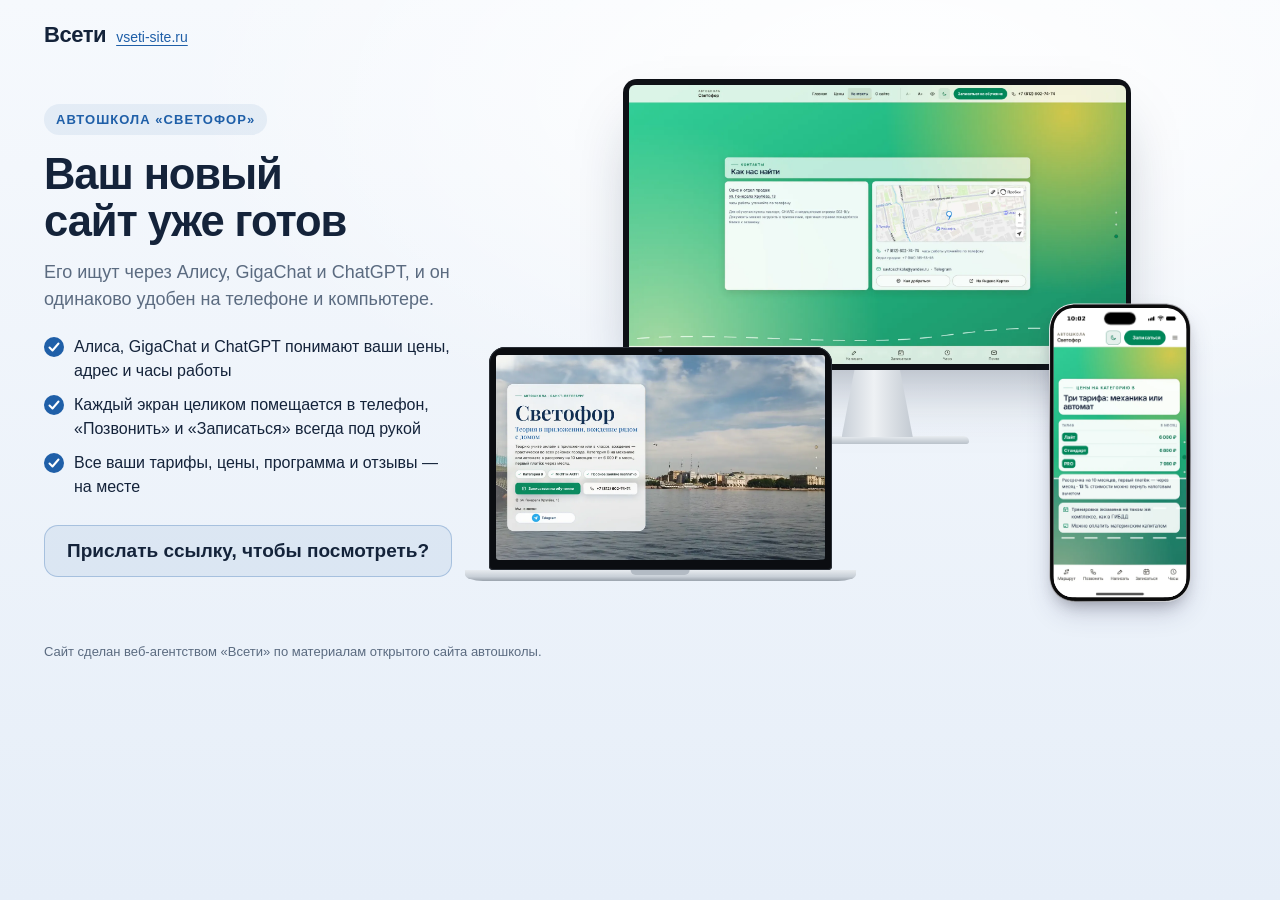
<file: vitrina/index.html>
<!doctype html>
<html lang="ru">
<head>
<meta charset="utf-8">
<meta name="viewport" content="width=device-width, initial-scale=1">
<meta name="robots" content="noindex, nofollow">
<title>Новый сайт автошколы «Светофор» — веб-агентство «Всети»</title>
<style>
@layer stageshow{:where(.ss-phone){position:relative}.ss-phone{flex-shrink:0;box-shadow:0 calc(var(--ps) * 40) calc(var(--ps) * 80) calc(var(--ps) * -16) #32325d40,0 calc(var(--ps) * 24) calc(var(--ps) * 48) calc(var(--ps) * -24) #0000004d}.ss-phone__glass{height:100%}.ss-phone__window{position:relative;overflow:hidden;isolation:isolate}.ss-phone:is([data-frame=pro],[data-frame=silver],[data-frame=bezel],[data-frame=clay],[data-frame=outline],[data-frame=bare]){--ss-phone-glass: #0b0b0c;--ss-phone-rim: #2c2c2d;--ss-phone-seam: #e0dfdc;--ss-phone-line: var(--ss-text-faint, #9a9a9d);background:none}.ss-phone__bands{position:absolute;inset:0;overflow:visible;pointer-events:none}.ss-phone:is([data-frame=pro],[data-frame=silver],[data-frame=bezel],[data-frame=clay],[data-frame=outline]) .ss-phone__glass{position:relative}.ss-phone[data-frame=pro]{--ss-phone-band-1: #e3e3e6;--ss-phone-band-2: #9a9ba0;--ss-phone-band-3: #cfd0d4;--ss-phone-band-4: #85868b;--ss-phone-band-5: #c9cacd}.ss-stage[data-theme=dark] .ss-phone[data-frame=pro],.ss-stage[data-theme=glass] .ss-phone[data-frame=pro][data-dark]{--ss-phone-band-1: #5b5c61;--ss-phone-band-2: #2b2c2f;--ss-phone-band-3: #48494d;--ss-phone-band-4: #232427;--ss-phone-band-5: #404145}.ss-phone[data-frame=silver]{--ss-phone-band-1: #f4f4f6;--ss-phone-band-2: #c9cacf;--ss-phone-band-3: #eeeef1;--ss-phone-band-4: #b9babf;--ss-phone-band-5: #e6e6ea}.ss-phone[data-frame=bezel]{--ss-phone-glass: #111113}.ss-phone[data-frame=clay]{--ss-phone-clay-top: color-mix(in srgb, var(--ss-phone-clay, #ecebe8), #fff 45%);--ss-phone-clay-bottom: color-mix(in srgb, var(--ss-phone-clay, #ecebe8), #000 6%);box-shadow:0 calc(var(--ps) * 30) calc(var(--ps) * 60) calc(var(--ps) * -12) #32325d33,0 calc(var(--ps) * 16) calc(var(--ps) * 32) calc(var(--ps) * -16) #00000029}.ss-stage[data-theme=dark] .ss-phone[data-frame=clay]{--ss-phone-clay-top: color-mix(in srgb, var(--ss-phone-clay, #2a2a2e), #fff 6%);--ss-phone-clay-bottom: var(--ss-phone-clay, #2a2a2e);--ss-phone-seam: #333338}.ss-phone[data-frame=outline]{box-shadow:none}.ss-stage[data-theme=blueprint] .ss-phone[data-frame=outline]{--ss-phone-line: var(--ss-line)}.ss-phone:not([data-frame=android],[data-frame=soft]) .ss-phone__status{height:62px;padding:0}.ss-phone:not([data-frame=android],[data-frame=soft]) .ss-phone__time{position:absolute;top:21.5px;left:0;width:138.5px;line-height:22px;text-align:center}.ss-phone:not([data-frame=android],[data-frame=soft]) .ss-phone__glyphs{position:absolute;top:25.33px;left:285.25px;align-items:flex-start;gap:8px}.ss-phone:not([data-frame=android],[data-frame=soft]) .ss-phone__signal{margin-top:1px}.ss-phone:not([data-frame=android],[data-frame=soft]) .ss-phone__battery{margin-top:.33px}.ss-phone[data-frame=photo]{position:relative;background:none}.ss-phone__photo{position:absolute;z-index:4;background:var(--ss-phone-photo-light, none) center / 100% 100% no-repeat;pointer-events:none}.ss-stage[data-theme=dark] .ss-phone__photo,.ss-phone[data-dark] .ss-phone__photo{background-image:var(--ss-phone-photo-dark, var(--ss-phone-photo-light, none))}.ss-phone[data-frame=android]{background:linear-gradient(150deg,#3a3b3f,#1d1e21 40%,#2f3034 70%,#1a1b1e)}.ss-phone[data-frame=android] .ss-phone__glass{background:#050505}.ss-phone[data-frame=android] .ss-phone__island{top:14px;width:24px;height:24px;border-radius:50%}.ss-phone[data-frame=android] .ss-phone__status{height:48px;padding:0 26px}.ss-phone[data-frame=android] .ss-phone__time{font-family:system-ui,sans-serif;font-size:15px;font-weight:500}.ss-phone[data-frame=android] .ss-phone__content[data-status]{padding-top:48px}.ss-phone[data-frame=android] .ss-phone__home{width:108px;height:4px}.ss-phone[data-frame=soft]{box-shadow:0 0 0 calc(var(--ps) * 1.5) #0a25400d,0 calc(var(--ps) * 30) calc(var(--ps) * 60) calc(var(--ps) * -12) #32325d2e,0 calc(var(--ps) * 18) calc(var(--ps) * 36) calc(var(--ps) * -18) #0000001f}.ss-phone[data-frame=soft] .ss-phone__glass{background:#f6f9fc;box-shadow:inset 0 calc(var(--ps) * -2.9) calc(var(--ps) * 7.2) #0a254038}.ss-stage[data-theme=dark] .ss-phone[data-frame=soft] .ss-phone__glass{background:#1c2433;box-shadow:inset 0 calc(var(--ps) * -2.9) calc(var(--ps) * 7.2) #00000073}.ss-phone__screen{--pt: 1px;position:absolute;top:0;left:0;display:flex;flex-direction:column;overflow:hidden;background:#fff;color:#000;font-family:-apple-system,system-ui,sans-serif;font-size:15px;letter-spacing:-.015em;transform-origin:0 0;-webkit-font-smoothing:antialiased}.ss-phone[data-dark] .ss-phone__screen{background:#000;color:#fff}.ss-phone__status{position:absolute;top:0;right:0;left:0;z-index:2;display:flex;align-items:center;justify-content:space-between;height:54px;padding:0 34px 0 52px;transition:color .3s ease;will-change:transform}.ss-phone__time{font-family:SF Pro Text,-apple-system,system-ui,sans-serif;font-variation-settings:"opsz" 17;font-size:17.67px;font-weight:590;letter-spacing:0}.ss-phone__island{position:absolute;top:var(--ss-island-top, 14px);left:50%;z-index:3;width:var(--ss-island-w, 95px);height:37px;border-radius:18.5px;background:#000;transform:translate(-50%)}.ss-phone__glyphs{display:flex;align-items:center;gap:8px}.ss-phone__glyph{display:block}.ss-phone__content{position:relative;flex:1;min-height:0}.ss-phone__content[data-status]{padding-top:62px}.ss-phone__content:not([data-status]){padding-top:44px}.ss-phone[data-frame=bare] .ss-phone__content{padding-right:8px;padding-left:8px}.ss-phone__home{position:absolute;bottom:8px;left:50%;z-index:2;width:144px;height:5px;border-radius:2.5px;background:currentColor;transform:translate(-50%);transition:color .3s ease;will-change:transform}.ss-lock{position:absolute;inset:0;color:#fff;text-align:center}.ss-lock__date{margin-top:66px;font-size:22px;font-weight:600;letter-spacing:-.01em;opacity:.85}.ss-lock__clock{margin-top:-4px;font-size:112px;font-weight:700;line-height:1;letter-spacing:-.035em;font-variant-numeric:tabular-nums;opacity:.92}.ss-lock__stack{position:absolute;right:0;bottom:118px;left:0;display:flex;flex-direction:column;gap:8px;text-align:left}.ss-lock__stack[data-at=top]{top:290px;bottom:auto}.ss-lock__controls{position:absolute;right:46px;bottom:48px;left:46px;display:flex;justify-content:space-between}.ss-lock__control{display:grid;place-items:center;width:50px;height:50px;border-radius:50%;background:#0a0c1842;backdrop-filter:blur(24px) saturate(1.3);color:#fff}.ss-notification{display:flex;align-items:center;gap:13px;margin:0 18px;padding:14px 17px 14px 14px;border-radius:23px;background:#fcfcfdc2;backdrop-filter:blur(30px) saturate(1.25);box-shadow:0 4px 24px #0000000f;color:#000;text-align:left}.ss-notification[data-banner]{position:absolute;top:56px;right:0;left:0;z-index:2;animation:ss-banner-in .52s cubic-bezier(.2,.9,.25,1) both}@keyframes ss-banner-in{0%{transform:translateY(-110px)}}.ss-notification__icon{display:grid;flex-shrink:0;place-items:center;width:38px;height:38px;overflow:hidden;border-radius:9px;background:var(--ss-accent);color:#fff}.ss-notification__icon:has(>img){background:none}.ss-notification__icon>img{display:block;width:100%;height:100%}.ss-notification__text{display:flex;flex:1;flex-direction:column;min-width:0;font-size:15px;line-height:18px;letter-spacing:-.016em}.ss-notification__head{display:flex;align-items:baseline;gap:8px}.ss-notification__title{flex:1;min-width:0;overflow:hidden;font-weight:600;white-space:nowrap;text-overflow:ellipsis}.ss-notification__time{flex-shrink:0;font-size:12px;letter-spacing:-.005em;color:#3c3c4399}.ss-notification__body{display:-webkit-box;overflow:hidden;-webkit-line-clamp:3;-webkit-box-orient:vertical}.ss-lock[data-size=satellite] .ss-lock__stack{top:232px;bottom:auto}.ss-lock[data-size=satellite][data-clock=off] .ss-lock__stack{top:74px}.ss-notification{will-change:transform}.ss-phone:not([data-dark]) .ss-notification{background:#ffffffeb;box-shadow:0 0 0 .5px #00000014,0 8px 24px #0000001f}.ss-phone__time-bar{display:inline-block;width:30px;height:7px;border-radius:4px;background:currentColor;opacity:.5}}
:root{--ink:#14233a;--muted:#5b6b80;--accent:#1f5fa8;--sand:#ffc94d;--bg1:#f6f9fd;--bg2:#e6eef8}
*{box-sizing:border-box}
html,body{margin:0}
body{font:16px/1.5 -apple-system,"Segoe UI",Roboto,Arial,sans-serif;color:var(--ink);background:radial-gradient(1200px 600px at 70% 10%,#ffffff 0,rgba(255,255,255,0) 60%),linear-gradient(180deg,var(--bg1),var(--bg2));min-height:100vh}
a{color:inherit}
.top{display:flex;align-items:center;justify-content:space-between;max-width:1240px;margin:0 auto;padding:18px 24px}
.brand{display:flex;align-items:baseline;gap:10px;text-decoration:none}
.brand b{font-size:22px;letter-spacing:-.02em}
.brand span{font-size:14px;color:var(--accent);text-decoration:underline;text-underline-offset:3px}
.hero{max-width:1240px;margin:0 auto;padding:10px 24px 40px;display:grid;grid-template-columns:minmax(0,.82fr) minmax(0,1.5fr);gap:36px;align-items:center}
.eyebrow{display:inline-block;font-size:13px;font-weight:600;letter-spacing:.08em;text-transform:uppercase;color:var(--accent);background:rgba(31,95,168,.08);padding:6px 12px;border-radius:999px}
h1{text-wrap:balance;font-size:clamp(30px,3.4vw,48px);line-height:1.08;letter-spacing:-.025em;margin:16px 0 14px}
.lead{font-size:18px;color:var(--muted);margin:0 0 22px;max-width:30em}
.pts{list-style:none;padding:0;margin:0 0 26px;display:grid;gap:10px}
.pts li{display:flex;gap:10px;align-items:flex-start}
.pts li::before{content:"";flex:none;width:20px;height:20px;margin-top:2px;border-radius:50%;background:var(--accent) url("data:image/svg+xml,%3Csvg xmlns='http://www.w3.org/2000/svg' viewBox='0 0 20 20'%3E%3Cpath d='M5.5 10.5l3 3 6-7' fill='none' stroke='%23fff' stroke-width='2' stroke-linecap='round' stroke-linejoin='round'/%3E%3C/svg%3E") center/100% no-repeat}
.cta{display:flex;flex-wrap:wrap;gap:14px;align-items:center}
.btn{display:inline-flex;align-items:center;gap:8px;min-height:52px;padding:0 26px;border-radius:14px;background:var(--accent);color:#fff;font-weight:600;text-decoration:none;box-shadow:0 10px 24px rgba(31,95,168,.28)}
.btn:hover{background:#174a86}
.ask{margin:0;display:inline-flex;align-items:center;min-height:52px;padding:12px 22px;line-height:1.3;border-radius:14px;background:rgba(31,95,168,.08);border:1.5px solid rgba(31,95,168,.28);color:var(--ink);font-size:19px;font-weight:600}
/* сцена с устройствами */
.stage{position:relative;width:100%;aspect-ratio:16/11.2}
.dv{position:absolute}
.dv img{display:block;width:100%;height:100%;object-fit:cover;object-position:center top}
.mon .scr img,.lap .scr img{height:auto}
.mon{left:18%;top:0;width:68%}
.mon .scr{padding:1.1%;background:#0e1116;border-radius:14px;box-shadow:0 30px 60px -20px rgba(20,35,58,.35)}
.mon .scr img{border-radius:6px}
.mon .neck{width:14%;aspect-ratio:1/.95;margin:0 auto;background:linear-gradient(90deg,#c9d0d8,#eef1f4 45%,#c3cad2);clip-path:polygon(18% 0,82% 0,100% 100%,0 100%)}
.mon .foot{width:36%;aspect-ratio:36/1.5;margin:-1px auto 0;border-radius:6px 6px 3px 3px;background:linear-gradient(180deg,#e9edf1,#b9c1ca);box-shadow:0 12px 20px -8px rgba(20,35,58,.4)}
.lap{left:0;bottom:4%;width:46%}
.lap .scr{padding:2.2% 2.2% 3%;background:#0b0d11;border-radius:16px 16px 4px 4px;position:relative;box-shadow:0 0 0 1px #2a2f37 inset}
.lap .scr::before{content:"";position:absolute;top:1%;left:50%;width:.9%;aspect-ratio:1;border-radius:50%;background:#2b3442;transform:translateX(-50%)}
.lap .scr img{border-radius:3px}
.lap .base{position:relative;height:0;padding-bottom:3.2%;margin:0 -7%;background:linear-gradient(180deg,#e7ebef 0,#c8cfd7 60%,#9aa3ad 100%);border-radius:0 0 18px 18px/0 0 60% 60%;box-shadow:0 22px 30px -14px rgba(20,35,58,.45)}
.lap .base::after{content:"";position:absolute;top:0;left:50%;width:15%;height:40%;transform:translateX(-50%);background:#b3bbc4;border-radius:0 0 8px 8px}
.tab{right:1.5%;bottom:3%;width:23%}
.tab .scr{aspect-ratio:820/1180;padding:4.5%;background:#121419;border-radius:22px;box-shadow:0 0 0 2px #c7ced6,0 28px 50px -18px rgba(20,35,58,.45)}
.tab .scr img{border-radius:10px}
.ph{right:6%;bottom:0;width:340px;transform-origin:100% 100%}
.ph-shot{display:block;width:100%;height:auto}
.note{max-width:1240px;margin:0 auto;padding:0 24px 34px;color:var(--muted);font-size:13px}
@media (max-width:600px){
  .stage{aspect-ratio:16/9.8}
  .mon{display:none}
  .lap{left:6%;width:64%;bottom:6%}
  .ph{right:5%}
}
@media (max-width:900px){
  .hero{grid-template-columns:1fr;gap:26px;padding-top:0}
  .stage{order:-1}
  .lead{font-size:16.5px}
}
</style>
</head>
<body>
<header class="top"><a class="brand" href="https://vseti-site.ru/" target="_blank" rel="noopener"><b>Всети</b><span>vseti-site.ru</span></a></header>
<main class="hero">
  <div class="txt">
    <span class="eyebrow">Автошкола «Светофор»</span>
    <h1>Ваш новый сайт уже готов</h1>
    <p class="lead">Его ищут через Алису, GigaChat и ChatGPT, и он одинаково удобен на телефоне и компьютере.</p>
    <ul class="pts">
      <li>Алиса, GigaChat и ChatGPT понимают ваши цены, адрес и часы работы</li>
      <li>Каждый экран целиком помещается в телефон, «Позвонить» и «Записаться» всегда под рукой</li>
      <li>Все ваши тарифы, цены, программа и отзывы — на месте</li>
    </ul>
    <div class="cta">
      <p class="ask">Прислать ссылку, чтобы посмотреть?</p>
    </div>
  </div>
  <div class="stage" id="stage" aria-label="Новый сайт на компьютере, ноутбуке и телефоне">
    <div class="dv mon"><div class="scr"><img src="img/monitor.webp?v=2" alt="" width="1600" height="900"></div><div class="neck"></div><div class="foot"></div></div>
    <div class="dv lap"><div class="scr"><img src="img/laptop.webp?v=2" alt="" width="1280" height="800"></div><div class="base"></div></div>
    <div class="dv ph" id="ph"><div class="ss-phone z-phone" data-frame="pro" style="width: 340px; height: 714.953px; padding: 2.38318px; border-radius: 61.1682px; --ps: 0.794392523364486px;"><svg class="ss-phone__bands" width="100%" height="100%" aria-hidden="true"><defs><linearGradient id="ph-band" x1="0.2" y1="0" x2="0.8" y2="1"><stop offset="0" style="stop-color: var(--ss-phone-band-1);"></stop><stop offset="0.22" style="stop-color: var(--ss-phone-band-2);"></stop><stop offset="0.48" style="stop-color: var(--ss-phone-band-3);"></stop><stop offset="0.74" style="stop-color: var(--ss-phone-band-4);"></stop><stop offset="1" style="stop-color: var(--ss-phone-band-5);"></stop></linearGradient><linearGradient id="ph-clay" x1="0" y1="0" x2="0" y2="1"><stop offset="0" style="stop-color: var(--ss-phone-clay-top);"></stop><stop offset="1" style="stop-color: var(--ss-phone-clay-bottom);"></stop></linearGradient></defs><g transform="translate(10.327102803738317 10.327102803738317)" stroke-linejoin="round"><path d="M262.94 0.00L267.09 0.06L270.49 0.24L273.65 0.53L276.65 0.94L279.51 1.47L282.27 2.11L284.93 2.87L287.50 3.74L289.97 4.72L292.36 5.81L294.65 7.02L296.85 8.33L298.96 9.75L300.98 11.27L302.90 12.90L304.72 14.62L306.45 16.45L308.08 18.37L309.60 20.38L311.02 22.49L312.33 24.70L313.53 26.99L314.63 29.37L315.61 31.85L316.48 34.41L317.24 37.07L317.88 39.83L318.41 42.70L318.82 45.69L319.11 48.85L319.29 52.25L319.35 56.40L319.35 637.90L319.29 642.04L319.11 645.45L318.82 648.60L318.41 651.60L317.88 654.47L317.24 657.23L316.48 659.89L315.61 662.45L314.63 664.92L313.53 667.31L312.33 669.60L311.02 671.80L309.60 673.91L308.08 675.93L306.45 677.85L304.72 679.68L302.90 681.40L300.98 683.03L298.96 684.55L296.85 685.97L294.65 687.28L292.36 688.49L289.97 689.58L287.50 690.56L284.93 691.43L282.27 692.19L279.51 692.83L276.65 693.36L273.65 693.77L270.49 694.06L267.09 694.24L262.94 694.30L56.40 694.30L52.25 694.24L48.85 694.06L45.69 693.77L42.70 693.36L39.83 692.83L37.07 692.19L34.41 691.43L31.85 690.56L29.37 689.58L26.99 688.49L24.70 687.28L22.49 685.97L20.38 684.55L18.37 683.03L16.45 681.40L14.62 679.68L12.90 677.85L11.27 675.93L9.75 673.91L8.33 671.80L7.02 669.60L5.81 667.31L4.72 664.92L3.74 662.45L2.87 659.89L2.11 657.23L1.47 654.47L0.94 651.60L0.53 648.60L0.24 645.45L0.06 642.04L0.00 637.90L0.00 56.40L0.06 52.25L0.24 48.85L0.53 45.69L0.94 42.70L1.47 39.83L2.11 37.07L2.87 34.41L3.74 31.85L4.72 29.37L5.81 26.99L7.02 24.70L8.33 22.49L9.75 20.38L11.27 18.37L12.90 16.45L14.62 14.62L16.45 12.90L18.37 11.27L20.38 9.75L22.49 8.33L24.70 7.02L26.99 5.81L29.37 4.72L31.85 3.74L34.41 2.87L37.07 2.11L39.83 1.47L42.70 0.94L45.69 0.53L48.85 0.24L52.25 0.06L56.40 0.00Z" fill="none" stroke-width="20.654205607476634" stroke="url(#ph-band)"></path><path d="M262.94 0.00L267.09 0.06L270.49 0.24L273.65 0.53L276.65 0.94L279.51 1.47L282.27 2.11L284.93 2.87L287.50 3.74L289.97 4.72L292.36 5.81L294.65 7.02L296.85 8.33L298.96 9.75L300.98 11.27L302.90 12.90L304.72 14.62L306.45 16.45L308.08 18.37L309.60 20.38L311.02 22.49L312.33 24.70L313.53 26.99L314.63 29.37L315.61 31.85L316.48 34.41L317.24 37.07L317.88 39.83L318.41 42.70L318.82 45.69L319.11 48.85L319.29 52.25L319.35 56.40L319.35 637.90L319.29 642.04L319.11 645.45L318.82 648.60L318.41 651.60L317.88 654.47L317.24 657.23L316.48 659.89L315.61 662.45L314.63 664.92L313.53 667.31L312.33 669.60L311.02 671.80L309.60 673.91L308.08 675.93L306.45 677.85L304.72 679.68L302.90 681.40L300.98 683.03L298.96 684.55L296.85 685.97L294.65 687.28L292.36 688.49L289.97 689.58L287.50 690.56L284.93 691.43L282.27 692.19L279.51 692.83L276.65 693.36L273.65 693.77L270.49 694.06L267.09 694.24L262.94 694.30L56.40 694.30L52.25 694.24L48.85 694.06L45.69 693.77L42.70 693.36L39.83 692.83L37.07 692.19L34.41 691.43L31.85 690.56L29.37 689.58L26.99 688.49L24.70 687.28L22.49 685.97L20.38 684.55L18.37 683.03L16.45 681.40L14.62 679.68L12.90 677.85L11.27 675.93L9.75 673.91L8.33 671.80L7.02 669.60L5.81 667.31L4.72 664.92L3.74 662.45L2.87 659.89L2.11 657.23L1.47 654.47L0.94 651.60L0.53 648.60L0.24 645.45L0.06 642.04L0.00 637.90L0.00 56.40L0.06 52.25L0.24 48.85L0.53 45.69L0.94 42.70L1.47 39.83L2.11 37.07L2.87 34.41L3.74 31.85L4.72 29.37L5.81 26.99L7.02 24.70L8.33 22.49L9.75 20.38L11.27 18.37L12.90 16.45L14.62 14.62L16.45 12.90L18.37 11.27L20.38 9.75L22.49 8.33L24.70 7.02L26.99 5.81L29.37 4.72L31.85 3.74L34.41 2.87L37.07 2.11L39.83 1.47L42.70 0.94L45.69 0.53L48.85 0.24L52.25 0.06L56.40 0.00Z" fill="none" stroke-width="15.88785046728972" style="stroke: var(--ss-phone-rim);"></path><path d="M262.94 0.00L267.09 0.06L270.49 0.24L273.65 0.53L276.65 0.94L279.51 1.47L282.27 2.11L284.93 2.87L287.50 3.74L289.97 4.72L292.36 5.81L294.65 7.02L296.85 8.33L298.96 9.75L300.98 11.27L302.90 12.90L304.72 14.62L306.45 16.45L308.08 18.37L309.60 20.38L311.02 22.49L312.33 24.70L313.53 26.99L314.63 29.37L315.61 31.85L316.48 34.41L317.24 37.07L317.88 39.83L318.41 42.70L318.82 45.69L319.11 48.85L319.29 52.25L319.35 56.40L319.35 637.90L319.29 642.04L319.11 645.45L318.82 648.60L318.41 651.60L317.88 654.47L317.24 657.23L316.48 659.89L315.61 662.45L314.63 664.92L313.53 667.31L312.33 669.60L311.02 671.80L309.60 673.91L308.08 675.93L306.45 677.85L304.72 679.68L302.90 681.40L300.98 683.03L298.96 684.55L296.85 685.97L294.65 687.28L292.36 688.49L289.97 689.58L287.50 690.56L284.93 691.43L282.27 692.19L279.51 692.83L276.65 693.36L273.65 693.77L270.49 694.06L267.09 694.24L262.94 694.30L56.40 694.30L52.25 694.24L48.85 694.06L45.69 693.77L42.70 693.36L39.83 692.83L37.07 692.19L34.41 691.43L31.85 690.56L29.37 689.58L26.99 688.49L24.70 687.28L22.49 685.97L20.38 684.55L18.37 683.03L16.45 681.40L14.62 679.68L12.90 677.85L11.27 675.93L9.75 673.91L8.33 671.80L7.02 669.60L5.81 667.31L4.72 664.92L3.74 662.45L2.87 659.89L2.11 657.23L1.47 654.47L0.94 651.60L0.53 648.60L0.24 645.45L0.06 642.04L0.00 637.90L0.00 56.40L0.06 52.25L0.24 48.85L0.53 45.69L0.94 42.70L1.47 39.83L2.11 37.07L2.87 34.41L3.74 31.85L4.72 29.37L5.81 26.99L7.02 24.70L8.33 22.49L9.75 20.38L11.27 18.37L12.90 16.45L14.62 14.62L16.45 12.90L18.37 11.27L20.38 9.75L22.49 8.33L24.70 7.02L26.99 5.81L29.37 4.72L31.85 3.74L34.41 2.87L37.07 2.11L39.83 1.47L42.70 0.94L45.69 0.53L48.85 0.24L52.25 0.06L56.40 0.00Z" fill="none" stroke-width="14.69626168224299" style="stroke: var(--ss-phone-glass);"></path></g></svg><div class="ss-phone__glass" style="padding: 7.94393px; border-radius: 58.785px;"><div class="ss-phone__window" style="width: 319.346px; height: 694.299px; clip-path: path(&quot;M 262.94 0 L 267.09 0.06 L 270.49 0.24 L 273.65 0.53 L 276.65 0.94 L 279.51 1.47 L 282.27 2.11 L 284.93 2.87 L 287.5 3.74 L 289.97 4.72 L 292.36 5.81 L 294.65 7.02 L 296.85 8.33 L 298.96 9.75 L 300.98 11.27 L 302.9 12.9 L 304.72 14.62 L 306.45 16.45 L 308.08 18.37 L 309.6 20.38 L 311.02 22.49 L 312.33 24.7 L 313.53 26.99 L 314.63 29.37 L 315.61 31.85 L 316.48 34.41 L 317.24 37.07 L 317.88 39.83 L 318.41 42.7 L 318.82 45.69 L 319.11 48.85 L 319.29 52.25 L 319.35 56.4 L 319.35 637.9 L 319.29 642.04 L 319.11 645.45 L 318.82 648.6 L 318.41 651.6 L 317.88 654.47 L 317.24 657.23 L 316.48 659.89 L 315.61 662.45 L 314.63 664.92 L 313.53 667.31 L 312.33 669.6 L 311.02 671.8 L 309.6 673.91 L 308.08 675.93 L 306.45 677.85 L 304.72 679.68 L 302.9 681.4 L 300.98 683.03 L 298.96 684.55 L 296.85 685.97 L 294.65 687.28 L 292.36 688.49 L 289.97 689.58 L 287.5 690.56 L 284.93 691.43 L 282.27 692.19 L 279.51 692.83 L 276.65 693.36 L 273.65 693.77 L 270.49 694.06 L 267.09 694.24 L 262.94 694.3 L 56.4 694.3 L 52.25 694.24 L 48.85 694.06 L 45.69 693.77 L 42.7 693.36 L 39.83 692.83 L 37.07 692.19 L 34.41 691.43 L 31.85 690.56 L 29.37 689.58 L 26.99 688.49 L 24.7 687.28 L 22.49 685.97 L 20.38 684.55 L 18.37 683.03 L 16.45 681.4 L 14.62 679.68 L 12.9 677.85 L 11.27 675.93 L 9.75 673.91 L 8.33 671.8 L 7.02 669.6 L 5.81 667.31 L 4.72 664.92 L 3.74 662.45 L 2.87 659.89 L 2.11 657.23 L 1.47 654.47 L 0.94 651.6 L 0.53 648.6 L 0.24 645.45 L 0.06 642.04 L 0 637.9 L 0 56.4 L 0.06 52.25 L 0.24 48.85 L 0.53 45.69 L 0.94 42.7 L 1.47 39.83 L 2.11 37.07 L 2.87 34.41 L 3.74 31.85 L 4.72 29.37 L 5.81 26.99 L 7.02 24.7 L 8.33 22.49 L 9.75 20.38 L 11.27 18.37 L 12.9 16.45 L 14.62 14.62 L 16.45 12.9 L 18.37 11.27 L 20.38 9.75 L 22.49 8.33 L 24.7 7.02 L 26.99 5.81 L 29.37 4.72 L 31.85 3.74 L 34.41 2.87 L 37.07 2.11 L 39.83 1.47 L 42.7 0.94 L 45.69 0.53 L 48.85 0.24 L 52.25 0.06 L 56.4 0 Z&quot;);"><div class="ss-phone__screen" style="width: 402px; height: 874px; transform: scale(0.794393); --ss-screen-r: 64px;"><div class="ss-phone__status"><span class="ss-phone__time">10:02</span><span class="ss-phone__glyphs"><svg viewBox="0 0 20.33 13.67" width="20.33" height="13.67" class="ss-phone__glyph ss-phone__signal"><rect x="0" y="7.34" width="3.333" height="6.33" rx="1.667" fill="currentColor"></rect><rect x="5.667" y="5" width="3.333" height="8.67" rx="1.667" fill="currentColor"></rect><rect x="11.334" y="2.67" width="3.333" height="11" rx="1.667" fill="currentColor"></rect><rect x="17.000999999999998" y="0" width="3.333" height="13.67" rx="1.667" fill="currentColor"></rect></svg><svg viewBox="0 0 19.33 14.33" width="19.33" height="14.33" class="ss-phone__glyph ss-phone__wifi"><path fill-rule="evenodd" fill="currentColor" d="M0.415933 5.54283C0.902185 6.04412 1.66017 5.95818 2.27513 5.41393C4.30595 3.58064 6.83731 2.63535 9.66901 2.63535C12.5007 2.63535 15.0464 3.60928 17.0629 5.41393C17.6636 5.97251 18.4215 6.0298 18.9221 5.54283C19.4226 5.02722 19.4942 4.2538 18.9793 3.70954C16.8341 1.51819 13.3302 0 9.66901 0C6.00783 0 2.48965 1.53251 0.358727 3.72387C-0.156127 4.2538 -0.0989213 5.02722 0.415933 5.55715L0.415933 5.54283ZM3.94841 9.13779C4.50617 9.68205 5.22124 9.62476 5.85051 9.10915C6.88022 8.29276 8.25316 7.73418 9.66901 7.7485C11.0706 7.7485 12.4435 8.29276 13.4875 9.12347C14.1168 9.63908 14.8605 9.66773 15.4039 9.12347C15.9331 8.57921 16.0189 7.7485 15.4611 7.23289C14.0739 5.98683 11.9859 5.11315 9.68332 5.11315C7.38077 5.11315 5.27845 5.98683 3.9055 7.23289C3.41925 7.69121 3.31914 8.47896 3.96271 9.13779L3.94841 9.13779ZM8.72511 13.8929C9.34008 14.4801 9.98365 14.4801 10.5986 13.8929L11.757 12.7757C12.372 12.1742 12.5007 11.4151 11.7999 10.8995C11.2136 10.4841 10.4699 10.212 9.66901 10.212C8.86813 10.212 8.11015 10.4841 7.53809 10.9138C6.83731 11.4151 6.98033 12.1885 7.59529 12.7757L8.73942 13.8929L8.72511 13.8929Z"></path></svg><svg viewBox="0 0 29.33 13.67" width="29.33" height="13.67" class="ss-phone__glyph ss-phone__battery"><path fill="currentColor" d="M0 6.4C0 4.15979 0 3.03969 0.435974 2.18404C0.819467 1.43139 1.43139 0.819467 2.18404 0.435974C3.03969 0 4.15979 0 6.4 0L19.933 0C22.1732 0 23.2933 0 24.149 0.435974C24.9016 0.819467 25.5135 1.43139 25.897 2.18404C26.333 3.03969 26.333 4.15979 26.333 6.4L26.333 7.26666C26.333 9.50687 26.333 10.627 25.897 11.4826C25.5135 12.2353 24.9016 12.8472 24.149 13.2307C23.2933 13.6667 22.1732 13.6667 19.933 13.6667L6.4 13.6667C4.15979 13.6667 3.03969 13.6667 2.18404 13.2307C1.43139 12.8472 0.819467 12.2353 0.435974 11.4826C0 10.627 0 9.50687 0 7.26666L0 6.4Z"></path><path fill-rule="evenodd" fill="currentColor" transform="translate(27.33 4.33)" d="M0 0L0 5C0.601505 4.8625 2 3.75 2 2.5C2 1.25 0.601505 0.1375 0 0Z"></path></svg></span></div><span class="ss-phone__island"></span><div class="ss-phone__content" data-status="true"><img class="ph-shot" src="img/phone.webp?v=2" alt="Новый сайт автошколы «Светофор» на телефоне" width="393" height="794"></div><span class="ss-phone__home"></span></div></div></div></div></div>
  </div>
</main>
<p class="note">Сайт сделан веб-агентством «Всети» по материалам открытого сайта автошколы.</p>
<script>
(function(){var st=document.getElementById('stage'),ph=document.getElementById('ph');
function fit(){var k=st.clientWidth*(innerWidth<=600?0.27:0.19)/340;ph.style.transform='scale('+k+')';}
fit();addEventListener('resize',fit);})();
</script>
</body>
</html>
</file>
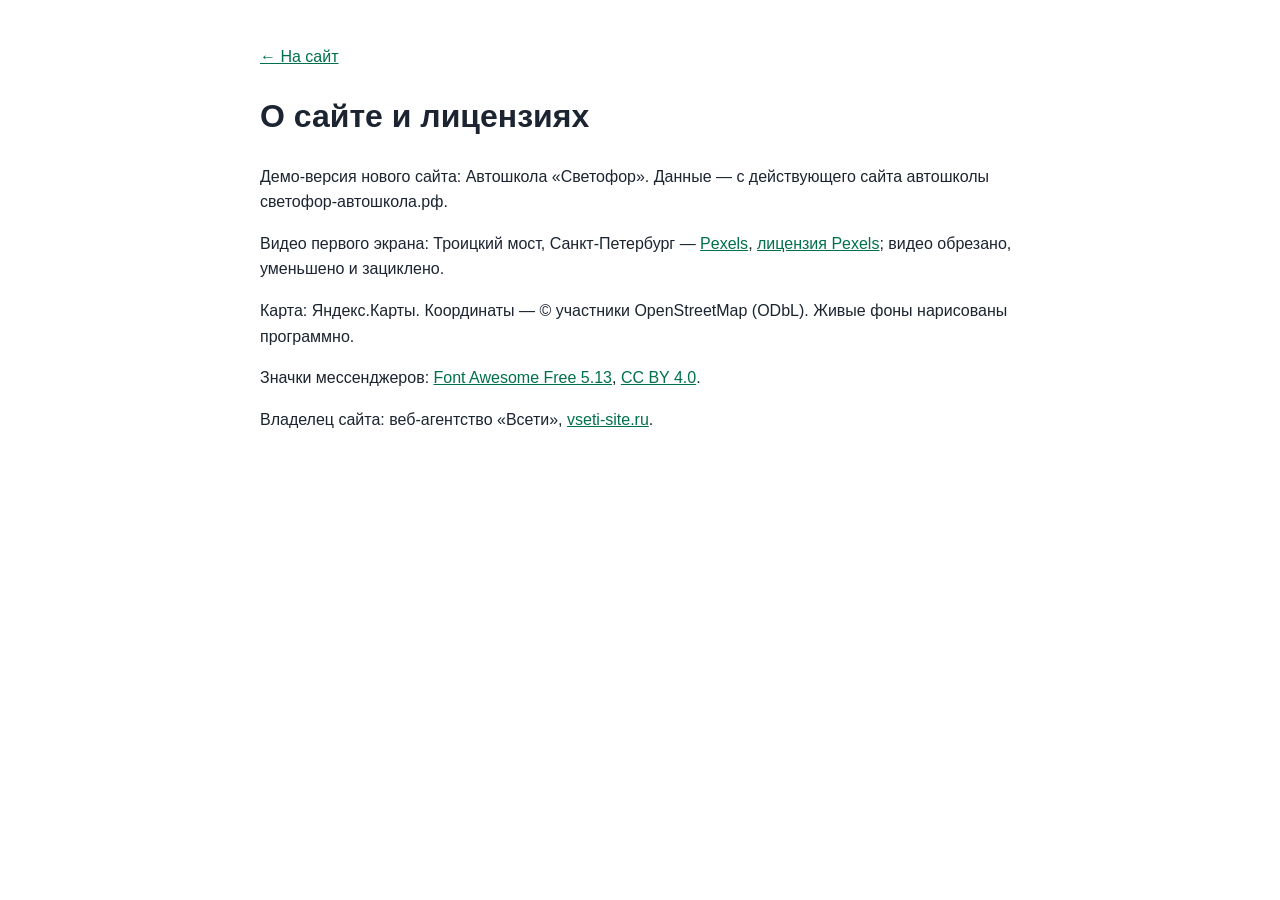
<file: credits.html>
<!doctype html><html lang="ru"><head><meta charset="utf-8"><meta name="viewport" content="width=device-width,initial-scale=1"><meta name="robots" content="noindex"><title>О сайте — Автошкола «Светофор»</title>
<style>body{font:16px/1.6 Inter,Arial,sans-serif;max-width:760px;margin:0 auto;padding:28px 18px;color:#1b2430}a{color:#00704a}</style></head><body>
<p><a href="./">← На сайт</a></p><h1>О сайте и лицензиях</h1>
<p>Демо-версия нового сайта: Автошкола «Светофор». Данные — с действующего сайта автошколы светофор-автошкола.рф.</p>
<p>Видео первого экрана: Троицкий мост, Санкт-Петербург — <a href="https://www.pexels.com/video/8301737/" target="_blank" rel="noopener">Pexels</a>, <a href="https://www.pexels.com/license/" target="_blank" rel="noopener">лицензия Pexels</a>; видео обрезано, уменьшено и зациклено.</p>
<p>Карта: Яндекс.Карты. Координаты — © участники OpenStreetMap (ODbL). Живые фоны нарисованы программно.</p>
<p>Значки мессенджеров: <a href="https://fontawesome.com" target="_blank" rel="noopener">Font Awesome Free 5.13</a>, <a href="https://creativecommons.org/licenses/by/4.0/" target="_blank" rel="noopener">CC BY 4.0</a>.</p>
<p>Владелец сайта: веб-агентство «Всети», <a href="https://vseti-site.ru" target="_blank" rel="noopener">vseti-site.ru</a>.</p>
</body></html>
</file>
<file: css/etalon.css>
/* ==========================================================================
   Эталон нотариуса. Общий слой поверх встроенных стилей index.html:
   видео-первый экран, «жидкое стекло», интерьеры на фоне экранов,
   шапка и нижняя панель со второго экрана, карточки Spotlight Card.
   ========================================================================== */

/* плавное проявление подсветки рамки (Chrome/Safari/Firefox новых версий) */
@property --hl{syntax:'<number>';inherits:true;initial-value:0}

:root{
  --glass:rgba(0,0,0,.4);
  --glass-blur:4px;
  --spot:255,196,108;          /* тёплый янтарь под интерьеры */
  --spring:cubic-bezier(.2,.9,.3,1.35);
}

/* ---------- светлый текст на тёмном стекле для всего, что лежит на фото ---------- */
.sec:not(.sec-hero),.hdr,.bar,.mmenu{
  --card:rgba(0,0,0,.4); --card-rgb:0,0,0;
  --text:#fff; --muted:rgba(255,255,255,.84);
  --line:rgba(255,255,255,.3); --line2:rgba(255,255,255,.2);
  --accent:#ecd9ac; --accent-d:#f6e9c8; --accent-l:#d3bc8a; --accent-soft:rgba(255,255,255,.13);
  --bg:rgba(0,0,0,.3); --bg2:transparent; --bg3:rgba(255,255,255,.13);
  --on-accent:#1d170b;
  --shadow:0 1px 12px rgba(0,0,0,.35); --shadow-lg:0 18px 50px rgba(0,0,0,.5);
  --ok:#8fe3a8; --bad:#ff9f96;
  color:#fff;
}
.sec:not(.sec-hero){background:#2b2319}
.sec:not(.sec-hero) .sec-scroll{
  position:relative;z-index:1;
  padding-top:calc(var(--hdr-h) / var(--zc,1) + 12px);padding-bottom:calc(var(--bar-h) + 12px);
  text-shadow:0 1px 2px rgba(0,0,0,.45)
}
.sec:not(.sec-hero) :is(input,select,textarea,button.btn,.btn){text-shadow:none}

/* ---------- фон экранов: интерьеры, затемнение ровно 50% ---------- */
.sec-bg{position:absolute;inset:0;z-index:0;overflow:hidden;pointer-events:none;background:#2b2319}
.sec-bg picture{display:block;width:100%;height:100%}
.sec-bg img{display:block;width:100%;height:100%;object-fit:cover;opacity:0;transition:opacity .9s ease}
.sec-bg img.ld,html:not(.js) .sec-bg img{opacity:1}
.sec-bg::after{content:"";position:absolute;inset:0;background:rgba(0,0,0,.5)}

/* ==========================================================================
   Жидкое стекло
   ========================================================================== */
.glass,
.sec:not(.sec-hero) :is(.sec-head,.svc,.step,.rev,.rsum,.cred,.cbox,.fq,.about-txt,.tf-card,.quote,.ilink,.chips li,.foot,.rate-chip){
  position:relative;isolation:isolate;
  background:var(--glass);
  -webkit-backdrop-filter:blur(var(--glass-blur));backdrop-filter:blur(var(--glass-blur));
  border:0;border-radius:var(--radius);
  box-shadow:0 8px 30px rgba(0,0,0,.14);
}
/* тонкая светлая рамка-градиент; рядом с курсором рамка разгорается (--hl, --x, --y) */
.glass::after,
.sec:not(.sec-hero) :is(.sec-head,.svc,.step,.rev,.rsum,.cred,.cbox,.fq,.about-txt,.tf-card,.quote,.ilink,.chips li,.foot,.rate-chip)::after{
  content:"";position:absolute;inset:0;border-radius:inherit;padding:1.4px;pointer-events:none;z-index:2;
  background:
    radial-gradient(230px circle at var(--x,50%) var(--y,50%),rgba(255,226,160,calc(var(--hl,0)*1)),rgba(var(--spot),calc(var(--hl,0)*.65)) 38%,transparent 72%),
    linear-gradient(160deg,rgba(255,255,255,.58) 0%,rgba(255,255,255,.16) 22%,rgba(255,255,255,0) 44%,rgba(255,255,255,0) 60%,rgba(255,255,255,.16) 82%,rgba(255,255,255,.5) 100%);
  -webkit-mask:linear-gradient(#000 0 0) content-box,linear-gradient(#000 0 0);
  -webkit-mask-composite:xor;mask-composite:exclude;
}
.sec:not(.sec-hero) .sec-head{display:block;width:fit-content;max-width:100%;border-radius:18px;padding:14px 22px 16px;margin-bottom:16px}
.sec:not(.sec-hero) .sec-head .h2{margin-top:8px}
.sec:not(.sec-hero) .sec-head .lead{margin-top:8px}
.sec:not(.sec-hero) .sec-head .demo-note{background:rgba(255,255,255,.1);border-left-color:var(--accent)}

/* ==========================================================================
   Spotlight Card: пятно света под курсором внутри карточки (::before),
   подсветка рамки рядом с курсором (::after выше), «прыжок» scale + тень.
   Позицию --x/--y ставит один общий обработчик pointermove (js/etalon.js).
   ========================================================================== */
.glow{position:relative;isolation:isolate;--hov:1.035}
.glow::before{
  content:"";position:absolute;inset:0;border-radius:inherit;pointer-events:none;z-index:-1;
  background:
    radial-gradient(340px circle at var(--x,50%) var(--y,50%),rgba(var(--spot),.5),rgba(var(--spot),.2) 38%,transparent 72%);
  opacity:0;transition:opacity .35s ease;
}
.glow.lit{--hl:1}
.glow.lit::before{opacity:1}
.glow{transition:scale .38s var(--spring),box-shadow .32s ease,--hl .3s ease}
.glow.rv{transition:opacity .7s ease var(--rvd),translate .7s ease var(--rvd),scale .38s var(--spring),box-shadow .32s ease,--hl .3s ease}
@media (hover:hover) and (pointer:fine){
  .glow:hover{scale:var(--hov);z-index:6;box-shadow:0 24px 54px rgba(0,0,0,.5),0 0 34px rgba(var(--spot),.2)}
}
/* ---------- «Контакты» («Как нас найти»): плашки при наведении и касании загораются жёлтым — яркая рамка и мягкое
   свечение вокруг; размер не меняется (никаких увеличений и сдвигов раскладки), видно в обеих темах ---------- */
:root{--gy-ring:255,208,80;--gy-glow:255,200,64}
html[data-theme="light"]{--gy-ring:232,154,0;--gy-glow:255,186,30}
#contacts .glow{--gy:0 0 0 2.5px rgba(var(--gy-ring),.98),0 0 22px 4px rgba(var(--gy-glow),.66),0 0 58px 14px rgba(var(--gy-glow),.32),0 8px 30px rgba(0,0,0,.14);
  --gy0:0 0 0 0 rgba(var(--gy-ring),0),0 0 0 0 rgba(var(--gy-glow),0),0 0 0 0 rgba(var(--gy-glow),0),0 8px 30px rgba(0,0,0,.14)}
@media (hover:hover) and (pointer:fine){
  #contacts .glow:hover{scale:1;box-shadow:var(--gy)}
  /* заголовок с рейтингом: когда курсор на значке рейтинга, светится только значок */
  #contacts .sec-head:has(.rate-chip:hover):hover{box-shadow:var(--gy0)}
}
#contacts .glow.tap{animation:cGlowTap 1.4s ease-out,glowHl .62s ease-out}
@keyframes cGlowTap{0%{box-shadow:var(--gy0)}14%,62%{box-shadow:var(--gy)}100%{box-shadow:var(--gy0)}}
html[data-hc="1"] #contacts .glow:hover{outline:3px solid #ffd400;outline-offset:2px}
/* крупные плашки берут нижнюю границу 1,03: 3,5 % от 600 px — это уже 20 px */
.hero-plq,.about-txt,.tf-card,.sec-head,.cbox{--hov:1.03}

/* касание на телефоне: вспышка пятна в точке касания и подпрыгивание */
.glow.tap{animation:glowTap .62s var(--spring),glowHl .62s ease-out}
.glow.tap::before{animation:spotFlash .62s ease-out}
@keyframes glowTap{0%{scale:1}38%{scale:var(--tap,1.045)}100%{scale:1}}
@keyframes glowHl{0%{--hl:0}22%{--hl:1}100%{--hl:0}}
@keyframes spotFlash{0%{opacity:0}18%{opacity:1}100%{opacity:0}}

/* ---------- появление блоков при входе на экран ---------- */
.rv{--rvd:calc(var(--i,0) * 90ms);opacity:0;transform:none;translate:0 18px;
  transition:opacity .7s ease var(--rvd),translate .7s ease var(--rvd)}
.sec.active .rv{opacity:1;transform:none;translate:0 0}
/* первый экран: блоки стартуют сами (экран активен с загрузки), по очереди после слова */
.sec-hero .rv{--rvd:calc(var(--hero-d,1.8s) + var(--i,0) * 140ms);opacity:1;translate:0 0}
.sec-hero .kicker.rv{--rvd:.45s}
/* анимация заголовка стартует — скрипт ставит .go, и остальные блоки выходят следом за словом */
.sec-hero.go .rv{animation:heroIn .9s cubic-bezier(.2,.7,.2,1) var(--rvd) both}
html.js .sec-hero:not(.go) .rv{opacity:0;translate:0 18px;animation:heroSafe .01s linear 5s forwards}
@keyframes heroIn{from{opacity:0;translate:0 18px}to{opacity:1;translate:0 0}}
@keyframes heroSafe{to{opacity:1;translate:0 0}}

/* ==========================================================================
   Первый экран
   ========================================================================== */
.sec-hero{background:#8fb1d4;color:#fff;
  /* А−/А+ первый экран не трогают: страница в zoom, экран — встречный zoom (как шапка), поэтому он на любой ступени
     выглядит ровно как при 100 %. Единицы vw/vh и высота экрана считаются от окна без поправки. */
  zoom:calc(1 / var(--zc,1)); --vwu:1vw; --vhu:1vh;
  /* высота — та же видимая, что у остальных экранов (скрипт кладёт её в --vhr); 100vh во встроенном браузере Telegram на Android
     считается при спрятанной верхней панели и выше видимой части — первый экран выходил выше, и все следующие съезжали вниз */
  --vh:var(--vhr, calc(100 * var(--vhu)))}
.hero-bg{position:absolute;inset:0;overflow:hidden;background:#9db9d6 url(../img/hero-poster.jpg) 54% 50%/cover no-repeat}
.hero-video{position:absolute;inset:0;width:100%;height:100%;object-fit:cover;object-position:54% 50%;background:transparent}
.hero-clouds{
  position:absolute;left:0;top:0;width:100%;height:58%;pointer-events:none;opacity:0;transition:opacity 2.4s ease;
  -webkit-mask-image:linear-gradient(180deg,#000 0%,#000 36%,rgba(0,0,0,.55) 66%,transparent 100%);
          mask-image:linear-gradient(180deg,#000 0%,#000 36%,rgba(0,0,0,.55) 66%,transparent 100%)
}
.hero-clouds.on{opacity:1}
/* угасание к низу рисует сам шейдер (js/clouds.js): маска на canvas — лишний проход на каждый кадр */
.hero-clouds.baked{-webkit-mask-image:none;mask-image:none}
/* точки-переходы по краю не растут с А+: иначе на ступенях 130–150 % они наезжают на плашки первого экрана и карточки */
.dots{zoom:calc(1 / var(--zc,1))}

.sec-hero .sec-scroll{position:relative;z-index:1;padding:26px clamp(20px,calc(3.4*var(--vwu,1vw)),64px);display:flex;flex-direction:column}
.sec-hero .wrap{max-width:none;margin:auto 0}
.hero-plq{
  --plq-w:clamp(500px,calc(38*var(--vwu,1vw)),660px);--plq-pad:clamp(24px,calc(2.4*var(--vwu,1vw)),36px);
  width:min(100%,var(--plq-w));padding:var(--plq-pad);border-radius:28px;
  color:#fff;text-shadow:0 1px 3px rgba(0,0,0,.5);
  animation:plqIn .9s ease both
}
@keyframes plqIn{from{opacity:0;translate:0 14px}to{opacity:1;translate:0 0}}
.hero-plq .kicker{color:#f6e6bd;font-size:12.5px;letter-spacing:.15em}
.hero-plq .kicker::before{background:#f6e6bd}
.hero-h1{margin:14px 0 0;font-weight:500}
.hw{
  display:inline-block;font-family:var(--serif);font-weight:500;line-height:1.06;letter-spacing:-.005em;color:#fff;
  font-size:calc((var(--plq-w) - 2 * var(--plq-pad)) / 4.9);
  text-shadow:0 2px 22px rgba(0,0,0,.35),0 1px 2px rgba(0,0,0,.4);white-space:nowrap
}
.hn{display:block;margin-top:6px;font-family:var(--serif);font-weight:500;font-size:clamp(20px,calc(1.9*var(--vwu,1vw)),28px);line-height:1.2;color:#f7ecd2}
.hero-lead{margin-top:16px;max-width:none;font-size:clamp(15px,calc(1.15*var(--vwu,1vw)),17px);line-height:1.5;color:rgba(255,255,255,.94)}
.hero-addr{margin-top:10px;font-size:14px}
.hero-addr .addr-link{color:#fff;border-bottom-color:rgba(255,255,255,.55)}
.hero-addr .addr-link:hover{color:#f6e6bd}
.hero-cta{display:flex;flex-wrap:wrap;gap:12px;margin-top:22px}
.btn-glass{
  min-height:52px;padding:0 26px;font-size:16px;color:#fff;border:0;background:var(--glass);
  -webkit-backdrop-filter:blur(var(--glass-blur));backdrop-filter:blur(var(--glass-blur));text-shadow:none
}
.btn-glass:hover{background:var(--glass);color:#fff}
.btn-glass.btn-book{background:rgba(var(--spot),.9);color:#2a1d07;font-weight:700;box-shadow:0 8px 26px rgba(var(--spot),.3)}
.btn-glass.btn-book:hover{background:rgba(var(--spot),.95);color:#2a1d07}
.btn-glass.btn-book::after{display:none}
.btn-glass.btn-book::before{background:radial-gradient(160px circle at var(--x,50%) var(--y,50%),rgba(255,255,255,.75),rgba(255,255,255,.25) 45%,transparent 75%)}
.btn-glass .ico{width:19px;height:19px}
.hero-plq .status{margin-top:16px;background:rgba(0,0,0,.28);border-color:rgba(255,255,255,.3);text-shadow:none}

/* ==========================================================================
   Шапка и нижняя панель: только со второго экрана
   ========================================================================== */
.hdr{
  background:var(--glass);-webkit-backdrop-filter:blur(8px);backdrop-filter:blur(8px);border-bottom:0;
  transition:transform .5s var(--ease),opacity .35s ease,visibility 0s linear 0s
}
.hdr::after{content:"";position:absolute;left:0;right:0;bottom:0;height:1px;background:linear-gradient(90deg,transparent,rgba(255,255,255,.45),transparent)}
body[data-sec="0"] .hdr{transform:translateY(-105%);opacity:0;visibility:hidden;pointer-events:none;transition:transform .45s var(--ease),opacity .3s ease,visibility 0s linear .45s}
.hdr-in{max-width:1440px;padding:0 28px;gap:18px}
.brand-s{color:rgba(255,255,255,.78)}
.brand-n{font-size:16px;font-weight:600;color:#fff;text-shadow:0 1px 3px rgba(0,0,0,.4)}
.nav{gap:2px}
.nav-a{color:#fff;opacity:.9;font-size:14.5px;padding:10px 12px;white-space:nowrap}
.brand{flex:none}
.nav-a:hover,.nav-a.cur,.nav > li.open > .nav-a{background:rgba(255,255,255,.14);opacity:1}
.nav-a.cur{box-shadow:inset 0 -2px 0 rgba(var(--spot),.95)}
.hdr-tools{margin-left:10px;gap:10px}
.hdr .tool{color:#fff;opacity:.9}
.hdr .tool:hover{background:rgba(255,255,255,.14);opacity:1}
.hdr .btn-primary{background:rgba(var(--spot),.95);border-color:transparent;color:#2a1d07;font-weight:700}
.hdr .btn-primary:hover{background:#ffd998;color:#2a1d07}
.hdr-tel{display:inline-flex;align-items:center;gap:8px;min-height:44px;padding:0 6px;font-weight:600;font-size:15px;white-space:nowrap;color:#fff;border-radius:10px}
.hdr-tel .ico{width:18px;height:18px}
.hdr-tel:hover{color:#ffe2a8}
.mega{background:rgba(24,19,12,.9);-webkit-backdrop-filter:blur(16px);backdrop-filter:blur(16px);border:1px solid rgba(255,255,255,.2)}
.mega-it:hover{background:rgba(255,255,255,.12)}
.lang-dd{background:rgba(24,19,12,.92);-webkit-backdrop-filter:blur(16px);backdrop-filter:blur(16px);border:1px solid rgba(255,255,255,.22);color:#fff}
.lang-dd a:hover,.lang-dd button:hover{background:rgba(255,255,255,.12)}
.lang-dd a.cur{color:#ffe2a8}
/* размер текста, контраст, тема: прямо на плашке, рядом с языком */
.hdr-a11y{display:flex;align-items:center;gap:2px;margin-left:2px;padding-left:8px;border-left:1px solid rgba(255,255,255,.28)}
.hdr-a11y .tool{width:44px;height:44px}
.hdr #hcBtn[aria-pressed="true"]{background:rgba(255,226,168,.2);color:#ffe2a8;opacity:1}
.hdr .tool:disabled{opacity:.35;cursor:default}
.hdr .tool:disabled:hover{background:none}
.mm-tools{display:none}

.bar{
  background:var(--glass);-webkit-backdrop-filter:blur(8px);backdrop-filter:blur(8px);border-top:0;box-shadow:none;
  transition:transform .5s var(--ease),opacity .35s ease,visibility 0s linear 0s
}
.bar::before{content:"";position:absolute;left:0;right:0;top:0;height:1px;background:linear-gradient(90deg,transparent,rgba(255,255,255,.45),transparent)}
body[data-sec="0"] .bar{transform:translateY(105%);opacity:0;visibility:hidden;pointer-events:none;transition:transform .45s var(--ease),opacity .3s ease,visibility 0s linear .45s}
.bi{color:#fff;opacity:.88}
.bi:hover{background:rgba(255,255,255,.14);opacity:1}
.bi.cur{color:#ffe2a8}

.dots button::after{background:#fff;opacity:.6;box-shadow:0 0 0 1px rgba(0,0,0,.35)}
.dots button.cur::after{background:rgb(var(--spot));opacity:1}

.mmenu{background:rgba(22,17,11,.93);-webkit-backdrop-filter:blur(14px);backdrop-filter:blur(14px);color:#fff;bottom:var(--bar-h)}
.mmenu .macc-list button:hover{background:rgba(255,255,255,.12)}
.mmenu .mmenu-foot .btn{justify-content:center;padding:0 22px;font-size:16px}
.mmenu .btn-primary{background:rgba(var(--spot),.95);border-color:transparent;color:#2a1d07;font-weight:700}
.mmenu .btn-ghost{border-color:rgba(255,255,255,.4);color:#fff}
.mm-set{margin-top:16px;display:grid;gap:10px}
.mm-row{display:flex;flex-wrap:wrap;gap:8px;align-items:center}
.mm-lbl{width:56px;font-size:13px;color:var(--muted);text-transform:uppercase;letter-spacing:.08em}
.mmenu .mm-row a,.mmenu .mm-row button{display:inline-flex;width:auto;min-width:44px;min-height:44px;padding:0 12px;justify-content:center;align-items:center;
  border:1px solid rgba(255,255,255,.28);border-radius:10px;font-size:14px;font-weight:600}
.mmenu .mm-row a.cur{color:#ffe2a8;border-color:#ffe2a8}
.mmenu .mm-row .ico{width:20px;height:20px}
/* на телефоне те же четыре кнопки одним заметным рядом в меню */
.mmenu .mm-tools{grid-template-columns:repeat(4,1fr);gap:8px;padding:10px;border:1px solid rgba(255,226,168,.4);border-radius:14px;background:rgba(255,255,255,.07)}
.mmenu .mm-tools button{display:inline-flex;width:100%;min-height:52px;justify-content:center;align-items:center;border:1px solid rgba(255,255,255,.28);border-radius:10px;font-size:16px;font-weight:700;background:rgba(0,0,0,.25);padding:0}
.mmenu .mm-tools button .ico{width:22px;height:22px}
.mmenu .mm-tools button[aria-pressed="true"]{border-color:#ffe2a8;color:#ffe2a8;background:rgba(255,226,168,.14)}
.mmenu .mm-tools button:disabled{opacity:.4}

/* ==========================================================================
   Экраны: карточки на стекле
   ========================================================================== */
.sec:not(.sec-hero) .kicker{color:#f1deb0}
.sec:not(.sec-hero) .kicker::before{background:#f1deb0}
.sec:not(.sec-hero) .h2{font-size:clamp(26px,calc(3*var(--vwu,1vw)),38px)}
.sec:not(.sec-hero) .svc:hover{transform:none;border-color:transparent}
.svc .cic,.cred .cic,.cl .cic,.mega-it .cic{background:rgba(255,255,255,.14);color:#f6e9c8}
.svc small{color:rgba(255,255,255,.8)}
.about-txt{padding:20px 24px}
.sec:not(.sec-hero) .about-txt .quote{background:rgba(255,255,255,.09);border-left:3px solid rgb(var(--spot));border-radius:0 12px 12px 0;-webkit-backdrop-filter:none;backdrop-filter:none;box-shadow:none}
.sec:not(.sec-hero) .about-txt .quote::after{display:none}
.chips li{background:var(--glass);border-radius:999px}
.creds .cred{padding:14px 16px;min-height:68px}
.cred > div{min-width:0;flex:1 1 auto}

/* ---------- «Оплата»: ровные значки ----------
   Карточка занимает ту же ширину и высоту, что соседние. Если четыре значка помещаются в строку —
   идут одним рядом от левого до правого края; иначе сетка 2×2 с одинаковыми колонками, а все карточки
   «Реквизитов» выравниваются по высоте (grid-auto-rows:1fr). Размер решает ширина самой колонки
   (container query), а не окна — поэтому одинаково на 1280, 1366, 1440, 1920, планшете и в режиме «А+». */
.about-side{container:aside / inline-size}
.pay-pills,.cred .pay-pills,.cl .pay-pills{
  display:grid;grid-template-columns:repeat(2,minmax(0,1fr));gap:6px;width:100%;margin-top:3px
}
.pay-pill{
  display:flex;align-items:center;justify-content:center;min-width:0;min-height:26px;padding:2px 8px;
  font-size:12.5px;line-height:1.2;text-align:center;white-space:nowrap;box-sizing:border-box
}
.pay-pill .ico{display:none}
.pay-pill.pay-logo{padding:2px 8px;min-height:26px}
.pay-pill.pay-logo img{height:15px}
.pay-pill.pay-logo img[src$="sbp.svg"]{height:17px}
.creds .cred:has(.pay-pills){padding-top:10px;padding-bottom:10px}
.creds .cred:has(.pay-pills) small{line-height:1.25}
@container aside (min-width:405px){
  .cred .pay-pills{grid-template-columns:repeat(4,auto);justify-content:space-between;max-width:430px}
}
@container aside (max-width:404px){
  .creds{grid-auto-rows:1fr}
}

.steps::before{display:none}
.steps{gap:14px;list-style:none;padding:0}
.step{padding:20px 16px 20px;text-align:left}
.step-n{background:rgba(255,255,255,.14);border-color:rgba(var(--spot),.85);color:#f6e9c8}
.step p{color:rgba(255,255,255,.88)}

.rsum,.rev{padding:20px 22px}
.rsum .big{color:#f6e9c8}
.rev p{color:#fff}

.faq{gap:0 16px}
.faq-col{gap:12px}
.fq{border-bottom:0;padding:2px 18px}
.fq > button{padding:14px 2px}
.fq-a p{padding:0 2px 14px;color:rgba(255,255,255,.88)}
.fq > button .pl{border-color:rgba(255,255,255,.4)}

.cbox{padding:16px 18px}
.cl{gap:9px}
.mapbox{padding:12px}
.fld input,.fld select,.fld textarea{background:rgba(0,0,0,.34);color:#fff;border-color:rgba(255,255,255,.34);text-shadow:none}
.fld input::placeholder,.fld textarea::placeholder{color:rgba(255,255,255,.55)}
.fld select option{color:#111;background:#fff}
.fld input:focus,.fld select:focus,.fld textarea:focus{border-color:rgb(var(--spot));box-shadow:0 0 0 3px rgba(var(--spot),.28)}
.map{background:rgba(0,0,0,.25)}
.sec:not(.sec-hero) .btn-primary{background:rgba(var(--spot),.95);border-color:transparent;color:#2a1d07;font-weight:700}
.sec:not(.sec-hero) .btn-primary:hover{background:#ffd998;color:#2a1d07}
.sec:not(.sec-hero) .btn-ghost{background:rgba(0,0,0,.3);color:#fff;border-color:rgba(255,255,255,.4)}
.sec:not(.sec-hero) .btn-ghost:hover{border-color:rgb(var(--spot));color:#ffe2a8}
.info-links .ilink{color:#fff;padding:9px 18px}
.info-links .ilink:hover{background:var(--glass)}

/* рейтинг Яндекс.Карт в «Контактах» */
.sec-head-rate{display:flex!important;align-items:center;justify-content:space-between;gap:18px;flex-wrap:wrap;width:100%!important;padding:14px 18px 14px 24px!important}
.sec-head-rate .sh-txt .h2{margin-top:6px}
.rate-chip{display:flex;align-items:center;gap:12px;padding:8px 18px 8px 10px;border-radius:14px;color:#fff;text-decoration:none;text-shadow:none}
.rate-chip .ym{width:40px;height:40px;flex:none}
.rate-chip .badge-r{display:flex;align-items:center;gap:8px}
.rate-chip .badge-r b{font-size:26px;line-height:1;font-weight:600}
.rate-chip .stars svg{width:17px;height:17px}
.rate-chip small{display:block;margin-top:3px;font-size:13px;color:var(--muted);white-space:nowrap}

.foot{margin-top:16px;padding:12px 18px;border-top:0;border-radius:14px;align-items:center}
.foot > div:first-child{flex:1 1 0;min-width:0}
.foot a{color:#fff}

/* фокус с клавиатуры виден на любом фоне */
.sec :focus-visible,.hdr :focus-visible,.bar :focus-visible,.mmenu :focus-visible{outline:3px solid #ffe2a8;outline-offset:2px}

/* ==========================================================================
   Адаптив
   ========================================================================== */
@media screen and (max-width:1439px){
  .hdr-tel{width:44px;padding:0;justify-content:center}
  .hdr-tel span{display:none}
  .hdr-tel:hover{background:rgba(255,255,255,.14)}
  .nav-a{padding:10px 9px}
}
/* на ноутбуках поуже телефон на плашке не помещается (он есть в нижней панели и в меню) */
@media screen and (max-width:1366px){.hdr-tel{display:none}}
@media screen and (max-width:860px){
  .hdr-a11y{display:none}
}
@media (max-width:860px){
  .mmenu .mm-tools{display:grid}
}
/* таджикская и киргизская версии: пункты меню длиннее — телефон на плашке только значком до 1680 px, меню-бургер на экранах до 1320 px */
@media screen and (min-width:1440px) and (max-width:1679px){
  html[lang="tg"] .hdr-tel,html[lang="ky"] .hdr-tel{width:44px;padding:0;justify-content:center}
  html[lang="tg"] .hdr-tel span,html[lang="ky"] .hdr-tel span{display:none}
}
@media screen and (min-width:1280px) and (max-width:1319px){
  html[lang="tg"] .nav,html[lang="ky"] .nav,html[lang="tg"] .hdr-tel,html[lang="ky"] .hdr-tel{display:none}
  html[lang="tg"] .burger,html[lang="ky"] .burger{display:grid}
  html[lang="tg"] .hdr-book,html[lang="ky"] .hdr-book{display:inline-flex}
  html[lang="tg"] .hdr-tools,html[lang="ky"] .hdr-tools{margin-left:auto}
  html[lang="tg"] .hdr-in,html[lang="ky"] .hdr-in{padding:0 18px}
}
@media screen and (max-width:1279px){
  .nav,.hdr-tel{display:none}
  .burger{display:grid}
  .hdr-book{display:inline-flex}
  .hdr-tools{margin-left:auto}
  .hdr-in{padding:0 18px}
}
@media (max-width:767px){
  .sec-bg{background:#2b2319}
  .sec:not(.sec-hero) .sec-scroll{padding-bottom:calc(var(--bar-h) + 12px)}
  .sec:not(.sec-hero) .sec-head{padding:12px 16px 14px;margin-bottom:14px;border-radius:14px}
  .step{padding:14px}
  .fq{padding:0 14px}
  .rsum,.rev{padding:16px}
  .sec-head-rate{padding:12px 14px!important}
  .rate-chip{padding:6px 12px 6px 8px}
  .rate-chip .ym{width:34px;height:34px}
  .rate-chip .badge-r b{font-size:22px}
  .rate-chip .stars svg{width:14px;height:14px}
  .foot{padding:10px 14px}
}
/* первый экран: пороги настоящие (@media screen не пересчитывается под А+), он всегда как при 100 % */
@media screen and (max-width:767px){
  .sec-hero .sec-scroll{padding:16px 14px calc(18px + env(safe-area-inset-bottom,0px))}
  .sec-hero .wrap{margin:auto 0 0}
  .hero-plq{--plq-pad:18px;width:100%;padding:18px 18px 20px;border-radius:22px}
  .hero-plq .kicker{font-size:11.5px;letter-spacing:.1em}
  .hero-h1{margin-top:10px}
  .hw{font-size:clamp(44px,calc(16.2*var(--vwu,1vw)),76px)}
  .hn{font-size:clamp(19px,calc(5.4*var(--vwu,1vw)),26px)}
  .hero-lead{margin-top:12px;font-size:14.5px}
  .hero-addr{display:none}
  .hero-cta{margin-top:16px;gap:10px;flex-wrap:nowrap}
  .btn-glass{min-height:50px;padding:0 14px;font-size:15px;flex:1 1 0;gap:8px}
  .hero-plq .status{margin-top:12px;font-size:12.5px}
  .hero-video,.hero-bg{object-position:55% 50%;background-position:55% 50%}
  .hero-clouds{height:52%}
}
@media (max-width:767px){
  .dots{right:-15px}
}
@media screen and (max-width:600px){
  .hdr-in{padding:0 12px;gap:8px}
  .brand-n{font-size:15px}
  .hdr-book{padding:0 14px;font-size:14px}
}
/* ---------- очень узкая раскладка: телефон при увеличенном тексте (ширина окна ÷ масштаб ≤ 340) ----------
   Пороги @media при «А+» пересчитываются движком под масштаб, поэтому эти правила включаются и на узких
   телефонах без увеличения, и на обычных телефонах при 115–150 %: ничего не вылезает за край, без горизонтальной прокрутки. */
@media screen and (max-width:340px){
  .hdr-in{padding:0 8px;gap:4px}
  .hdr-book{display:none}
  .brand-n{font-size:12px}
  .tool-lang{padding:0 6px}
}
@media (max-width:340px){
  .bi{padding:8px 0}
  .bi span{position:absolute;width:1px;height:1px;overflow:hidden;clip:rect(0 0 0 0);white-space:nowrap}
  .svc-grid{grid-template-columns:1fr}
  .btn:not(.btn-glass),.btn-sm:not(.btn-glass){white-space:normal;line-height:1.2;padding-top:9px;padding-bottom:9px;text-align:center}
  .rate-chip small{white-space:normal}
  .rsum .btn{width:100%}
  .foot .fl{display:flex;flex-wrap:wrap}
  .modal{padding:10px}
  .mbox{padding:18px 14px 14px}
  .mbox h3{font-size:18px;overflow-wrap:anywhere}
  .mhead{gap:10px}
  .mhead .cic{display:none}
  .mbox h3{overflow-wrap:break-word}
  .hours-t{font-size:14px}
  .hours-t td{padding:9px 3px}
  .info-tabs button{padding:7px 10px}
  .bk-inline{grid-template-columns:1fr}
  .bk-inline .bk-opt{flex-direction:row;justify-content:flex-start;gap:12px;min-height:52px;padding:8px 14px;text-align:left}
}
/* первый экран при ширине ≤340 px: настоящие пороги (см. выше), как при 100 % */
@media screen and (max-width:340px){
  .hero-cta{flex-wrap:wrap}
  .btn-glass{flex:1 1 100%;white-space:normal;line-height:1.2;padding-top:9px;padding-bottom:9px;text-align:center}
}
/* колонки сеток не растягиваются под длинное слово или поле ввода: страница никогда не выходит за край */
.svc-grid>*,.steps>*,.reviews>*,.faq>*,.contacts>*,.about>*,.mbox{min-width:0}
@media screen and (max-width:479px){
  :root{--hdr-h:56px}
  .brand-t{display:flex}
  .brand{flex:1 1 0;min-width:0}
  .brand-s{font-size:9px;letter-spacing:.14em}
  .brand-n{font-size:12.5px;white-space:normal;line-height:1.12}
}
@media (max-width:479px){
  .bi{font-size:12px;letter-spacing:-.03em;padding:6px 0}
  .bi span{overflow:visible;text-overflow:clip}
  .mmenu .mmenu-foot .btn{flex:1 1 100%}
}
@media screen and (max-height:700px) and (min-width:768px){
  .hero-lead{display:none}
  .hero-cta{margin-top:16px}
}

/* ---------- без анимаций, если пользователь так просит ---------- */
@media (prefers-reduced-motion:reduce){
  .sec-hero.go .rv,html.js .sec-hero:not(.go) .rv,.hero-plq{animation:none;opacity:1;translate:0 0}
  .glow,.glow.rv{transition:none}
  .rv{transition:none;translate:0 0;opacity:1}
  .hero-clouds{transition:none}
}

/* ==========================================================================
   Две темы (кнопка солнце/луна на плашке). По умолчанию data-theme="light" (как и было).
   Светлая: светлое матовое стекло плашек, окна и формы светлые, текст тёмный; фон экранов — те же фото
   с тем же затемнением 50 %, что и в тёмной базе. Тёмная: глубокий почти чёрный фон, плотное тёмное стекло,
   светлый текст, фото сильно затемнены. Первый экран (видео, облака, чайки, слово) читается в обеих:
   в светлой плашка светлая с тёмным текстом, в тёмной — тёмная со светлым.
   Выше (без data-theme) — базовый вид «тёмное стекло»; светлая тема переопределяет его ниже.
   ========================================================================== */
/* ----- тёмная: глубже ----- */
html[data-theme="dark"]{--glass:rgba(9,9,12,.74);--glass-blur:6px}
html[data-theme="dark"] .sec-hero{--glass:rgba(6,7,10,.52);--glass-blur:6px}
html[data-theme="dark"] .sec:not(.sec-hero),html[data-theme="dark"] .sec-bg{background:#070707}
html[data-theme="dark"] .sec-bg::after{background:rgba(3,4,7,.86)}
html[data-theme="dark"] .hdr,html[data-theme="dark"] .bar{background:rgba(5,5,7,.86)}
html[data-theme="dark"] .mmenu{background:rgba(6,6,8,.98)}
html[data-theme="dark"] .mega,html[data-theme="dark"] .lang-dd{background:rgba(7,7,9,.97)}
html[data-theme="dark"] .fld input,html[data-theme="dark"] .fld select,html[data-theme="dark"] .fld textarea{background:rgba(0,0,0,.55)}

/* ----- светлая ----- */
html[data-theme="light"]:not([data-hc="1"]){--glass:rgba(255,255,255,.7);--glass-blur:8px}
html[data-theme="light"]:not([data-hc="1"]) .sec-hero{--glass:rgba(255,253,248,.66);--glass-blur:12px}
html[data-theme="light"]:not([data-hc="1"]) .sec:not(.sec-hero),html[data-theme="light"]:not([data-hc="1"]) .hdr,html[data-theme="light"]:not([data-hc="1"]) .bar,html[data-theme="light"]:not([data-hc="1"]) .mmenu{
  --card:rgba(255,255,255,.74); --card-rgb:255,255,255;
  --text:#1b160e; --muted:#4d4332;
  --line:rgba(70,50,15,.30); --line2:rgba(70,50,15,.17);
  --accent:#7a5718; --accent-d:#5a3d0b; --accent-l:#a3813f; --accent-soft:rgba(122,87,24,.13);
  --bg:rgba(255,255,255,.5); --bg2:transparent; --bg3:rgba(70,50,15,.08);
  --on-accent:#fff;
  --shadow:0 1px 12px rgba(70,50,15,.14); --shadow-lg:0 18px 50px rgba(70,50,15,.26);
  --ok:#1d7443; --bad:#b0332a;
  color:#1b160e
}
html[data-theme="light"]:not([data-hc="1"]) .sec:not(.sec-hero) .sec-scroll{text-shadow:none}
html[data-theme="light"]:not([data-hc="1"]) .glass,
html[data-theme="light"]:not([data-hc="1"]) .sec:not(.sec-hero) :is(.sec-head,.svc,.step,.rev,.rsum,.cred,.cbox,.fq,.about-txt,.tf-card,.quote,.ilink,.chips li,.foot,.rate-chip){
  box-shadow:0 8px 28px rgba(70,50,15,.16),inset 0 1px 0 rgba(255,255,255,.8)
}
html[data-theme="light"]:not([data-hc="1"]) .glass::after,
html[data-theme="light"]:not([data-hc="1"]) .sec:not(.sec-hero) :is(.sec-head,.svc,.step,.rev,.rsum,.cred,.cbox,.fq,.about-txt,.tf-card,.quote,.ilink,.chips li,.foot,.rate-chip)::after{
  background:
    radial-gradient(230px circle at var(--x,50%) var(--y,50%),rgba(214,150,40,calc(var(--hl,0)*1)),rgba(var(--spot),calc(var(--hl,0)*.7)) 38%,transparent 72%),
    linear-gradient(160deg,rgba(255,255,255,.95) 0%,rgba(120,88,30,.22) 28%,rgba(120,88,30,.12) 62%,rgba(255,255,255,.9) 100%)
}
html[data-theme="light"]:not([data-hc="1"]) .glow:hover{box-shadow:0 24px 54px rgba(70,50,15,.3),0 0 34px rgba(var(--spot),.3)}
html[data-theme="light"]:not([data-hc="1"]) .sec:not(.sec-hero) .sec-head .demo-note{background:rgba(70,50,15,.07)}
/* первый экран */
html[data-theme="light"]:not([data-hc="1"]) .hero-plq{color:#1b160e;text-shadow:none}
html[data-theme="light"]:not([data-hc="1"]) .hero-plq .kicker{color:#7a5718}
html[data-theme="light"]:not([data-hc="1"]) .hero-plq .kicker::before{background:#7a5718}
html[data-theme="light"]:not([data-hc="1"]) .hw{color:#17120a;text-shadow:0 1px 0 rgba(255,255,255,.5)}
html[data-theme="light"]:not([data-hc="1"]) .hn{color:#4b3a18}
html[data-theme="light"]:not([data-hc="1"]) .hero-lead{color:rgba(27,22,14,.92)}
html[data-theme="light"]:not([data-hc="1"]) .hero-addr .addr-link{color:#1b160e;border-bottom-color:rgba(27,22,14,.45)}
html[data-theme="light"]:not([data-hc="1"]) .hero-addr .addr-link:hover{color:#7a5718}
html[data-theme="light"]:not([data-hc="1"]) .btn-glass{color:#1b160e}
html[data-theme="light"]:not([data-hc="1"]) .btn-glass:hover{color:#1b160e}
html[data-theme="light"]:not([data-hc="1"]) .btn-glass.btn-book,html[data-theme="light"]:not([data-hc="1"]) .btn-glass.btn-book:hover{color:#2a1d07}
html[data-theme="light"]:not([data-hc="1"]) .hero-plq .status{background:rgba(255,255,255,.6);border-color:rgba(70,50,15,.25);color:#1b160e}
/* шапка, нижняя полоса, меню */
html[data-theme="light"]:not([data-hc="1"]) .hdr,html[data-theme="light"]:not([data-hc="1"]) .bar{background:rgba(255,253,248,.82)}
html[data-theme="light"]:not([data-hc="1"]) .hdr::after,html[data-theme="light"]:not([data-hc="1"]) .bar::before{background:linear-gradient(90deg,transparent,rgba(90,65,25,.35),transparent)}
html[data-theme="light"]:not([data-hc="1"]) .brand-s{color:rgba(60,45,20,.72)}
html[data-theme="light"]:not([data-hc="1"]) .brand-n{color:#1b160e;text-shadow:none}
html[data-theme="light"]:not([data-hc="1"]) .nav-a{color:#1b160e}
html[data-theme="light"]:not([data-hc="1"]) .nav-a:hover,html[data-theme="light"]:not([data-hc="1"]) .nav-a.cur,html[data-theme="light"]:not([data-hc="1"]) .nav > li.open > .nav-a{background:rgba(70,50,15,.09)}
html[data-theme="light"]:not([data-hc="1"]) .nav-a.cur{box-shadow:inset 0 -2px 0 #c08a28}
html[data-theme="light"]:not([data-hc="1"]) .hdr .tool{color:#1b160e}
html[data-theme="light"]:not([data-hc="1"]) .hdr .tool:hover{background:rgba(70,50,15,.09)}
html[data-theme="light"]:not([data-hc="1"]) .hdr-tel{color:#1b160e}
html[data-theme="light"]:not([data-hc="1"]) .hdr-tel:hover{color:#7a5718}
html[data-theme="light"]:not([data-hc="1"]) .hdr-a11y{border-left-color:rgba(70,50,15,.28)}
html[data-theme="light"]:not([data-hc="1"]) .hdr #hcBtn[aria-pressed="true"]{background:rgba(192,138,40,.22);color:#5a3d0b}
html[data-theme="light"]:not([data-hc="1"]) .mega,html[data-theme="light"]:not([data-hc="1"]) .lang-dd{background:rgba(255,252,246,.97);border-color:rgba(70,50,15,.2);color:#1b160e}
html[data-theme="light"]:not([data-hc="1"]) .mega-it:hover,html[data-theme="light"]:not([data-hc="1"]) .lang-dd a:hover,html[data-theme="light"]:not([data-hc="1"]) .lang-dd button:hover{background:rgba(70,50,15,.08)}
html[data-theme="light"]:not([data-hc="1"]) .lang-dd a.cur{color:#7a5718}
html[data-theme="light"]:not([data-hc="1"]) .bi{color:#1b160e}
html[data-theme="light"]:not([data-hc="1"]) .bi:hover{background:rgba(70,50,15,.09)}
html[data-theme="light"]:not([data-hc="1"]) .bi.cur{color:#7a5718}
html[data-theme="light"]:not([data-hc="1"]) .mmenu{background:rgba(255,252,246,.98);color:#1b160e}
html[data-theme="light"]:not([data-hc="1"]) .mmenu .macc-list button:hover{background:rgba(70,50,15,.08)}
html[data-theme="light"]:not([data-hc="1"]) .mmenu .btn-ghost{border-color:rgba(70,50,15,.4);color:#1b160e}
html[data-theme="light"]:not([data-hc="1"]) .mmenu .mm-row a,html[data-theme="light"]:not([data-hc="1"]) .mmenu .mm-row button,html[data-theme="light"]:not([data-hc="1"]) .mmenu .mm-tools button{border-color:rgba(70,50,15,.3)}
html[data-theme="light"]:not([data-hc="1"]) .mmenu .mm-row a.cur{color:#7a5718;border-color:#c08a28}
html[data-theme="light"]:not([data-hc="1"]) .mmenu .mm-tools{border-color:rgba(192,138,40,.5);background:rgba(70,50,15,.06)}
html[data-theme="light"]:not([data-hc="1"]) .mmenu .mm-tools button{background:rgba(255,255,255,.7)}
html[data-theme="light"]:not([data-hc="1"]) .mmenu .mm-tools button[aria-pressed="true"]{border-color:#c08a28;color:#5a3d0b;background:rgba(192,138,40,.2)}
/* содержимое экранов */
html[data-theme="light"]:not([data-hc="1"]) .strong-lbl,html[data-theme="light"]:not([data-hc="1"]) .sec:not(.sec-hero) > .sec-scroll .about > div > .strong-lbl{color:rgba(255,255,255,.9);text-shadow:0 1px 2px rgba(0,0,0,.55)}
html[data-theme="light"]:not([data-hc="1"]) .sec:not(.sec-hero) .kicker{color:#7a5718}
html[data-theme="light"]:not([data-hc="1"]) .sec:not(.sec-hero) .kicker::before{background:#7a5718}
html[data-theme="light"]:not([data-hc="1"]) .svc .cic,html[data-theme="light"]:not([data-hc="1"]) .cred .cic,html[data-theme="light"]:not([data-hc="1"]) .cl .cic,html[data-theme="light"]:not([data-hc="1"]) .mega-it .cic{background:rgba(122,87,24,.12);color:#5a3d0b}
html[data-theme="light"]:not([data-hc="1"]) .svc small{color:rgba(27,22,14,.78)}
html[data-theme="light"]:not([data-hc="1"]) .sec:not(.sec-hero) .about-txt .quote{background:rgba(70,50,15,.07)}
html[data-theme="light"]:not([data-hc="1"]) .step-n{background:rgba(255,255,255,.75);border-color:rgba(192,138,40,.9);color:#5a3d0b}
html[data-theme="light"]:not([data-hc="1"]) .step p{color:rgba(27,22,14,.86)}
html[data-theme="light"]:not([data-hc="1"]) .rsum .big{color:#5a3d0b}
html[data-theme="light"]:not([data-hc="1"]) .rev p{color:#1b160e}
html[data-theme="light"]:not([data-hc="1"]) .fq-a p{color:rgba(27,22,14,.86)}
html[data-theme="light"]:not([data-hc="1"]) .fq > button .pl{border-color:rgba(70,50,15,.4)}
html[data-theme="light"]:not([data-hc="1"]) .fld input,html[data-theme="light"]:not([data-hc="1"]) .fld select,html[data-theme="light"]:not([data-hc="1"]) .fld textarea{background:rgba(255,255,255,.88);color:#1b160e;border-color:rgba(70,50,15,.32)}
html[data-theme="light"]:not([data-hc="1"]) .fld input::placeholder,html[data-theme="light"]:not([data-hc="1"]) .fld textarea::placeholder{color:rgba(27,22,14,.5)}
html[data-theme="light"]:not([data-hc="1"]) .map{background:rgba(255,255,255,.45)}
html[data-theme="light"]:not([data-hc="1"]) .sec:not(.sec-hero) .btn-ghost{background:rgba(255,255,255,.62);color:#1b160e;border-color:rgba(70,50,15,.38)}
html[data-theme="light"]:not([data-hc="1"]) .sec:not(.sec-hero) .btn-ghost:hover{border-color:#c08a28;color:#5a3d0b}
html[data-theme="light"]:not([data-hc="1"]) .info-links .ilink{color:#1b160e}
html[data-theme="light"]:not([data-hc="1"]) .rate-chip{color:#1b160e}
html[data-theme="light"]:not([data-hc="1"]) .foot a{color:#1b160e}
html[data-theme="light"]:not([data-hc="1"]) .sec :focus-visible,html[data-theme="light"]:not([data-hc="1"]) .hdr :focus-visible,html[data-theme="light"]:not([data-hc="1"]) .bar :focus-visible,html[data-theme="light"]:not([data-hc="1"]) .mmenu :focus-visible{outline-color:#a06a10}
html[data-theme="light"]:not([data-hc="1"]) .pay-pill:not(.pay-logo){background:rgba(255,255,255,.7)}

/* ---------- режим для слабовидящих: чистый чёрный экран без стекла ---------- */
html[data-hc="1"] .sec:not(.sec-hero){background:#000}
html[data-hc="1"] .sec-hero{background:#000}
html[data-hc="1"] .glass,html[data-hc="1"] .hdr,html[data-hc="1"] .bar,html[data-hc="1"] .mmenu,html[data-hc="1"] .btn-glass,
html[data-hc="1"] .sec:not(.sec-hero) :is(.sec-head,.svc,.step,.rev,.rsum,.cred,.cbox,.fq,.about-txt,.tf-card,.quote,.ilink,.chips li,.foot,.rate-chip){
  background:#000!important;border:2px solid #fff!important;-webkit-backdrop-filter:none!important;backdrop-filter:none!important;box-shadow:none!important}
html[data-hc="1"] .glass::after,html[data-hc="1"] .glow::before,html[data-hc="1"] .hdr::after,html[data-hc="1"] .bar::before,
html[data-hc="1"] .sec:not(.sec-hero) :is(.sec-head,.svc,.step,.rev,.rsum,.cred,.cbox,.fq,.about-txt,.tf-card,.quote,.ilink,.chips li,.foot,.rate-chip)::after{display:none!important}
html[data-hc="1"] .hero-clouds,html[data-hc="1"] .hero-gulls,html[data-hc="1"] .sd-canvas,html[data-hc="1"] .hero-video{display:none!important}
html[data-hc="1"] .btn-glass.btn-book,html[data-hc="1"] .hdr .btn-primary,html[data-hc="1"] .sec:not(.sec-hero) .btn-primary{background:#ffe14d!important;color:#000!important}
html[data-hc="1"] .hw,html[data-hc="1"] .hn{text-shadow:none}
html[data-hc="1"] .btn-glass.btn-book *,html[data-hc="1"] .sec:not(.sec-hero) .btn-primary *{color:#000!important}

/* язык виден и на телефоне (правка Сергея 17.10) */
@media screen and (max-width:700px){.tool-lang{padding:0 8px;gap:4px}.hdr-tools{gap:6px}}

/* ==========================================================================
   Материалы конторы (модалка): обычные абзацы и списки, ссылки внутри строки;
   текст по ширине с переносами слов (мягкие переносы ставит js, hyphens:auto — запас).
   На телефоне — по левому краю с переносами, чтобы не было «рек» из больших пробелов.
   ========================================================================== */
.info-i > div{display:none}
.info-i.open > div{display:block}
.info-i p,.info-i li{
  display:block;margin:0 0 10px;text-align:justify;text-justify:inter-word;
  -webkit-hyphens:auto;hyphens:auto;hyphenate-limit-chars:7 3 3;overflow-wrap:break-word;word-break:normal
}
.info-i li{display:list-item;margin:0 0 5px}
.info-i a:not(.info-f),.info-i b,.info-i strong,.info-i em,.info-i span{display:inline;margin:0;padding:0}
.info-i a:not(.info-f){color:var(--accent-d);text-decoration:underline;text-underline-offset:3px;overflow-wrap:anywhere;word-break:break-all}
.info-i p:has(> b){text-align:left}
.info-i h4,.info-i > button span:first-child{text-align:left;hyphens:manual}
@media (max-width:480px){
  .info-i p,.info-i li{text-align:left}
}

/* ==========================================================================
   Обратный звонок: плашка переворачивается (3D flip) в форму; лицевая и обратная стороны лежат в одной
   ячейке сетки, поэтому высота плашки не прыгает. Переворот: поворот до ребра, смена стороны, поворот обратно.
   ========================================================================== */
.flipc{display:grid;transform-origin:50% 50%;will-change:auto}
.flipc > .flip-front,.flipc > .flip-back{grid-area:1/1;min-width:0;align-self:center}
/* в окне высота меняется в момент, когда плашка стоит ребром: показываем только одну сторону */
.flipc-swap:not(.show-back) > .flip-back,.flipc-swap.show-back > .flip-front{display:none}
.flipc:not(.show-back) > .flip-back,.flipc.show-back > .flip-front{visibility:hidden;pointer-events:none}
.flipc > .flip-back h3{font-size:19px;font-weight:600}
.flipc > .flip-back .fdesc{color:var(--muted);font-size:13.5px;margin-top:6px}
.bk-opt{font-family:inherit;cursor:pointer;width:100%}
button.bk-opt{appearance:none;-webkit-appearance:none}
.fld label .opt{font-weight:400;opacity:.72}
.cb-actions{display:grid;grid-template-columns:auto 1fr;gap:10px;margin-top:4px}
.cb-actions .btn{min-height:46px;padding:0 14px;font-size:14.5px;gap:8px}
.cb-actions .btn span{white-space:normal;text-align:center;line-height:1.2}
/* письмо на почту: адрес рядом с кнопкой «Скопировать адрес» (в окне и в сообщении после отправки) */
.mail-line{display:flex;align-items:center;gap:6px 14px;flex-wrap:wrap;margin-top:4px;font-size:13.5px;color:var(--muted)}
.mail-addr{display:inline-flex;align-items:center;gap:6px 12px;flex-wrap:wrap}
.mail-addr b{color:var(--text);font-weight:600;font-size:14.5px;word-break:break-all}
.mail-copy{padding:0 12px;font-size:13px;gap:6px}
.mail-copy .ico{width:16px;height:16px}
.mail-copy.done{border-color:var(--ok);color:var(--ok)}
.fok .ok-t{display:block}
.fok .mail-addr.in-ok{margin-top:8px}
.fok .mail-addr b{color:inherit}
.cb-actions.solo{grid-template-columns:1fr}
/* второй телефон в списке контактов: подпись под номером */
/* языковые версии: у адреса в контактах линия-подчёркивание шла на 14 px ниже текста и пересекала строку «для такси» — подчёркиваем сам текст */
html:not([lang="ru"]) .cl a.addr-link{display:inline;border-bottom:0;padding:0;margin:0;text-decoration:underline;text-underline-offset:3px}
.cl .addr-taxi{display:block;font-size:12.5px;font-weight:400;line-height:1.3;color:var(--muted);margin-top:3px}
.cl .tel2{margin-top:6px}
.cl a.tel-b{display:inline-block;padding:7px 0;margin:-7px 0}
.cl a.tel-b:hover{color:var(--accent-d)}
.cl .tel-note{display:block;font-size:12.5px;font-weight:400;color:var(--muted);line-height:1.3;margin-top:1px}
/* обратная сторона «Позвонить»: крупный номер, кнопка, часы приёма */
.fb-view[hidden]{display:none}
/* размер номера считается от ширины самой плашки (container query): не вылезает ни на узком телефоне, ни при «А+» */
.fb-view[data-view="tel"]{container-type:inline-size}
.tel-num{display:block;margin-top:14px;text-align:center;font-family:var(--serif);font-weight:600;font-size:clamp(18px,9cqi,34px);letter-spacing:.01em;line-height:1.15;color:var(--text);white-space:nowrap}
.tel-num:hover{color:var(--accent-d)}
.tel-num2{display:flex;flex-direction:column;align-items:center;gap:1px;margin-top:4px;padding:8px 0;color:var(--text);line-height:1.25;text-align:center}
.tel-num2 b{font-size:17px;font-weight:600;white-space:nowrap}
.tel-num2 span{font-size:12.5px;color:var(--muted)}
.tel-num2:hover b{color:var(--accent-d)}
.tel-call{width:100%;margin-top:8px}
.tel-hours{margin-top:12px}
.tel-hours > b{display:block;font-size:13px;font-weight:500;color:var(--muted)}
.hours-mini{margin-top:2px;font-size:13.5px}
.hours-mini td{padding:5px 4px}
.flipc .cb-actions.solo{margin-top:12px}
.mbox-mail .fg{margin-top:10px}
/* высокое окно (телефон): крестик остаётся на месте, прокручивается только форма */
.mbox-mail{overflow:hidden;display:flex;flex-direction:column;padding:0}
.mbox-mail #mailBox{overflow:auto;min-height:0;padding:26px 26px 22px;-webkit-overflow-scrolling:touch;overscroll-behavior:contain}
@media (max-width:479px){.mbox-mail #mailBox{padding:18px 14px 14px}}
.flipc .fok{display:none}
.flipc .fok.show{display:block}
@media (max-width:360px){.cb-actions{grid-template-columns:1fr}}
@media (prefers-reduced-motion:reduce){.flipc{will-change:auto}}

/* ==========================================================================
   Языковые версии: шрифты для китайского, длинные слова не вылезают из плашек
   ========================================================================== */
html[lang="zh"]{--font:"Inter","PingFang SC","Hiragino Sans GB","Microsoft YaHei","Noto Sans CJK SC","Source Han Sans SC",sans-serif;
  --serif:"Playfair Display","Songti SC","Noto Serif CJK SC","Source Han Serif SC","SimSun",serif}
html:not([lang="ru"]) :is(.svc,.step,.rev,.cred,.fq,.cbox,.sec-head,.chips li,.rsum,.rate-chip,.status,.foot,.hero-plq){overflow-wrap:break-word}
.map-actions .btn{flex:1 1 9.5em}   /* короткие подписи (китайский) не схлопываются до буквы в столбик: на узкой плашке кнопки встают друг под другом */
html:not([lang="ru"]) :is(.rsum,.map-actions) .btn span{overflow-wrap:anywhere}
html:not([lang="ru"]) .rsum .btn{white-space:normal;text-align:center;line-height:1.25;padding-top:9px;padding-bottom:9px}

/* ==========================================================================
   Тарифы и льготы (п. 3.1.5–3.1.8 Стандартов ФНП): таблица, расчёт, льготы, источники.
   Цвета — от родителя (светлая/тёмная тема, режим для слабовидящих); на телефоне строки таблицы встают в столбик.
   ========================================================================== */
.tf{display:grid;grid-template-columns:minmax(0,1.45fr) minmax(0,1fr);gap:20px;align-items:start}
.tf-col{display:grid;grid-template-columns:minmax(0,1fr);gap:16px;min-width:0}
.tf-card{padding:18px 22px;--tf-line:rgba(255,255,255,.26);container:tfc / inline-size}
.tf-card h3{margin:0 0 10px;font-size:17px;line-height:1.3;font-weight:600}
.tf-card p{margin:0 0 10px;font-size:14.5px;line-height:1.5}
.tf-card p:last-child,.tf-card ul:last-child{margin-bottom:0}
.tf-card a{color:#f6e6bd;text-decoration:underline;text-underline-offset:3px;overflow-wrap:anywhere}
.tf-card a:hover{color:#ffe2a8}
.tf-card .tf-note{font-size:13.5px;line-height:1.45;opacity:.92}
.tf-t{width:100%;border-collapse:collapse;font-size:14.5px;line-height:1.42}
.tf-t th,.tf-t td{padding:9px 12px 9px 0;text-align:left;vertical-align:top;border-bottom:1px solid var(--tf-line);overflow-wrap:break-word}
.tf-t th:last-child,.tf-t td:last-child{padding-right:0}
.tf-t thead th{padding-top:2px;font-size:12px;letter-spacing:.06em;text-transform:uppercase;font-weight:600;opacity:.88}
.tf-t tbody th{width:31%;font-weight:600}
.tf-t td{width:34.5%}
.tf-v b{font-weight:600;white-space:nowrap}
.tf-lbl{display:none}
.tf-list{margin:0 0 12px;padding-left:18px;list-style:disc}
.tf-list li{margin:0 0 8px;font-size:14.5px;line-height:1.45;overflow-wrap:break-word}
.tf-more{margin-top:12px;padding-top:4px;border-top:1px solid var(--tf-line)}
.tf-more summary{cursor:pointer;display:flex;align-items:center;min-height:44px;font-weight:600;font-size:14.5px}
.tf-more h4{margin:12px 0 4px;font-size:14px;font-weight:600}
.tf-more p{margin:0 0 6px}
.tf-card :focus-visible{outline:3px solid #ffe2a8;outline-offset:2px;border-radius:4px}
html[data-theme="light"]:not([data-hc="1"]) .tf-card{--tf-line:rgba(70,50,15,.24)}
html[data-theme="light"]:not([data-hc="1"]) .tf-card a{color:#7a5718}
html[data-theme="light"]:not([data-hc="1"]) .tf-card a:hover{color:#5a3d0b}
html[data-theme="light"]:not([data-hc="1"]) .tf-card :focus-visible{outline-color:#a06a10}
html[data-hc="1"] .tf-card{--tf-line:#fff}
html[data-hc="1"] .tf-card a{color:#ffe14d}
@media (max-width:991px){.tf{grid-template-columns:1fr}}
@media (max-width:640px){
  .tf-card{padding:14px 16px}
  .tf-t,.tf-t tbody,.tf-t tr,.tf-t th,.tf-t td{display:block;width:auto}
  .tf-t thead{display:none}
  .tf-t tr{padding-bottom:8px;border-bottom:1px solid var(--tf-line)}
  .tf-t tbody th{width:auto;padding:10px 0 4px;border-bottom:0;font-size:15px}
  .tf-t td{display:flex;gap:10px;align-items:baseline;padding:3px 0;border-bottom:0}
  .tf-lbl{display:block;flex:0 0 9.4em;font-size:11.5px;letter-spacing:.05em;text-transform:uppercase;opacity:.78}
  .tf-t td .tf-v{flex:1 1 auto;min-width:0;overflow-wrap:anywhere}
}
@container tfc (max-width:300px){.tf-t td{display:block}.tf-lbl{margin-bottom:1px}}
html:not([lang="ru"]) .tf-card :is(h3,p,li,th,td,summary){overflow-wrap:break-word}

/* ==========================================================================
   Б-6: ссылки в плашках «О нотариусе» и окно «Официальные сведения и ссылки»
   ========================================================================== */
.cred b a{color:inherit;text-decoration:underline;text-decoration-color:rgba(255,255,255,.5);text-underline-offset:3px}
.cred b a:hover{color:#ffe2a8;text-decoration-color:#ffe2a8}
html[data-theme="light"]:not([data-hc="1"]) .cred b a{text-decoration-color:rgba(70,50,15,.45)}
html[data-theme="light"]:not([data-hc="1"]) .cred b a:hover{color:#7a5718;text-decoration-color:#7a5718}
html[data-hc="1"] .cred b a{color:#ffe14d}
.about-side .about-more{justify-content:flex-start;margin-top:12px}
.off{margin-top:12px;display:grid;gap:14px}
.off h4{margin:0 0 4px;font-size:15px;font-weight:600;line-height:1.35}
.off p{margin:0;font-size:14px;line-height:1.5;color:var(--muted)}
.off-links{margin:6px 0 0;padding-left:18px;list-style:disc}
.off-links li{margin:0 0 5px;font-size:14px;line-height:1.4;overflow-wrap:anywhere}
.off a{color:var(--accent-d);text-decoration:underline;text-underline-offset:3px;overflow-wrap:anywhere}
.off a:hover{color:var(--text)}
html[data-hc="1"] .off a{color:#ffe14d}
.off p,.off h4{overflow-wrap:break-word}

/* ==========================================================================
   Б-4, Б-9: строка о передаче данных у форм со ссылкой на Политику; владелец сайта в подвале
   ========================================================================== */
.pd-note{margin:8px 0 0;font-size:12.5px;line-height:1.45;color:var(--muted)}
.pd-note a{color:inherit;text-decoration:underline;text-underline-offset:3px}
.pd-note a:hover{color:#ffe2a8}
html[data-theme="light"]:not([data-hc="1"]) .pd-note a:hover{color:#7a5718}
.mbox .pd-note a{color:var(--accent-d)}
.mbox .pd-note a:hover{color:var(--text)}
html[data-hc="1"] .pd-note,html[data-hc="1"] .foot-owner{color:#fff;opacity:1}
html[data-hc="1"] .pd-note a{color:#ffe14d}
.foot-owner{margin-top:.5em;font-size:13px;line-height:1.45;opacity:.85}
.pd-note,.foot-owner{overflow-wrap:anywhere}
</file>
<file: css/title-b.css>
/* Вариант B: буквы «Нотариус» влетают по одной (js/title-b.js), как на первом экране сайта агентства.
   Слово лежит в разметке всегда; скрипт лишь оборачивает буквы в span. */
html.js .hw{opacity:0;animation:hwSafe .01s linear 6s forwards}
html.js .hw.in{opacity:1}
@keyframes hwSafe{to{opacity:1}}
.hw .ch{display:inline-block;will-change:transform}
@media (prefers-reduced-motion:reduce){html.js .hw{opacity:1;animation:none}}
html[data-hc="1"] .hw{opacity:1!important}
</file>
<file: css/nevo.css>
/* Нево-Класс: переопределения поверх эталона. Светлая дневная палитра: синий + жёлтый («учебный» знак). */
:root{--spot:255,201,77}

/* ---------- первый экран: светлое дневное фото, без видео ---------- */
.hero-bg{background:#a9cdf0 url(../img/hero-poster.jpg) 58% 55%/cover no-repeat}
.hero-bg::after{content:"";position:absolute;inset:0;background:linear-gradient(90deg,rgba(255,255,255,.34) 0%,rgba(255,255,255,0) 52%)}
@media screen and (min-width:768px){.hero-plq{--plq-w:clamp(520px,calc(42*var(--vwu,1vw)),700px)}}
@media screen and (min-width:768px){.hw{font-size:calc((var(--plq-w) - 2 * var(--plq-pad)) / 5.5);font-weight:600;letter-spacing:-.01em}}
@media screen and (min-width:768px){.hn{font-size:clamp(20px,calc(2*var(--vwu,1vw)),28px);font-weight:500}}
html[data-theme="light"]:not([data-hc="1"]) .sec-hero{--glass:rgba(255,255,255,.78);--glass-blur:10px}
html[data-theme="light"]:not([data-hc="1"]) .hero-plq .kicker{color:#1f5fa8}
html[data-theme="light"]:not([data-hc="1"]) .hero-plq .kicker::before{background:#1f5fa8}
html[data-theme="light"]:not([data-hc="1"]) .hw{color:#102f55}
html[data-theme="light"]:not([data-hc="1"]) .hn{color:#1f5fa8}
html[data-theme="light"]:not([data-hc="1"]) .hero-addr .addr-link:hover{color:#1f5fa8}
.hero-lead{margin-top:14px}
.hero-cats{display:flex;flex-wrap:wrap;gap:8px;margin:16px 0 0;padding:0;list-style:none}
.hero-cats li{display:inline-flex;align-items:center;gap:7px;padding:7px 14px 7px 11px;border-radius:999px;background:rgba(255,255,255,.85);border:1px solid rgba(31,95,168,.28);font-weight:600;font-size:14.5px;color:#12365f;text-shadow:none}
.hero-cats .ico{width:16px;height:16px;color:#1f5fa8}
.hero-cta{margin-top:18px}
@media screen and (min-width:768px){.hero-cta .btn-glass{flex:1 1 auto;white-space:nowrap}}
.hero-cta .btn-glass.btn-book{box-shadow:0 8px 24px rgba(240,170,20,.35)}
.hero-addr{margin-top:14px}

/* ---------- светлая палитра остальных экранов: синий вместо коричневого ---------- */
html[data-theme="light"]:not([data-hc="1"]) .sec:not(.sec-hero),html[data-theme="light"]:not([data-hc="1"]) .hdr,html[data-theme="light"]:not([data-hc="1"]) .bar,html[data-theme="light"]:not([data-hc="1"]) .mmenu{
  --card:rgba(255,255,255,.82);
  --text:#14233a; --muted:#41536b;
  --line:rgba(22,60,110,.30); --line2:rgba(22,60,110,.16);
  --accent:#1f5fa8; --accent-d:#174a86; --accent-l:#5b8fcc; --accent-soft:rgba(31,95,168,.12);
  --bg:rgba(255,255,255,.6); --bg3:rgba(22,60,110,.07);
  --shadow:0 1px 12px rgba(22,60,110,.14); --shadow-lg:0 18px 50px rgba(22,60,110,.26);
  color:#14233a
}
html[data-theme="light"]:not([data-hc="1"]) .glass,
html[data-theme="light"]:not([data-hc="1"]) .sec:not(.sec-hero) :is(.sec-head,.cbox,.foot){box-shadow:0 8px 28px rgba(22,60,110,.18),inset 0 1px 0 rgba(255,255,255,.85)}
html[data-theme="light"]:not([data-hc="1"]) .sec:not(.sec-hero) .sec-bg::after,.sec:not(.sec-hero) .sec-bg::after{background:rgba(255,255,255,.12)}
.sec-bg{background:#cfe0f3}
.btn-primary{background:#ffc94d;border-color:#ffc94d;color:#2a1d07}
.btn-primary:hover{background:#ffd06b;border-color:#ffd06b;color:#2a1d07}
html[data-theme="light"]:not([data-hc="1"]) .hdr .btn-primary,html[data-theme="light"]:not([data-hc="1"]) .sec:not(.sec-hero) .btn-primary{color:#2a1d07}

/* ---------- последний экран: компактная раскладка, чтобы всё помещалось в 800 px ---------- */
#contacts .sec-scroll{padding-top:calc(var(--hdr-h) + 8px)}
#contacts .sec-head{margin-bottom:12px;padding:10px 18px 10px 24px!important}
#contacts .sec-head .h2{margin-top:2px;font-size:28px}
#contacts .sh-cta{min-height:46px}
.addr-note{display:block;margin-top:2px;font-size:13px;color:var(--muted)}
@media (min-width:992px){.contacts{grid-template-columns:1fr 1.15fr 1fr;gap:14px}}
.contacts .cbox{padding:14px 16px}
.cl{gap:12px}
.map{min-height:0;height:250px;flex:none}
.cbox.form .fg{margin-top:8px;gap:7px}
.form h3{font-size:18px}
@media (min-width:768px){.fld input,.fld select,.fld textarea{padding:7px 11px}}
.fld-hid{display:none}
.foot{margin-top:12px;padding:10px 18px}
.foot p{margin:0}
.foot p + p{margin-top:4px}
.foot-owner{font-weight:600}
.foot-owner a{text-decoration:underline;text-underline-offset:3px}
html[data-theme="light"]:not([data-hc="1"]) .foot a{color:#174a86}

/* ---------- добивка: коричневые акценты эталона -> синие ---------- */
html[data-theme="light"]:not([data-hc="1"]) .sec:not(.sec-hero) .kicker{color:#1f5fa8}
html[data-theme="light"]:not([data-hc="1"]) .sec:not(.sec-hero) .kicker::before{background:#1f5fa8}
html[data-theme="light"]:not([data-hc="1"]) .cl .cic{background:rgba(31,95,168,.13);color:#1f5fa8}
html[data-theme="light"]:not([data-hc="1"]) .hdr-tel:hover,html[data-theme="light"]:not([data-hc="1"]) .bi.cur{color:#1f5fa8}
html[data-theme="light"]:not([data-hc="1"]) .sec:not(.sec-hero) .btn-ghost:hover{border-color:#1f5fa8;color:#174a86}
html[data-theme="light"]:not([data-hc="1"]) .nav-a.cur,html[data-theme="light"]:not([data-hc="1"]) .nav-a[aria-current]{color:#14233a}
.hero-addr .addr-link{border-bottom:0;padding:0;margin:0;display:inline-flex}
.hero-addr .addr-link:hover{text-decoration:underline}
.cl .addr-link{display:inline;border-bottom:0;padding:0;margin:0;text-decoration:underline;text-decoration-color:rgba(31,95,168,.45);text-underline-offset:3px}
.cl .addr-link:hover{color:#1f5fa8}
.map{flex:1 1 auto;min-height:250px;height:auto}
@media screen and (min-width:768px){.hw{font-size:calc((var(--plq-w) - 2 * var(--plq-pad)) / 5.9)}}
html[data-theme="light"]:not([data-hc="1"]) .foot{color:#22344d}
.cl .cat-line{font-weight:500}

/* карта Яндекса в узкой колонке рисует снизу «шторку» с карточкой места: обрезаем её, подпись «© Яндекс» остаётся */
.map iframe{height:calc(100% + 78px)}

/* ---------- телефон (до 767 px): правила выше для широкого экрана сюда не доходят ---------- */
@media screen and (max-width:767px){
  .hw{font-weight:600;letter-spacing:-.01em;font-size:clamp(34px,calc(13.4*var(--vwu,1vw)),64px)}
  .hn{font-weight:500}
  .hero-lead{margin-top:10px}
  .hero-cats{margin-top:12px;gap:6px}
  .hero-cats li{font-size:13.5px;padding:6px 12px 6px 9px}
  .hero-cta{flex-wrap:wrap;gap:8px}
  .hero-cta .btn-glass{flex:1 1 100%;white-space:normal;min-height:50px}
  .hero-plq .kicker{font-size:12px}
}
@media (max-width:767px){
  #contacts .sec-head{padding:12px 14px!important;flex-wrap:wrap;gap:10px}
  #contacts .sec-head .h2{font-size:26px}
  #contacts .sh-cta{width:100%;justify-content:center;min-height:48px}
  .contacts .cbox{padding:16px}
  .map{min-height:240px}
  .map-actions{flex-wrap:wrap}
  .map-actions .btn{flex:1 1 100%;min-height:48px;justify-content:center}
  .fld label{font-size:14px;margin-bottom:4px}
  .fld input,.fld select,.fld textarea{min-height:48px;padding:10px 12px;font-size:16px}
  .cbox.form .fg{gap:10px}
  .cbox.form .btn{min-height:50px;width:100%;justify-content:center}
  .fnote,.fdesc{font-size:13.5px}
  .foot{font-size:13.5px;line-height:1.45}
  .foot a{display:inline-block;padding:6px 0}
  .foot .fl{display:flex;flex-wrap:wrap;gap:4px 16px}
  .hours-link{display:inline-block;padding:8px 0}
}
@media screen and (max-width:479px){
  .brand-s{font-size:10.5px}
  .brand-n{font-size:14px}
}
@media screen and (max-width:400px){
  .brand-n{white-space:nowrap}
  .hdr-book{padding:0 12px;font-size:13px;white-space:nowrap}
  .hdr-in{gap:8px}
}
/* узкий телефон: в нижней панели пять пунктов вместо шести — «Почта» дублирует «Написать» */
@media (max-width:400px){
  .bar .bi[href^="mailto:"]{display:none}
}
.nowrap{white-space:nowrap}

/* ================= перенос содержания nevo-class.ru (12.11): новые экраны ================= */
.nk-sec .sec-bg{background:linear-gradient(160deg,#eef5fc 0%,#d6e6f6 100%)}
/* в шапке семь разделов: телефон на плашке прячем раньше (он есть в меню и в нижней панели) */
@media screen and (max-width:1679px){.hdr-tel{display:none}}
@media screen and (min-width:1280px) and (max-width:1439px){.nav-a{padding:10px 7px;font-size:14.5px}}
html[data-theme="dark"] .nk-sec .sec-bg{background:linear-gradient(160deg,#0f1b2b 0%,#16263b 100%)}
.nk-sec .sec-head{padding:16px 22px}
.nk-sec .sec-head{width:auto!important;max-width:none;display:block;align-self:stretch}
ol.nk-list{list-style:decimal}
ul.nk-list{list-style:disc}
.nk-list li::marker{color:var(--accent,#1f5fa8)}
/* контакты на телефоне прокручиваются — возвращаем карточку с адресом и карту, которые шаблон прятал ради «всё в один экран» */
@media (max-width:760px){#contacts .cbox-info{display:block}#contacts .mapbox{padding:14px 16px;background:var(--card,rgba(255,255,255,.86));border:1px solid var(--line2,rgba(22,60,110,.16))}#contacts .mapbox .map{display:block;height:220px;min-height:220px;border-radius:12px;overflow:hidden;margin-bottom:10px}}
.nk-grid{display:grid;grid-template-columns:repeat(3,minmax(0,1fr));gap:14px}
.nk-card,.nk-box,.nk-rev{background:var(--card,rgba(255,255,255,.86));border:1px solid var(--line2,rgba(22,60,110,.16));border-radius:16px;box-shadow:var(--shadow,0 1px 12px rgba(22,60,110,.14))}
.nk-card{padding:16px 18px;display:flex;flex-direction:column;gap:10px;min-width:0}
.nk-card h3,.nk-box h3{font-size:19px;font-weight:600;margin:0}
.nk-lead{margin:0;color:var(--muted);font-size:15px;line-height:1.45}
.nk-list{margin:0;padding-left:18px;font-size:14.5px;line-height:1.45;display:grid;gap:4px}
.nk-price{background:var(--accent-soft,rgba(31,95,168,.1));border-radius:12px;padding:10px 12px}
.nk-price small{display:block;font-size:12px;text-transform:uppercase;letter-spacing:.08em;color:var(--muted)}
.nk-price ul{margin:4px 0 0;padding:0;list-style:none;font-weight:600;font-size:15px;display:grid;gap:2px}
.nk-more summary{cursor:pointer;font-weight:600;font-size:14.5px;min-height:40px;display:flex;align-items:center;color:var(--accent,#1f5fa8)}
.nk-more[open] summary{margin-bottom:6px}
.nk-card .btn{margin-top:auto;justify-content:center}
.nk-why{list-style:none;margin:0 0 14px;padding:0;display:flex;flex-wrap:wrap;gap:8px}
.nk-why li{display:inline-flex;align-items:center;gap:7px;padding:7px 12px;border-radius:999px;background:var(--card,rgba(255,255,255,.86));border:1px solid var(--line2,rgba(22,60,110,.16));font-size:14px;font-weight:500}
.nk-why .ico{width:16px;height:16px;color:var(--accent,#1f5fa8);flex:none}
.nk-two{display:grid;grid-template-columns:minmax(0,1.2fr) minmax(0,1fr);gap:14px;align-items:start}
.nk-box{padding:18px 20px;display:grid;gap:12px;min-width:0}
.nk-box p{margin:0;line-height:1.5}
.nk-lic,.nk-note{font-size:13.5px;color:var(--muted)}
.nk-team{display:grid;gap:10px}
.nk-person{display:flex;gap:12px;align-items:flex-start}
.nk-person .cic{flex:none}
.nk-person b{display:block}
.nk-person small{display:block;color:var(--accent,#1f5fa8);font-weight:600}
.nk-person span:not(.cic){display:block;font-size:13.5px;color:var(--muted)}
.nk-gallery{display:grid;grid-template-columns:repeat(2,minmax(0,1fr));gap:6px}
.nk-gallery img{width:100%;aspect-ratio:3/2;object-fit:cover;border-radius:10px;background:var(--bg3,#e3ecf6)}
.nk-revs{display:grid;grid-template-columns:repeat(3,minmax(0,1fr));gap:14px}
.nk-rev{padding:16px 18px;display:flex;flex-direction:column;gap:10px;min-width:0}
.nk-rev p{margin:0;font-size:14.5px;line-height:1.5}
.nk-rev-t{font-size:15px}
.nk-rev-meta{margin-top:auto;display:flex;justify-content:space-between;gap:8px;align-items:baseline}
.nk-rev-meta small{color:var(--muted)}
.nk-center{display:flex;justify-content:center;margin-top:14px}
.nk-center .btn{min-height:48px}
.nk-docs{list-style:none;margin:0;padding:0;display:grid;grid-template-columns:repeat(2,minmax(0,1fr));gap:10px}
.nk-docs a{display:flex;align-items:center;gap:10px;min-height:52px;padding:10px 14px;border-radius:12px;background:var(--card,rgba(255,255,255,.86));border:1px solid var(--line2,rgba(22,60,110,.16));color:inherit;text-decoration:none}
.nk-docs a:hover{border-color:var(--accent,#1f5fa8)}
.nk-docs .ico{width:20px;height:20px;color:var(--accent,#1f5fa8);flex:none}
.nk-docs span{flex:1;min-width:0}
.nk-docs small{color:var(--muted);white-space:nowrap}
.nk-msg{display:flex;flex-wrap:wrap;gap:6px 14px}
.nk-msg a{text-decoration:underline;text-underline-offset:3px;display:inline-block;padding:9px 0}
.nk-way summary{min-height:32px;font-size:14px}
.mbox-rev{max-width:760px;width:100%;max-height:calc(var(--vh,100vh) - 40px);display:flex;flex-direction:column}
.nk-revall{overflow-y:auto;display:grid;gap:10px;margin-top:12px;padding-right:4px}
@media (max-width:991px){
  .nk-grid,.nk-revs{grid-template-columns:repeat(2,minmax(0,1fr))}
  .nk-two{grid-template-columns:1fr}
}
@media (max-width:767px){
  .nk-grid,.nk-revs,.nk-docs{grid-template-columns:1fr}
  .nk-sec .sec-head{padding:12px 14px}
  .nk-card,.nk-box,.nk-rev{padding:14px 16px}
  .nk-card .btn,.nk-center .btn{min-height:48px;width:100%}
  .nk-why li{font-size:13.5px}
  .nk-docs small{display:none}
  .foot .fl a{padding:12px 0;margin:-6px 16px -6px 0}
}

/* ================= 12.11, вторая волна ================= */
/* отзывы и документы — кнопками в конце «Контактов», открываются окнами */
.nk-extra{display:grid;grid-template-columns:repeat(2,minmax(0,1fr));gap:12px;margin-top:14px}
.nk-xbtn{display:flex;align-items:center;gap:12px;min-height:64px;padding:12px 16px;border-radius:14px;text-align:left;cursor:pointer;
  background:var(--card,rgba(255,255,255,.88));border:1px solid var(--line2,rgba(22,60,110,.16));color:inherit;font:inherit;box-shadow:var(--shadow,0 1px 12px rgba(22,60,110,.14))}
.nk-xbtn:hover{border-color:var(--accent,#1f5fa8)}
.nk-xbtn>.ico{width:24px;height:24px;color:var(--accent,#1f5fa8);flex:none}
.nk-xbtn>.ico:last-child{width:18px;height:18px;margin-left:auto;opacity:.7}
.nk-xbtn span{display:grid;gap:2px;min-width:0}
.nk-xbtn b{font-size:16px}
.nk-xbtn small{font-size:13px;color:var(--muted)}
.nk-docs-m{grid-template-columns:1fr;overflow-y:auto;margin-top:12px}
@media (max-width:767px){.nk-extra{grid-template-columns:1fr}}

/* телефон: плашка первого экрана компактнее — собор виден над ней */
@media screen and (max-width:767px){
  .hero-plq{padding:14px 16px 16px}
  .hw{font-size:clamp(32px,calc(11.5*var(--vwu,1vw)),54px)}
  .hn{font-size:17px}
  .hero-h1{margin-top:6px}
  .hero-lead,.hero-cats{display:none}
  .hero-cta{flex-wrap:nowrap;margin-top:12px;gap:8px}
  .hero-cta .btn-glass.btn-book{flex:1 1 auto}
  .hero-cta .btn-glass.btn-call{flex:0 0 52px;width:52px;padding:0}
  .hero-cta .btn-glass.btn-call span{position:absolute;width:1px;height:1px;overflow:hidden;clip:rect(0 0 0 0);white-space:nowrap}
}

/* телефон: без размытия под плашками — оно и давало рывки при перелистывании экранов; плашки плотнее */
@media (max-width:767px),(pointer:coarse){
  .glass,.hdr,.bar,.mmenu,.modal,.mbox,.sec-head,.cbox,.foot{-webkit-backdrop-filter:none!important;backdrop-filter:none!important}
  html[data-theme="light"]:not([data-hc="1"]) .sec-hero{--glass:rgba(255,255,255,.88)}
  html[data-theme="light"]:not([data-hc="1"]) .glass{background-color:rgba(255,255,255,.9)}
}

/* «Об автошколе»: на фоне дорога с бегущей разметкой и проезжающая машина; играет, только пока экран открыт */
.nk-road{position:absolute;left:0;right:0;bottom:0;height:150px;overflow:hidden;pointer-events:none}
.nk-road::before{content:"";position:absolute;left:0;right:0;bottom:0;height:86px;background:linear-gradient(180deg,rgba(31,95,168,.10),rgba(31,95,168,.22));border-top:2px solid rgba(255,255,255,.7)}
.nk-lane{position:absolute;left:0;bottom:40px;width:calc(100% + 120px);height:5px;opacity:.85;
  background:repeating-linear-gradient(90deg,rgba(255,255,255,.95) 0 60px,transparent 60px 120px);
  animation:nkLane 1.6s linear infinite;animation-play-state:paused;will-change:transform}
.nk-car{position:absolute;left:0;bottom:46px;width:120px;height:44px;opacity:.9;transform:translateX(-140px);
  animation:nkCar 11s linear infinite;animation-play-state:paused;will-change:transform}
#about.active .nk-lane,#about.active .nk-car{animation-play-state:running}
@keyframes nkLane{to{transform:translateX(-120px)}}
@keyframes nkCar{0%{transform:translateX(-140px)}55%,100%{transform:translateX(calc(100vw + 20px))}}
html[data-theme="dark"] .nk-road::before{background:linear-gradient(180deg,rgba(91,143,204,.08),rgba(91,143,204,.18))}
@media (prefers-reduced-motion:reduce){.nk-lane,.nk-car{animation:none}.nk-car{display:none}}
@media (max-width:767px){.nk-road{height:120px}.nk-road::before{height:70px}.nk-lane{bottom:32px}.nk-car{bottom:36px;width:96px;height:35px}}
/* телефон: при смене экрана не проявляем по очереди десятки карточек и не рисуем тяжёлые тени — меньше работы во время перелистывания */
@media (max-width:767px),(pointer:coarse){
  .nk-sec .rv:not(.kicker):not(.h2):not(.lead),#contacts .rv:not(.kicker):not(.h2){opacity:1!important;translate:0 0!important;transition:none!important}
  .nk-card,.nk-box,.nk-rev,.nk-xbtn,.nk-docs a,.nk-why li{box-shadow:none!important}
  html[data-theme="light"]:not([data-hc="1"]) .sec:not(.sec-hero) :is(.sec-head,.cbox,.foot){box-shadow:0 2px 8px rgba(22,60,110,.12)!important}
}
.nk-tickets{font-size:14.5px}
.nk-tickets a{display:inline-block;padding:8px 0;text-decoration:underline;text-underline-offset:3px}
/* без размытия шапка и нижняя панель должны быть плотными — иначе сквозь них просвечивает текст */
@media (max-width:767px),(pointer:coarse){
  html[data-theme="light"]:not([data-hc="1"]) .hdr,html[data-theme="light"]:not([data-hc="1"]) .bar{background:#fff!important}
  html[data-theme="dark"] .hdr,html[data-theme="dark"] .bar{background:#0a0c10!important}
}
@media (max-width:767px){.nk-road{bottom:calc(var(--bar-h,60px) + env(safe-area-inset-bottom,0px))}}

/* ================= 12.11, третья волна: каждый экран — в один экран телефона ================= */
.nk-tiles{display:grid;grid-template-columns:repeat(3,minmax(0,1fr));gap:12px}
.nk-tile{position:relative;display:flex;flex-direction:column;align-items:flex-start;gap:6px;text-align:left;cursor:pointer;font:inherit;color:inherit;
  min-height:96px;padding:14px 34px 14px 16px;border-radius:14px;background:var(--card,rgba(255,255,255,.9));border:1px solid var(--line2,rgba(22,60,110,.16));box-shadow:var(--shadow,0 1px 12px rgba(22,60,110,.14))}
.nk-tile:hover{border-color:var(--accent,#1f5fa8)}
.nk-tile b{font-size:17px;line-height:1.25}
.nk-tile small{font-size:14px;line-height:1.35;color:var(--accent-d,#174a86);font-weight:600}
.nk-tile>.ico{position:absolute;right:12px;top:14px;width:16px;height:16px;color:var(--accent,#1f5fa8);opacity:.7}
.nk-hint{margin:12px 0 0;font-size:14px;color:var(--muted)}
.nk-intro{margin:0 0 12px;font-size:16px;line-height:1.5}
.nk-why2{list-style:none;margin:0;padding:0;display:grid;grid-template-columns:repeat(2,minmax(0,1fr));gap:10px}
.nk-why2 li{display:flex;gap:10px;align-items:flex-start;padding:10px 12px;border-radius:12px;background:var(--card,rgba(255,255,255,.88));border:1px solid var(--line2,rgba(22,60,110,.16));font-size:15px;line-height:1.35}
.nk-why2 .ico{width:20px;height:20px;flex:none;color:var(--accent,#1f5fa8);margin-top:1px}
.nk-btns{display:flex;flex-wrap:wrap;gap:10px;margin-top:14px}
.nk-btns .btn{min-height:48px;justify-content:center}
.nk-list-big{font-size:16px;gap:8px;padding:16px 20px 16px 36px;border-radius:16px;background:var(--card,rgba(255,255,255,.88));border:1px solid var(--line2,rgba(22,60,110,.16))}
.nk-team{display:grid;grid-template-columns:repeat(3,minmax(0,1fr));gap:12px}
.nk-team .nk-person{padding:14px 16px;border-radius:14px;background:var(--card,rgba(255,255,255,.88));border:1px solid var(--line2,rgba(22,60,110,.16))}
.nk-contacts{grid-template-columns:minmax(0,1fr) minmax(0,1.1fr)!important}
.nk-cl{gap:10px}
.nk-bookwrap{max-width:560px;margin:0 auto;width:100%}
.nk-bookwrap .cbox.form{padding:18px 20px}
.nk-mbody{overflow-y:auto;display:grid;gap:12px;margin-top:12px;padding-right:4px}
.nk-mbody .nk-list{font-size:15px}
.nk-h4{margin:4px 0 0;font-size:16px}
.nk-mbtn{justify-content:center;min-height:48px}
#more .nk-extra{margin-top:0}
#more .foot{margin-top:16px}
@media (max-width:991px){.nk-tiles{grid-template-columns:repeat(2,minmax(0,1fr))}.nk-team{grid-template-columns:1fr}.nk-contacts{grid-template-columns:1fr!important}}
@media (max-width:767px){
  .nk-sec .sec-head{margin-bottom:10px;padding:10px 14px!important}
  .nk-sec .sec-head .h2{font-size:23px;margin-top:2px}
  .nk-sec .sec-head .kicker{font-size:11.5px}
  .nk-tiles{gap:8px}
  .nk-tile{min-height:0;padding:11px 26px 11px 12px;gap:4px}
  .nk-tile b{font-size:15px}
  .nk-tile small{font-size:13px}
  .nk-tile>.ico{right:8px;top:12px}
  .nk-hint{margin-top:8px;font-size:13px}
  .nk-intro{font-size:15px;margin-bottom:10px}
  .nk-why2{grid-template-columns:1fr;gap:6px}
  .nk-why2 li{padding:8px 12px;font-size:14.5px}
  .nk-btns{gap:8px;margin-top:10px}
  .nk-btns .btn{flex:1 1 0;padding:0 10px}
  .nk-btns-3 .btn{flex:1 1 calc(50% - 4px)}
  .nk-btns-3 .btn:last-child{flex-basis:100%}
  .nk-list-big{font-size:15px;gap:6px;padding:12px 14px 12px 30px}
  .nk-team{gap:8px}
  .nk-team .nk-person{padding:10px 12px}
  .nk-person span:not(.cic){font-size:13px}
  #contacts .mapbox .map{display:none}
  #contacts .mapbox{padding:0;background:none;border:0}
  #contacts .map-actions{display:grid;grid-template-columns:1fr 1fr;gap:8px}
  #contacts .map-actions .btn{min-height:46px;padding:6px 8px;font-size:14px;min-width:0;white-space:normal;line-height:1.15;text-align:center}
  #contacts .mapbox{box-shadow:none!important;min-width:0}
  #contacts .map-actions{width:100%}
  #contacts .map-actions .btn:first-child{grid-column:1 / -1}
  .nk-contacts{gap:10px}
  #contacts .cbox-info{padding:12px 14px}
  .nk-cl{gap:8px}
  .nk-cl li{gap:10px}
  .nk-cl .cic{width:34px;height:34px}
  .nk-cl b{font-size:14.5px}
  .nk-cl .addr-note{font-size:12.5px}
  #book .sec-scroll{padding-top:calc(var(--hdr-h) + 8px)}
  .nk-bookwrap .cbox.form{padding:14px 16px}
  #book .form h3{font-size:19px;margin:0}
  #book .fdesc{font-size:13.5px;margin:4px 0 0}
  #book .fld label{font-size:13.5px;margin-bottom:3px}
  #book .fld input,#book .fld select{min-height:44px;padding:8px 12px}
  #book .cbox.form .fg{gap:8px;margin-top:8px}
  #book .f2{gap:8px}
  #book .fnote{font-size:12.5px;margin:0}
  #book .cbox.form .btn{min-height:48px}
  #more .nk-extra{gap:8px}
}
/* ================= 12.11, четвёртая волна: низ экрана не уходит под панели браузера и полоску жестов ================= */
@media (pointer:coarse),(max-width:767px){
  .sec-hero .sec-scroll{padding-bottom:max(28px,calc(16px + env(safe-area-inset-bottom,0px)))!important}
}
@media (max-width:767px),(max-height:500px){
  .sec-scroll{padding-left:max(16px,env(safe-area-inset-left,0px))!important;padding-right:max(16px,env(safe-area-inset-right,0px))!important}
  .hdr-in{padding-left:max(12px,env(safe-area-inset-left,0px));padding-right:max(12px,env(safe-area-inset-right,0px))}
}
/* низкие экраны телефонов (видимая высота до ~640 px: телефон 360×640 с панелями браузера, iPhone SE в Safari):
   всё второстепенное — в окнах «Подробнее», экраны плотнее, чтобы не ужимать текст */
@media (max-width:767px) and (max-height:700px){
  :root{--hdr-h:50px;--bar-h:46px}
  .hdr-in{height:50px}
  .bar{padding-top:3px;padding-bottom:calc(3px + env(safe-area-inset-bottom,0px))}
  .bar .bi{padding:4px 0}
  .bar .bi span{position:absolute;width:1px;height:1px;overflow:hidden;clip:rect(0 0 0 0);white-space:nowrap}
  .bar .bi .ico{width:22px;height:22px}
  .sec:not(.sec-hero) .sec-scroll{padding-top:calc(var(--hdr-h) + 6px)!important;padding-bottom:calc(var(--bar-h) + 6px + env(safe-area-inset-bottom,0px))!important}
  .nk-sec .sec-head{margin-bottom:8px;padding:8px 12px!important}
  .nk-sec .sec-head .kicker{display:none}
  .nk-sec .sec-head .h2{font-size:21px;margin-top:0}
  .nk-tile{padding:9px 24px 9px 11px}
  .nk-hint{display:none}
  .nk-intro{display:none}
  .nk-why2 li{padding:7px 10px;font-size:14px}
  .nk-btns{margin-top:8px}
  .nk-btns .btn{min-height:44px}
  .nk-btns-3 .btn,.nk-btns-3 .btn:last-child{flex:1 1 0;font-size:13.5px;padding:0 6px}
  .nk-btns-3 .btn .ico{display:none}
  .nk-list-big{padding:10px 12px 10px 28px;gap:4px}
  .nk-team .nk-person{padding:8px 10px}
  #contacts .cbox-info{padding:10px 12px}
  .nk-cl{gap:6px}
  .nk-cl .cic{width:30px;height:30px}
  .nk-cl .addr-note{display:none}
  #contacts .map-actions{grid-template-columns:1fr 1fr}
  #contacts .map-actions .btn:first-child{grid-column:auto}
  #contacts .map-actions .btn:last-child{display:none}
  #contacts .map-actions .btn{min-height:44px}
  #book .fdesc{display:none}
  #book .fld input,#book .fld select{min-height:42px;padding:7px 12px}
  #book .cbox.form .fg{gap:6px;margin-top:6px}
  #book .fld label{margin-bottom:2px}
  .nk-xbtn{min-height:56px;padding:10px 14px}
  #more .foot{margin-top:10px;font-size:12.5px}
}
/* ================= 12.11, пятая волна: без наездов на телефонах ================= */
@media (max-width:767px){
  /* точки навигации справа не прижимаются к карточкам */
  .sec:not(.sec-hero) .sec-scroll{padding-right:max(20px,env(safe-area-inset-right,0px))!important}
  .dots{right:-16px}
  /* в «Контактах» обе кнопки маршрута — в одну строку */
  #contacts .map-actions .btn .ico{display:none}
  #contacts .map-actions .btn{padding:6px 5px;font-size:13.5px}
  /* «Об автошколе»: дорога с машиной — узкой полосой ниже кнопок */
  .nk-road{height:40px}
  .nk-road::before{height:26px}
  .nk-lane{bottom:11px}
  .nk-car{bottom:6px;width:64px;height:24px}
  #about .sec-scroll{padding-bottom:calc(var(--bar-h,60px) + 48px + env(safe-area-inset-bottom,0px))!important}
}
/* планшеты и небольшие ноутбуки: карточки не заходят под точки навигации */
@media (min-width:768px) and (max-width:1439px){
  .sec:not(.sec-hero) .sec-scroll{padding-right:52px!important}
}
@media (max-width:400px){
  /* длинные слова в плитках услуг («Индивидуальное», «Контраварийная») не заходят под стрелку */
  .nk-tile{padding-right:22px}
  .nk-tile>.ico{right:6px;width:14px;height:14px}
  .nk-tile b{font-size:14px;-webkit-hyphens:auto;hyphens:auto}
}
@media (max-width:767px) and (max-height:700px){
  /* низкие телефоны: места под дорогу нет — убираем её, кнопки не ложатся на машину */
  .nk-road{display:none}
  #about .sec-scroll{padding-bottom:calc(var(--bar-h) + 6px + env(safe-area-inset-bottom,0px))!important}
}
/* часы приёма не рвутся посередине («Сб 10–» / «14») */
.nk-cl .nw{white-space:nowrap}
@media (max-width:767px){
  /* под кнопками маршрута не светится подложка карточки */
  #contacts .mapbox::before,#contacts .mapbox::after{display:none}
}
/* планшеты и ноутбуки: дорога с машиной стоит над нижней панелью, а не под ней */
@media (min-width:768px){
  .nk-road{height:96px;bottom:calc(var(--bar-h,60px) + 2px + env(safe-area-inset-bottom,0px))}
}
@media (min-width:768px) and (max-width:991px){
  .nk-road{bottom:calc(var(--bar-h,60px) + 10px + env(safe-area-inset-bottom,0px))}
}
/* ================= 12.11, шестая волна: «Об автошколе» — живой фон-город (SVG + CSS, без библиотек и видео) =================
   дороги — в свободных полосах над и под текстом (текст стоит по центру экрана), под карточки фон не заходит */
.nk-city{position:absolute;left:0;right:0;top:var(--hdr-h);bottom:calc(var(--bar-h,60px) + env(safe-area-inset-bottom,0px));overflow:hidden;pointer-events:none;
  --road:rgba(31,95,168,.11);--edge:rgba(255,255,255,.8);--dash:rgba(255,255,255,.95);--sky:rgba(31,95,168,.09)}
.nkc-road{position:absolute;left:0;right:0;height:var(--rh);background:var(--road);border-top:2px solid var(--edge);border-bottom:2px solid var(--edge)}
.nkc-r1{top:clamp(64px,12%,120px);--rh:24px}
.nkc-r2{display:none;bottom:118px;--rh:30px}
.nkc-r3{bottom:4px;--rh:40px}
.nkc-sky{position:absolute;left:0;width:100%;height:clamp(40px,7vh,62px);bottom:calc(100% + 2px);background:var(--sky);-webkit-mask:url("data:image/svg+xml,%3Csvg xmlns='http://www.w3.org/2000/svg' viewBox='0 0 1200 140'%3E%3Cpath d='M0 140V96H60V80H110V96H150V70H220V96H250V86H295V140ZM300 140V92H328V74H336V62C336 42 350 28 368 25V16H366V12H374V16H372V25C390 28 404 42 404 62V74H412V92H440V140ZM445 140V84H525V96H565V76H625V96H655V90H715V140ZM720 140V96H764V60L772 56V18L776 0L780 18V56L788 60V96H832V140ZM840 140V78H910V96H960V84H1020V96H1200V140Z'/%3E%3C/svg%3E") left bottom/auto 100% repeat-x;mask:url("data:image/svg+xml,%3Csvg xmlns='http://www.w3.org/2000/svg' viewBox='0 0 1200 140'%3E%3Cpath d='M0 140V96H60V80H110V96H150V70H220V96H250V86H295V140ZM300 140V92H328V74H336V62C336 42 350 28 368 25V16H366V12H374V16H372V25C390 28 404 42 404 62V74H412V92H440V140ZM445 140V84H525V96H565V76H625V96H655V90H715V140ZM720 140V96H764V60L772 56V18L776 0L780 18V56L788 60V96H832V140ZM840 140V78H910V96H960V84H1020V96H1200V140Z'/%3E%3C/svg%3E") left bottom/auto 100% repeat-x}
.nkc-lane{position:absolute;left:0;right:0;top:50%;height:3px;margin-top:-1.5px;background:repeating-linear-gradient(90deg,var(--dash) 0 30px,transparent 30px 64px)}
.nkc-tree,.nkc-tl{position:absolute;bottom:calc(100% + 2px);z-index:0}
.nkc-tree{width:26px;height:42px}
.nkc-r2 .nkc-tree{width:32px;height:51px}
.nkc-r3 .nkc-tree{width:34px;height:54px}
.nkc-tl{width:11px;height:46px}
.nkc-r2 .nkc-tl{width:13px;height:56px}
.nkc-r3 .nkc-tl{width:14px;height:60px}
.nkc-tl circle{opacity:.18;animation:9s linear infinite;animation-play-state:paused}
.nkc-tl .r{animation-name:nkcR}.nkc-tl .y{animation-name:nkcY}.nkc-tl .g{animation-name:nkcG}
/* ближняя полоса — ниже и впереди, встречная — чуть выше, позади и бледнее */
.nkc-v{position:absolute;left:0;z-index:2;bottom:3px;width:var(--w);height:auto;transform:translateX(-220px);
  animation:nkcGo var(--t) linear var(--d) infinite;animation-play-state:paused;will-change:transform}
.nkc-v.nkc-back{z-index:1;width:calc(var(--w) * .8);bottom:calc(var(--rh) * .5 + 1px);opacity:.8;animation-name:nkcBack}
#about.active .nkc-v,#about.active .nkc-tl circle{animation-play-state:running}
@keyframes nkcGo{from{transform:translateX(-220px)}to{transform:translateX(calc(100vw + 40px))}}
@keyframes nkcBack{from{transform:translateX(calc(100vw + 40px)) scaleX(-1)}to{transform:translateX(-220px) scaleX(-1)}}
@keyframes nkcR{0%,44%{opacity:1}45%,100%{opacity:.18}}
@keyframes nkcY{0%,44%{opacity:.18}45%,54%{opacity:1}55%,89%{opacity:.18}90%,100%{opacity:1}}
@keyframes nkcG{0%,54%{opacity:.18}55%,89%{opacity:1}90%,100%{opacity:.18}}
html[data-theme="dark"] .nk-city{--road:rgba(91,143,204,.13);--edge:rgba(255,255,255,.16);--dash:rgba(255,255,255,.32);--sky:rgba(140,175,220,.07);opacity:.85}
/* высокие экраны (iPad, большие мониторы): третья дорога в нижней полосе */
@media (min-width:768px) and (min-height:940px){.nkc-r2{display:block}}
/* телефоны: свободна только полоса под кнопками — там одна дорога, без верхней */
@media (max-width:767px){
  .nkc-r1,.nkc-r2{display:none}
  .nkc-mx,.nkc-r3 .nkc-tl,.nkc-r3 .nkc-tree{display:none}
  .nkc-r3{--rh:30px;bottom:6px}
  .nkc-v{width:calc(var(--w) * .6)}
  .nkc-v.nkc-back{width:calc(var(--w) * .5);bottom:calc(var(--rh) * .5 - 3px)}
}
@media (max-width:767px) and (max-height:700px){
  .nkc-r3{--rh:16px;bottom:2px}
  .nkc-r3 .nkc-tl,.nkc-r3 .nkc-tree{display:none}
  .nkc-v{width:calc(var(--w) * .36)}
  .nkc-v.nkc-back{width:calc(var(--w) * .3);bottom:calc(var(--rh) * .5 - 4px)}
}
@media (prefers-reduced-motion:reduce){.nkc-v,.nkc-tl circle{animation:none}.nkc-v{transform:translateX(30vw)}.nkc-v.nkc-back{transform:translateX(60vw) scaleX(-1)}}
/* зазор снизу: плашка первого экрана выше края на ~3 % видимой высоты, значки нижней панели не у самого края (полоска жестов) */
@media (pointer:coarse),(max-width:767px){
  .sec-hero .sec-scroll{padding-bottom:calc(max(28px,calc(16px + env(safe-area-inset-bottom,0px))) + var(--vh,100vh) * .03)!important}
}
@media (max-width:767px){
  .bar{padding-bottom:max(10px,calc(4px + env(safe-area-inset-bottom,0px)))}
}
@media (max-width:767px) and (min-height:701px){:root{--bar-h:64px}}
@media (min-width:768px) and (max-width:991px){.nk-city{bottom:calc(var(--bar-h,60px) + 10px + env(safe-area-inset-bottom,0px))}}
/* ================= 12.11, седьмая волна: увеличенный шрифт телефона (встроенный браузер Telegram и т. п.) =================
   если раздел не влезает даже ужатым — включается плотная раскладка (та же, что у низких телефонов); класс ставит скрипт */
@media (max-width:767px){
  html.nk-compact{--hdr-h:50px;--bar-h:46px}
  html.nk-compact .hdr-in{height:50px}
  html.nk-compact .bar{padding-top:3px;padding-bottom:calc(3px + env(safe-area-inset-bottom,0px))}
  html.nk-compact .bar .bi{padding:4px 0}
  html.nk-compact .bar .bi span{position:absolute;width:1px;height:1px;overflow:hidden;clip:rect(0 0 0 0);white-space:nowrap}
  html.nk-compact .bar .bi .ico{width:22px;height:22px}
  html.nk-compact .sec:not(.sec-hero) .sec-scroll{padding-top:calc(var(--hdr-h) + 6px)!important;padding-bottom:calc(var(--bar-h) + 6px + env(safe-area-inset-bottom,0px))!important}
  html.nk-compact .nk-sec .sec-head{margin-bottom:8px;padding:8px 12px!important}
  html.nk-compact .nk-sec .sec-head .kicker{display:none}
  html.nk-compact .nk-sec .sec-head .h2{font-size:21px;margin-top:0}
  html.nk-compact .nk-tile{padding:9px 24px 9px 11px}
  html.nk-compact .nk-hint{display:none}
  html.nk-compact .nk-intro{display:none}
  html.nk-compact .nk-why2 li{padding:7px 10px;font-size:14px}
  html.nk-compact .nk-btns{margin-top:8px}
  html.nk-compact .nk-btns .btn{min-height:44px}
  html.nk-compact .nk-btns-3 .btn,html.nk-compact .nk-btns-3 .btn:last-child{flex:1 1 0;font-size:13.5px;padding:0 6px}
  html.nk-compact .nk-btns-3 .btn .ico{display:none}
  html.nk-compact .nk-list-big{padding:10px 12px 10px 28px;gap:4px}
  html.nk-compact .nk-team .nk-person{padding:8px 10px}
  html.nk-compact #contacts .cbox-info{padding:10px 12px}
  html.nk-compact .nk-cl{gap:6px}
  html.nk-compact .nk-cl .cic{width:30px;height:30px}
  html.nk-compact .nk-cl .addr-note{display:none}
  html.nk-compact #contacts .map-actions{grid-template-columns:1fr 1fr}
  html.nk-compact #contacts .map-actions .btn:first-child{grid-column:auto}
  html.nk-compact #contacts .map-actions .btn:last-child{display:none}
  html.nk-compact #contacts .map-actions .btn{min-height:44px}
  html.nk-compact #book .fdesc{display:none}
  html.nk-compact #book .fld input,html.nk-compact #book .fld select{min-height:42px;padding:7px 12px}
  html.nk-compact #book .cbox.form .fg{gap:6px;margin-top:6px}
  html.nk-compact #book .fld label{margin-bottom:2px}
  html.nk-compact .nk-xbtn{min-height:56px;padding:10px 14px}
  html.nk-compact #more .foot{margin-top:10px;font-size:12.5px}
  html.nk-compact .nk-road{display:none}
  html.nk-compact #about .sec-scroll{padding-bottom:calc(var(--bar-h) + 6px + env(safe-area-inset-bottom,0px))!important}
  html.nk-compact .nkc-r3{--rh:16px;bottom:2px}
  html.nk-compact .nkc-r3 .nkc-tl,html.nk-compact .nkc-r3 .nkc-tree{display:none}
  html.nk-compact .nkc-v{width:calc(var(--w) * .36)}
  html.nk-compact .nkc-v.nkc-back{width:calc(var(--w) * .3);bottom:calc(var(--rh) * .5 - 4px)}
}
/* подписи нижней панели не влезают (крупный шрифт) — только значки */
html.nk-bar-icons .bar .bi span{position:absolute;width:1px;height:1px;overflow:hidden;clip:rect(0 0 0 0);white-space:nowrap}
html.nk-bar-icons .bar .bi .ico{width:24px;height:24px}

/* ================= 12.11, восьмая волна: на каждом экране своя живая картинка (SVG + CSS/SMIL, без библиотек) =================
   полоса внизу раздела, высоту и место ей задаёт скрипт: только свободное место над нижней панелью, текст не закрывает */
.nk-anim,.nk-diag{--road:rgba(31,95,168,.11);--edge:rgba(255,255,255,.85);--dash:rgba(255,255,255,.95);--pad:rgba(31,95,168,.07);--street:rgba(255,255,255,.9);--water:rgba(31,95,168,.16);--bank:rgba(31,95,168,.10);--pole:#7d8ea5}
html[data-theme="dark"] .nk-anim,html[data-theme="dark"] .nk-diag{--road:rgba(91,143,204,.14);--edge:rgba(255,255,255,.18);--dash:rgba(255,255,255,.34);--pad:rgba(91,143,204,.08);--street:rgba(255,255,255,.14);--water:rgba(91,143,204,.18);--bank:rgba(91,143,204,.12);opacity:.88}
.nk-anim{position:absolute;left:0;right:0;bottom:calc(var(--bar-h,60px) + env(safe-area-inset-bottom,0px));height:90px;overflow:hidden;pointer-events:none}
.nk-anim svg{display:block;width:100%;height:100%;overflow:visible}
.nk-anim .g-road{fill:var(--road)}
.nk-anim .g-edge{stroke:var(--edge);stroke-width:2;fill:none}
.nk-anim .g-dash{stroke:var(--dash);stroke-width:3;stroke-dasharray:30 34;fill:none}
.nk-anim .g-pad{fill:var(--pad)}
.nk-anim .g-pole{stroke:var(--pole);stroke-width:3;fill:none}
.nk-anim .g-curb{stroke:rgba(31,95,168,.35);stroke-width:3}
.nk-anim .g-street{stroke:var(--street);stroke-width:14;fill:none}
.nk-anim .g-water{fill:var(--water)}
.nk-anim .g-wave{stroke:rgba(255,255,255,.7);stroke-width:2;stroke-dasharray:18 26;fill:none;animation:nkaWave 3s linear infinite}
.nk-anim .g-bank{fill:var(--bank)}
.nk-anim .g-pier{fill:#9fb3c8}
.nk-anim .g-deck{fill:#5a6f89}
.nka-route{fill:none;stroke:#1f5fa8;stroke-width:5;stroke-linecap:round;stroke-linejoin:round;stroke-dasharray:1000;stroke-dashoffset:1000;opacity:.7}
.nka-st circle{fill:#fff;stroke:#1f5fa8;stroke-width:3}
.nka-st text{font:700 15px/1 system-ui,sans-serif;fill:#1f5fa8}
.nka-st1 circle{animation:nkaSt1 14s linear infinite}.nka-st2 circle{animation:nkaSt2 14s linear infinite}.nka-st3 circle{animation:nkaSt3 14s linear infinite}.nka-st4 circle{animation:nkaSt4 14s linear infinite}
.nka-flag{transform-box:fill-box;transform-origin:left center;animation:nkaFlag 1.2s ease-in-out infinite alternate}
.nka-howcar{animation:nkaHow 14s linear infinite}
.nka-park{animation:nkaPark 12s linear infinite}
.nka-rev{fill:#fff;opacity:0;animation:nkaRev 12s linear infinite}
.nka-pinb{animation:nkaPin 1.4s ease-in-out infinite}
.nka-l{opacity:.18}
.nka-lr{animation:nkaLR 9s linear infinite}.nka-ly{animation:nkaLY 9s linear infinite}.nka-lg{animation:nkaLG 9s linear infinite}
.nka-bookcar{animation:nkaBook 9s infinite}
.nka-bookcar2{animation:nkaBook2 9s linear infinite}
.nka-leafl{transform-box:view-box;transform-origin:380px 59px;animation:nkaLeafL 12s ease-in-out infinite}
.nka-leafr{transform-box:view-box;transform-origin:620px 59px;animation:nkaLeafR 12s ease-in-out infinite}
.nka-boat{animation:nkaBoat 12s linear infinite}
.nka-mcar1{animation:nkaM1 12s linear infinite}
.nka-mcar2{animation:nkaM2 12s linear infinite}
@keyframes nkaWave{to{stroke-dashoffset:-44}}
@keyframes nkaSt1{0%,9.9%{fill:#fff}10%,95%{fill:#9be3b7}100%{fill:#fff}}
@keyframes nkaSt2{0%,25.9%{fill:#fff}26%,95%{fill:#9be3b7}100%{fill:#fff}}
@keyframes nkaSt3{0%,41.9%{fill:#fff}42%,95%{fill:#9be3b7}100%{fill:#fff}}
@keyframes nkaSt4{0%,57.9%{fill:#fff}58%,95%{fill:#9be3b7}100%{fill:#fff}}
@keyframes nkaFlag{from{transform:skewY(0)}to{transform:skewY(-8deg)}}
@keyframes nkaHow{0%{transform:translateX(-160px);opacity:0}3%{opacity:1}10%,16%{transform:translateX(155px)}26%,32%{transform:translateX(355px)}42%,48%{transform:translateX(555px)}58%,64%{transform:translateX(755px)}74%,80%{transform:translateX(875px);opacity:1}92%{transform:translateX(1150px);opacity:0}100%{transform:translateX(1150px);opacity:0}}
@keyframes nkaPark{0%{transform:translate(-160px,46px);opacity:0}4%{opacity:1}30%,36%{transform:translate(720px,46px)}58%,76%{transform:translate(565px,58px)}86%{transform:translate(760px,48px);opacity:1}97%,100%{transform:translate(1150px,46px);opacity:0}}
@keyframes nkaRev{0%,36%{opacity:0}37%,58%{opacity:1}59%,100%{opacity:0}}
@keyframes nkaPin{0%,100%{transform:translateY(0)}50%{transform:translateY(-6px)}}
@keyframes nkaLR{0%,50%{opacity:1}50.1%,100%{opacity:.18}}
@keyframes nkaLY{0%,50%{opacity:.18}50.1%,56%{opacity:1}56.1%,92%{opacity:.18}92.1%,100%{opacity:1}}
@keyframes nkaLG{0%,56%{opacity:.18}56.1%,92%{opacity:1}92.1%,100%{opacity:.18}}
@keyframes nkaBook{0%{transform:translateX(-160px);opacity:0;animation-timing-function:ease-out}4%{opacity:1;animation-timing-function:ease-out}30%{transform:translateX(392px);animation-timing-function:linear}56%{transform:translateX(392px);animation-timing-function:ease-in}84%{transform:translateX(1150px);opacity:1}86%,100%{transform:translateX(1150px);opacity:0}}
@keyframes nkaBook2{0%{transform:translateX(1150px);opacity:0}6%{opacity:1}40%{transform:translateX(-80px);opacity:1}44%,100%{transform:translateX(-120px);opacity:0}}
@keyframes nkaLeafL{0%,40%{transform:rotate(0)}48%,72%{transform:rotate(-38deg)}80%,100%{transform:rotate(0)}}
@keyframes nkaLeafR{0%,40%{transform:rotate(0)}48%,72%{transform:rotate(38deg)}80%,100%{transform:rotate(0)}}
@keyframes nkaBoat{0%,49%{transform:translate(250px,74px);opacity:0}52%{opacity:1}70%{opacity:1}73%,100%{transform:translate(690px,74px);opacity:0}}
@keyframes nkaM1{0%{transform:translateX(-120px);opacity:0}3%{opacity:1}36%{transform:translateX(900px);opacity:1}39%,100%{transform:translateX(960px);opacity:0}}
@keyframes nkaM2{0%,82%{transform:translateX(1100px);opacity:0}85%{opacity:1}99%{transform:translateX(120px);opacity:1}100%{transform:translateX(100px);opacity:0}}
/* «Обучение и цены»: дороги по диагонали за плитками — плитки и заголовок плотные, текст поверх не просвечивает */
.nk-diag{position:absolute;left:0;right:0;top:var(--hdr-h);bottom:calc(var(--bar-h,60px) + env(safe-area-inset-bottom,0px));overflow:hidden;pointer-events:none}
.nkd-r{position:absolute;left:50%;top:50%;width:240vmax;height:46px;margin:-23px 0 0 -120vmax;background:var(--road);border-top:2px solid var(--edge);border-bottom:2px solid var(--edge)}
.nkd-a{transform:rotate(-17deg)}
.nkd-b{transform:rotate(17deg)}
.nkd-dash{position:absolute;left:0;right:0;top:50%;height:3px;margin-top:-1.5px;background:repeating-linear-gradient(90deg,var(--dash) 0 26px,transparent 26px 56px)}
.nkd-car{position:absolute;left:0;width:46px;height:23px;top:calc(50% + 2px);will-change:transform;animation:nkdGo 18s linear infinite}
.nkd-back{top:calc(50% - 25px);animation-name:nkdBack}
.nkd-c2{animation-duration:22s;animation-delay:-9s}.nkd-c3{animation-duration:20s;animation-delay:-6s}.nkd-c4{animation-duration:24s;animation-delay:-15s}
@keyframes nkdGo{from{transform:translateX(70vmax)}to{transform:translateX(170vmax)}}
@keyframes nkdBack{from{transform:translateX(170vmax) scaleX(-1)}to{transform:translateX(70vmax) scaleX(-1)}}
#services .nk-tile{background:var(--card-solid,#fff)}
html[data-theme="dark"] #services .nk-tile{--card-solid:#15243a}
#services .sec-head{background:rgba(255,255,255,.96)}
html[data-theme="dark"] #services .sec-head{background:rgba(16,28,46,.96)}
@media (max-width:767px){.nkd-r{height:34px;margin-top:-17px}.nkd-car{width:34px;height:17px}.nkd-back{top:calc(50% - 18px)}}
/* вне активного раздела и при «меньше движения» — стоят */
.sec:not(.active) .nk-anim *,.sec:not(.active) .nk-diag *{animation-play-state:paused!important}
@media (prefers-reduced-motion:reduce){.nk-anim *,.nk-diag *{animation:none!important}}
/* телефон: текст раздела — сразу под шапкой, всё свободное место — внизу, под живую картинку */
/* (снято 12.11: текст снова по центру, живых картинок внизу нет) */

/* восьмая волна, правка: дороги контрастнее, позиции под обрезку по бокам на телефоне */
.nk-anim,.nk-diag{--road:rgba(31,95,168,.16);--pad:rgba(31,95,168,.09)}
.nk-anim .g-street2{stroke:var(--road);stroke-width:30;fill:none}
.nk-anim .g-cdash{stroke:var(--dash);stroke-width:2.5;stroke-dasharray:16 18;fill:none}
@keyframes nkaSt1{0%,9.9%{fill:#fff}10%,95%{fill:#9be3b7}100%{fill:#fff}}
@keyframes nkaHow{0%{transform:translateX(-160px);opacity:0}3%{opacity:1}10%,16%{transform:translateX(258px)}26%,32%{transform:translateX(378px)}42%,48%{transform:translateX(498px)}58%,64%{transform:translateX(618px)}74%,80%{transform:translateX(700px);opacity:1}92%{transform:translateX(1150px);opacity:0}100%{transform:translateX(1150px);opacity:0}}
@keyframes nkaPark{0%{transform:translate(-160px,36px);opacity:0}4%{opacity:1}30%,36%{transform:translate(620px,36px)}58%,76%{transform:translate(497px,49px)}86%{transform:translate(660px,38px);opacity:1}97%,100%{transform:translate(1150px,36px);opacity:0}}
@keyframes nkaBook{0%{transform:translateX(-160px);opacity:0;animation-timing-function:ease-out}4%{opacity:1;animation-timing-function:ease-out}30%{transform:translateX(398px);animation-timing-function:linear}56%{transform:translateX(398px);animation-timing-function:ease-in}84%{transform:translateX(1150px);opacity:1}86%,100%{transform:translateX(1150px);opacity:0}}
@keyframes nkaBoat{0%,49%{transform:translate(300px,72px);opacity:0}52%{opacity:1}70%{opacity:1}73%,100%{transform:translate(640px,72px);opacity:0}}
.nka-leafl{transform-origin:380px 58px}.nka-leafr{transform-origin:620px 58px}
@keyframes nkaHow{0%{transform:translateX(-160px);opacity:0}3%{opacity:1}10%,16%{transform:translateX(298px)}26%,32%{transform:translateX(398px)}42%,48%{transform:translateX(498px)}58%,64%{transform:translateX(598px)}74%,80%{transform:translateX(668px);opacity:1}92%{transform:translateX(1150px);opacity:0}100%{transform:translateX(1150px);opacity:0}}
@keyframes nkaPark{0%{transform:translate(-160px,36px);opacity:0}4%{opacity:1}30%,36%{transform:translate(600px,36px)}58%,76%{transform:translate(500px,49px)}86%{transform:translate(640px,38px);opacity:1}97%,100%{transform:translate(1150px,36px);opacity:0}}

/* 12.11: живые картинки сняты до выбора Сергея; убираем запас под дорогу в «Об автошколе» */
#about .sec-scroll{padding-bottom:calc(var(--bar-h,60px) + 12px + env(safe-area-inset-bottom,0px))!important}
@media (max-width:767px) and (max-height:700px){#about .sec-scroll{padding-bottom:calc(var(--bar-h) + 6px + env(safe-area-inset-bottom,0px))!important}}
@media (max-width:767px){html.nk-compact #about .sec-scroll{padding-bottom:calc(var(--bar-h) + 6px + env(safe-area-inset-bottom,0px))!important}}

/* ================= 12.11, девятая волна: живые фоны за содержимым (выбор Сергея: огни, карта района, Нева) ================= */

.vb{position:absolute;inset:0;overflow:hidden;pointer-events:none}
.vb svg{position:absolute;inset:0;width:100%;height:100%}
/* 1 */
.vb1 .t-body{fill:none;stroke:rgba(31,95,168,.08);stroke-width:110}
.vb1 .t-b2{stroke-width:80}
.vb1 .t-lane{fill:none;stroke:rgba(31,95,168,.24);stroke-width:1.6}
.vb1 .t-core,.vb1 .t-halo{fill:none;stroke-linecap:round;animation:vbMove var(--t) linear var(--d) infinite}
.vb1 .t-core{stroke-width:3.8;stroke-dasharray:42 958}
.vb1 .t-halo{stroke-width:11;stroke-dasharray:170 830;opacity:.32}
.vb1 .t-a{stroke:#f2a12b}.vb1 .t-w{stroke:#2f7de1}
@keyframes vbMove{from{stroke-dashoffset:1000}to{stroke-dashoffset:0}}
/* 2 */
.vb2 .mp{opacity:.95}
.vb2 .mp-drift{transform-box:view-box;transform-origin:50% 50%;animation:vbDrift 60s ease-in-out infinite alternate}
.vb2 .mp-river{fill:rgba(31,95,168,.17)}
.vb2 .mp-m1,.vb2 .mp-m2,.vb2 .mp-m3,.vb2 .mp-m4{fill:none;stroke-linecap:round;stroke-linejoin:round}
.vb2 .mp-m1{stroke:rgba(31,95,168,.38);stroke-width:4.5}
.vb2 .mp-m2{stroke:rgba(31,95,168,.30);stroke-width:3.2}
.vb2 .mp-m3{stroke:rgba(31,95,168,.18);stroke-width:2}
.vb2 .mp-m4{stroke:rgba(31,95,168,.12);stroke-width:1.3}
.vb2 .mp-none{fill:none;stroke:none}
.vb2 .mp-a .mp-core{fill:#f2a12b}.vb2 .mp-a .mp-halo{fill:rgba(242,161,43,.28)}
.vb2 .mp-w .mp-core{fill:#2f7de1}.vb2 .mp-w .mp-halo{fill:rgba(47,125,225,.25)}
.vb2 .mp-dot{fill:#1f5fa8}.vb2 .mp-ring{fill:none;stroke:#1f5fa8;stroke-width:3;transform-box:fill-box;transform-origin:center;animation:vbPulse 2.4s ease-out infinite}
@keyframes vbDrift{from{transform:scale(1.04) translate(-1.2%,.8%)}to{transform:scale(1.12) translate(1.2%,-.8%)}}
@keyframes vbPulse{from{transform:scale(.6);opacity:.9}to{transform:scale(3.2);opacity:0}}

.vb4 video{background:#dfeaf6 center/cover no-repeat;position:absolute;inset:0;width:100%;height:100%;object-fit:cover}
.v4-veil{position:absolute;inset:0;background:linear-gradient(180deg,rgba(238,245,252,.40),rgba(214,230,246,.34))}
@media (prefers-reduced-motion:reduce){.vb *{animation:none!important}}

.sec-bg .vb{z-index:0}
/* разные виды одного фона на разных экранах */
.vb1.vb-b svg{transform:scaleX(-1)}
.vb1.vb-c svg{transform:scaleY(-1)}
.vb2 .mp{transform-origin:50% 48.4%}
.vb2.vb-z1 .mp{transform:scale(1)}
.vb2.vb-z2 .mp{transform:scale(1.5) translate(-12%,6%)}
.vb2.vb-z3 .mp{transform:scale(1.9)}
.vb4.vb-v2 video{object-position:20% 50%}
/* тёмная тема */
html[data-theme="dark"] .vb1 .t-lane{stroke:rgba(140,180,230,.22)}
html[data-theme="dark"] .vb1 .t-body{stroke:rgba(140,180,230,.06)}
html[data-theme="dark"] .vb2 .mp-m1{stroke:rgba(140,180,230,.34)}
html[data-theme="dark"] .vb2 .mp-m2{stroke:rgba(140,180,230,.27)}
html[data-theme="dark"] .vb2 .mp-m3{stroke:rgba(140,180,230,.19)}
html[data-theme="dark"] .vb2 .mp-m4{stroke:rgba(140,180,230,.12)}
html[data-theme="dark"] .vb2 .mp-river{fill:rgba(91,143,204,.16)}
html[data-theme="dark"] .vb2 .mp-dot{fill:#5b8fcc}html[data-theme="dark"] .vb2 .mp-ring{stroke:#5b8fcc}
html[data-theme="dark"] .v4-veil{background:linear-gradient(180deg,rgba(12,22,38,.55),rgba(16,30,50,.5))}
/* вне активного раздела всё стоит */
.sec:not(.active) .vb *{animation-play-state:paused!important}
/* телефон: фоны чуть контрастнее — экран маленький, карточки закрывают большую часть */
@media (max-width:767px){
  .vb1 .t-lane{stroke:rgba(31,95,168,.32)}.vb1 .t-core{stroke-width:5}.vb1 .t-halo{stroke-width:14;opacity:.38}
  .vb2 .mp-m1{stroke:rgba(31,95,168,.5)}.vb2 .mp-m2{stroke:rgba(31,95,168,.4)}.vb2 .mp-m3{stroke:rgba(31,95,168,.28)}
}

/* телефон и планшет: переключатель светлой/тёмной темы виден прямо в шапке (раньше — только внутри меню-бургера);
   А−/А+ и «для слабовидящих» остаются в меню; кнопка записи на узком экране короче, чтобы всё поместилось */
@media screen and (max-width:860px){
  .hdr-a11y{display:flex!important;border-left:0;padding-left:0;margin-left:0}
  .hdr-a11y #fsDown,.hdr-a11y #fsUp,.hdr-a11y #hcBtn{display:none}
  .hdr-a11y #themeBtn{width:42px;height:42px;opacity:1;border-radius:12px;border:1px solid rgba(255,255,255,.35)}
  html[data-theme="light"]:not([data-hc="1"]) .hdr-a11y #themeBtn{border:1.5px solid rgba(31,95,168,.6);background:rgba(31,95,168,.1);color:#1f5fa8}
}
@media screen and (max-width:480px){
  .hdr-book{font-size:0!important;padding:0 14px!important}
  .hdr-book::after{content:"Записаться";font-size:14px}
  .hdr-tools{gap:6px}
}

/* первый экран: мессенджеры и соцсети школы — WhatsApp, Telegram, ВКонтакте (ссылки с сайта школы, страница «Контакты») */
.hero-soc{display:flex;flex-wrap:wrap;align-items:center;gap:6px;margin-top:12px}
.soc-cap{font-size:14px;font-weight:600;opacity:.9;margin-right:2px}
.soc{display:inline-flex;align-items:center;gap:7px;min-height:44px;padding:4px 12px 4px 4px;border-radius:999px;background:rgba(255,255,255,.88);border:1px solid rgba(31,95,168,.22);color:#12365f;font-weight:600;font-size:14px;text-decoration:none;text-shadow:none;transition:transform .15s,box-shadow .15s}
.soc:hover{transform:translateY(-1px);box-shadow:0 6px 16px rgba(20,40,70,.18)}
.soc-i{width:36px;height:36px;border-radius:50%;display:grid;place-items:center;color:#fff;flex:none}
.soc-i svg{width:19px;height:19px}
.soc-wa .soc-i{background:#25d366}.soc-tg .soc-i{background:#2aabee}.soc-vk .soc-i{background:#0077ff}
.soc-tg .soc-i svg{margin-left:-2px}.soc-vk .soc-i svg{width:21px}
html[data-theme="dark"] .soc{background:rgba(16,28,46,.82);border-color:rgba(255,255,255,.2);color:#e6eef8}
/* телефон: подпись и три круглых значка в одну строку */
@media screen and (max-width:767px){
  .hero-soc{margin-top:10px;gap:10px;flex-wrap:nowrap}
  .soc{padding:0;min-height:0;background:none;border:0;box-shadow:none}
  .soc .soc-n{position:absolute;width:1px;height:1px;overflow:hidden;clip:rect(0 0 0 0);white-space:nowrap}
  .soc-i{width:44px;height:44px;box-shadow:0 4px 12px rgba(20,40,70,.22)}
  .soc-i svg{width:23px;height:23px}.soc-vk .soc-i svg{width:25px}
  html[data-theme="dark"] .soc{background:none}
}

/* ноутбук и планшет (от 768 px): плашки категорий — всегда одной строкой; «Мы на связи» — подпись над тремя равными кнопками в одну строку.
   Плашка первого экрана не уже 570 px, иначе на ноутбуках 1280 px категории и кнопки не помещались в строку */
@media screen and (min-width:768px){
  .hero-plq{--plq-w:clamp(570px,calc(42*var(--vwu,1vw)),700px)}
  .hero-cats{flex-wrap:nowrap;gap:8px}
  .hero-cats li{flex:0 0 auto;white-space:nowrap;font-size:14px;padding:7px 13px 7px 10px}
  .hero-soc{display:grid;grid-template-columns:repeat(3,minmax(0,1fr));gap:8px;margin-top:14px}
  .soc-cap{grid-column:1/-1;margin:0 0 -2px}
  .soc{justify-content:center;padding:4px 14px 4px 4px;min-width:0}
  .soc .soc-n{white-space:nowrap}
}

/* картинка-карта на телефоне (Сергей 13.11): своя картинка из OpenStreetMap с метками, по нажатию — Яндекс Карты; живая карта — только на компьютере */
.map-static{display:none}
@media (max-width:767px){
  #contacts .mapbox .map-static{display:block;position:relative;margin:0 0 8px;border-radius:12px;overflow:hidden;line-height:0;border:1px solid var(--line2,rgba(22,60,110,.16))}
  #contacts .mapbox .map-static img{display:block;width:100%;height:auto;aspect-ratio:12/5;object-fit:cover}
  #contacts .mapbox .map-static .map-osm{position:absolute;right:4px;bottom:3px;padding:1px 4px;border-radius:4px;font-size:9px;line-height:1.3;color:#333;background:rgba(255,255,255,.85)}
  html[data-theme="dark"] #contacts .mapbox .map-static img{filter:brightness(.88)}
}
@media (max-width:767px) and (max-height:760px){#contacts .mapbox .map-static{width:fit-content;max-width:100%;margin-left:auto;margin-right:auto}#contacts .mapbox .map-static img{width:auto;max-width:100%;height:110px}}
@media (max-width:767px) and (max-height:680px){#contacts .mapbox .map-static img{height:84px}}
</file>
<file: css/school.css>
/* Автошкола «Светофор»: фирменные цвета зелёный, жёлтый и красный «Светофора», яркая версия по образцу «Волны» и «Авто Клуба» */
:root{--spot:0,135,90}
html[data-theme="light"]{--accent:#00704a;--accent-d:#00704a;--accent-l:#00875a;--accent-soft:rgba(0,112,74,.12);--on-accent:#fff}
.btn-glass.btn-book,.btn-glass.btn-book:hover,.hdr .btn-primary,.mmenu .btn-primary,.sec:not(.sec-hero) .btn-primary,.btn-primary,
html[data-theme="light"]:not([data-hc="1"]) .hdr .btn-primary,html[data-theme="light"]:not([data-hc="1"]) .sec:not(.sec-hero) .btn-primary{background:#00875a;border-color:#00875a;color:#fff}
.btn-glass.btn-book{box-shadow:0 8px 26px rgba(0,135,90,.35)}
.nk-sec .sec-bg{background:linear-gradient(160deg,#eefaf5 0%,#d3f0e4 100%)}
html[data-theme="dark"] .nk-sec .sec-bg{background:linear-gradient(160deg,#17202c 0%,#222c3a 100%)}
html[data-theme="light"]:not([data-hc="1"]) .sec:not(.sec-hero) .kicker,html[data-theme="light"]:not([data-hc="1"]) .hero-plq .kicker{color:#00704a}
html[data-theme="light"]:not([data-hc="1"]) .sec:not(.sec-hero) .kicker::before,html[data-theme="light"]:not([data-hc="1"]) .hero-plq .kicker::before{background:#00704a}
.hero-cats .ico{color:#00875a}
.hero-cats li{color:#10231b;border-color:rgba(0,112,74,.3)}
html[data-theme="light"]:not([data-hc="1"]) .hdr-a11y #themeBtn{border-color:rgba(0,112,74,.6);background:rgba(0,112,74,.1);color:#00704a}
.soc-max .soc-i{background:linear-gradient(135deg,#2f80ff,#7b3dff)}
.soc-max .soc-i svg{width:26px;height:26px}
@media screen and (min-width:768px){.a4-soc2.hero-soc{grid-template-columns:repeat(2,minmax(0,1fr))}}
.hw{white-space:nowrap}

/* третий экран: группы и цены */
.a4-groups{display:grid;grid-template-columns:repeat(2,minmax(0,1fr));gap:14px;margin-top:4px}
.a4-g{padding:16px 18px}
.a4-gh b{display:block;font-size:19px}
.a4-gh small{display:block;color:var(--muted);font-size:13.5px;margin-top:2px}
.a4-price{display:flex;flex-wrap:wrap;align-items:baseline;gap:4px 10px;margin:10px 0 8px}
.a4-price b{font-size:26px;color:#00704a;white-space:nowrap}
html[data-theme="dark"] .a4-price b{color:#3ddc9a}
.a4-price span{font-size:13.5px;color:var(--muted)}
.a4-gl{list-style:none;margin:0;padding:0;display:grid;gap:6px}
.a4-gl li{display:flex;justify-content:space-between;gap:10px;padding:7px 10px;border-radius:10px;background:rgba(0,112,74,.07);font-weight:600;font-size:15px}
.a4-gl li small{font-weight:500;color:var(--muted);white-space:nowrap}
.a4-gt{margin:8px 0 0;font-size:13.5px;color:var(--muted)}
.a4-notes{list-style:none;margin:12px 0 0;padding:12px 16px;display:grid;grid-template-columns:repeat(2,minmax(0,1fr));gap:6px 18px;border-radius:14px;background:rgba(255,255,255,.72);font-size:14.5px}
html[data-theme="dark"] .a4-notes{background:rgba(20,28,40,.72)}
.a4-notes li{display:flex;gap:8px;align-items:flex-start}
.a4-notes .ico{width:18px;height:18px;flex:none;color:#00875a;margin-top:1px}
.a4-cta{margin-top:12px;display:flex;justify-content:center}
/* «Как нас найти»: два филиала */
.a4-contacts{display:grid;grid-template-columns:minmax(0,1.05fr) minmax(0,1fr);gap:14px;align-items:stretch}
.a4-br2{display:grid;gap:12px}
.a4-b{padding:14px 16px}
.a4-bh{display:flex;flex-wrap:wrap;align-items:center;gap:4px 8px;margin-bottom:8px}
.a4-bh .ico{width:20px;height:20px;color:#00875a}
.a4-bh b{font-size:18px}
.a4-bh small{color:var(--muted);font-size:13.5px}
.a4-bl{list-style:none;margin:0;padding:0;display:grid;gap:7px}
.a4-bl li{display:grid;gap:1px;font-size:15px}
.a4-bl small{font-size:11.5px;text-transform:uppercase;letter-spacing:.06em;color:var(--muted)}
.a4-bl .addr-note{font-size:13.5px;color:var(--muted)}
.a4-contacts .mapbox{display:flex;flex-direction:column}
.a4-contacts .map{flex:1 1 auto;min-height:220px}
.a4-mail{display:flex;align-items:center;gap:8px;margin:10px 0 0;font-size:15px}
.a4-mail .ico{width:18px;height:18px;color:#00875a}
@media (max-width:767px){
  .a4-groups,.a4-contacts,.a4-notes{grid-template-columns:1fr}
  .a4-groups{gap:10px}
  .a4-g{padding:12px 14px}
  .a4-price{margin:6px 0}
  .a4-price b{font-size:22px}
  .a4-notes{padding:10px 12px;font-size:13.5px;margin-top:10px}
  .a4-gt{display:none}
  .a4-contacts .map{min-height:150px}
  .a4-b{padding:12px 14px}
}

/* телефон: экраны без ужатия шрифта — лишнее прячем (запись есть в нижней панели, карта — кнопкой «На Яндекс.Картах») */
@media (max-width:767px){
  .a4-cta{display:none}
  .a4-notes li:nth-child(1),.a4-notes li:nth-child(3){display:none}
  .a4-contacts .map{display:none}
  .a4-mail{margin-top:0}
  .a4-gh small{font-size:12.5px}
  .a4-gl li{padding:6px 9px;font-size:14px}
}
/* правки после проверки */
.hw .ch{white-space:pre}
html .sec-hero .hero-cta .btn-glass.btn-book,html .sec-hero .hero-cta .btn-glass.btn-book:hover{background:rgba(0,135,90,.95)!important;color:#fff!important;border-color:transparent!important}
.a4-bl .addr-link{justify-self:start}
.a4-g,.a4-b,.a4-contacts .mapbox{background:rgba(255,255,255,.92)!important}
html[data-theme="dark"] .a4-g,html[data-theme="dark"] .a4-b,html[data-theme="dark"] .a4-contacts .mapbox{background:rgba(23,32,44,.92)!important}
.a4-notes{background:rgba(255,255,255,.9)}
.a4-bl .addr-link{display:inline;border-bottom:0;padding:0;margin:0;text-decoration:underline;text-decoration-color:rgba(0,112,74,.45);text-underline-offset:3px}
@media (max-width:767px){.a4-contacts .mapbox{padding:12px 14px}}

/* «Мы на связи»: три равные кнопки */
@media screen and (min-width:768px){.vl-soc3.hero-soc{grid-template-columns:repeat(3,minmax(0,1fr))}}
/* третий экран: программы и цены */
.vl-progs{display:grid;grid-template-columns:repeat(2,minmax(0,1fr));gap:14px}
.vl-pg{padding:14px 16px}
.vl-pg h3{margin:0 0 2px;font-size:18px}
.vl-pg>small{display:block;color:var(--muted);font-size:13px;margin-bottom:8px}
.vl-pl{list-style:none;margin:0;padding:0;display:grid;gap:6px}
.vl-pl li{display:grid;grid-template-columns:auto 1fr auto;align-items:center;gap:10px;padding:8px 10px;border-radius:10px;background:rgba(0,112,74,.07)}
.vl-cat{min-width:46px;text-align:center;font-weight:800;font-size:15px;color:#fff;background:#00875a;border-radius:8px;padding:3px 6px;white-space:nowrap}
.vl-pl li span{font-size:15px;font-weight:600}
.vl-pl li b{font-size:19px;color:#00704a;white-space:nowrap}
html[data-theme="dark"] .vl-pl li b{color:#3ddc9a}
html[data-theme="dark"] .vl-pl li{background:rgba(61,220,154,.08)}
/* «Как нас найти»: офисы по городам, раскрываются */
.vl-contacts{display:grid;grid-template-columns:minmax(0,1.1fr) minmax(0,1fr);gap:14px;align-items:stretch}
.vl-offs{padding:6px 14px;display:flex;flex-direction:column}
.vl-grp{border-bottom:1px solid rgba(0,112,74,.15)}
.vl-grp:last-of-type{border-bottom:0}
.vl-grp summary{list-style:none;cursor:pointer;display:flex;align-items:center;gap:8px;padding:10px 0;font-weight:700;font-size:17px}
.vl-grp summary::-webkit-details-marker{display:none}
.vl-grp summary .ico{width:20px;height:20px;color:#00875a;flex:none}
.vl-grp summary small{font-weight:500;color:var(--muted);font-size:13px}
.vl-grp summary::after{content:"";margin-left:auto;width:9px;height:9px;border-right:2px solid currentColor;border-bottom:2px solid currentColor;transform:rotate(45deg);transition:transform .2s;opacity:.6}
.vl-grp[open] summary::after{transform:rotate(-135deg)}
.vl-ol{list-style:none;margin:0 0 10px;padding:0;display:grid;gap:6px}
.vl-ol li{display:grid;gap:1px;font-size:15px;padding-left:28px}
.vl-ol .addr-note{font-size:13px;color:var(--muted)}
.vl-ol .addr-link{justify-self:start;display:inline;border-bottom:0;padding:0;margin:0;text-decoration:underline;text-decoration-color:rgba(0,112,74,.45);text-underline-offset:3px}
.vl-more{margin:6px 0 4px;font-size:13px;color:var(--muted)}
.vl-contacts .mapbox{display:flex;flex-direction:column}
.vl-contacts .map{flex:1 1 auto;min-height:220px}
.vl-tel{display:flex;flex-wrap:wrap;align-items:center;gap:4px 12px;margin:10px 0 0;font-size:15px}
.vl-tel .ico{width:18px;height:18px;color:#00875a}
.vl-offs,.vl-pg,.vl-contacts .mapbox{background:rgba(255,255,255,.92)!important}
html[data-theme="dark"] .vl-offs,html[data-theme="dark"] .vl-pg,html[data-theme="dark"] .vl-contacts .mapbox{background:rgba(15,29,43,.92)!important}
@media (max-width:767px){
  .vl-progs,.vl-contacts{grid-template-columns:1fr}
  .vl-progs{gap:10px}
  .vl-pg{padding:10px 12px}
  .vl-pg>small{display:none}
  .vl-pl li{padding:6px 9px;gap:8px}
  .vl-pl li span{font-size:14px}
  .vl-pl li b{font-size:16px}
  .vl-contacts .map{display:none}
  .vl-grp summary{padding:8px 0;font-size:16px}
  .vl-ol li{font-size:14px;padding-left:0}
  .vl-contacts .mapbox{padding:12px 14px}
  .vl-tel{margin-top:0}
}
/* живые фоны: дорога с машинами всех категорий и схема офисов с волнами и огоньками */
.a4bg{position:absolute;inset:0;overflow:hidden;pointer-events:none}
.a4bg svg{width:100%;height:100%;display:block}
.vl-road{opacity:.55}
.vlr-band{fill:rgba(40,56,72,.14)}
.vlr-edge{stroke:rgba(255,255,255,.85);stroke-width:5;fill:none}
.vlr-dash{stroke:rgba(255,255,255,.85);stroke-width:5;stroke-dasharray:46 34;fill:none;animation:vlrdash 1.6s linear infinite}
@keyframes vlrdash{to{stroke-dashoffset:-80}}
.vlr-v{animation:vlrgo var(--t,14s) linear infinite;animation-delay:var(--d,0s)}
@keyframes vlrgo{from{transform:translateX(-420px)}to{transform:translateX(2020px)}}
.vlr-body{fill:#00875a}.vlr-body2{fill:#eb1b3d}.vlr-body3{fill:#475569}
.vlr-glass{fill:#dbeaf5}.vlr-wheel{fill:#1e293b}.vlr-lamp{fill:#fff3c4}
.vlr-plate{fill:#fff;stroke:#1e293b;stroke-width:1.5}
.vlr-plt{font:800 20px Arial,Helvetica,sans-serif;fill:#10231b;text-anchor:middle}
html[data-theme="dark"] .vlr-band{fill:rgba(255,255,255,.05)}
html[data-theme="dark"] .vlr-edge,html[data-theme="dark"] .vlr-dash{stroke:rgba(255,255,255,.3)}
.vl-scheme{opacity:.7}
.vls-sea{fill:rgba(16,123,177,.13)}
.vls-river{fill:none;stroke:rgba(16,123,177,.3);stroke-width:14;stroke-linecap:round}
.vls-wave{fill:none;stroke:rgba(255,255,255,.7);stroke-width:3;stroke-dasharray:40 30;animation:vlrdash 3s linear infinite}
.vls-route{fill:none;stroke:rgba(0,135,90,.35);stroke-width:3;stroke-dasharray:3 9;stroke-linecap:round}
.vls-dot{fill:#eb1b3d}
.vls-pt{fill:#00875a;stroke:#fff;stroke-width:3}
.vls-hub{fill:#00704a;stroke:#fff;stroke-width:4}
.vls-ring{fill:none;stroke:#00875a;stroke-width:3;transform-box:fill-box;transform-origin:center;animation:vlring 3.6s ease-out infinite;opacity:0}
@keyframes vlring{0%{transform:scale(.4);opacity:.8}100%{transform:scale(2.6);opacity:0}}
.vls-lbl{font:600 22px Inter,Arial,sans-serif;fill:rgba(11,42,61,.55)}
html[data-theme="dark"] .vls-sea{fill:rgba(16,123,177,.22)}
html[data-theme="dark"] .vls-route{stroke:rgba(61,220,154,.35)}
html[data-theme="dark"] .vls-pt{stroke:#0f1d2b}
html[data-theme="dark"] .vls-ring{stroke:#3ddc9a}
html[data-theme="dark"] .vls-lbl{fill:rgba(220,236,246,.5)}
html[data-theme="dark"] .vls-wave{stroke:rgba(255,255,255,.2)}
.sec:not(.active) .a4bg *{animation-play-state:paused!important}
@media (prefers-reduced-motion:reduce){.a4bg *{animation:none!important}}
html .sec-hero .hero-cta .btn-glass.btn-book,html .sec-hero .hero-cta .btn-glass.btn-book:hover{background:rgba(0,135,90,.95)!important;color:#fff!important;border-color:transparent!important}
@media (max-width:767px){
  .vl-contacts .a4-mail{display:none}
  .vl-contacts .map-actions{display:grid;grid-template-columns:1fr 1fr;gap:8px;margin-top:8px}
  .vl-contacts .map-actions .btn{padding:10px 8px;font-size:14px;min-height:0}
  .vl-more{font-size:12.5px}
}
/* яркий фон: фирменные зелёный и коралловый насыщеннее и контрастнее (Сергей 12.11) */
.nk-sec .sec-bg{background:radial-gradient(circle at 88% 10%,rgba(255,196,36,.8),rgba(255,196,36,0) 36%),radial-gradient(circle at 6% 94%,rgba(255,240,176,.6),rgba(255,240,176,0) 42%),linear-gradient(150deg,#19c98a 0%,#00ab6d 46%,#007a4f 100%)}
html[data-theme="dark"] .nk-sec .sec-bg{background:radial-gradient(circle at 88% 10%,rgba(255,196,36,.4),rgba(255,196,36,0) 38%),linear-gradient(150deg,#0f3d2e 0%,#0a2a20 55%,#061811 100%)}
.vl-road,.vl-scheme{opacity:.95}
.vlr-band{fill:rgba(6,40,72,.3)}
.vlr-edge,.vlr-dash{stroke:rgba(255,255,255,.92)}
.vlr-body{fill:#eb1b3d}.vlr-body2{fill:#fff}.vlr-body3{fill:#0b3a5e}
.vls-sea{fill:rgba(255,255,255,.18)}
.vls-river{stroke:rgba(255,255,255,.4)}
.vls-wave{stroke:rgba(255,255,255,.85)}
.vls-route{stroke:rgba(255,255,255,.8)}
.vls-pt{fill:#eb1b3d;stroke:#007a4f}
.vls-hub{fill:#fff;stroke:#007a4f}
.vls-ring{stroke:#fff}
.vls-dot{fill:#fff3a0}
.vls-lbl{fill:rgba(255,255,255,.95);font-weight:700}
html[data-theme="dark"] .vls-lbl{fill:rgba(255,255,255,.8)}
/* версия для слабовидящих: без живых фонов и анимаций */
html[data-hc="1"] .a4bg{display:none!important}
html[data-hc="1"] *{animation:none!important;transition:none!important}

/* «Мы на связи»: четыре кнопки */
@media screen and (min-width:768px){.ac-soc4.hero-soc{grid-template-columns:repeat(4,minmax(0,1fr))}}
.soc-max .soc-i{background:linear-gradient(135deg,#2f80ff,#7b3dff)}
.soc-max .soc-i svg{width:26px;height:26px}
/* третий экран: таблица цен */
.ac-tbl{padding:8px 14px}
.ac-tr{display:grid;grid-template-columns:minmax(0,1.35fr) repeat(3,minmax(0,1fr));gap:8px;align-items:center;padding:9px 0;border-bottom:1px solid rgba(0,112,74,.12)}
.ac-tr:last-child{border-bottom:0}
.ac-th{font-size:12px;text-transform:uppercase;letter-spacing:.06em;color:var(--muted);padding:4px 0}
.ac-th span:not(:first-child),.ac-tr>b{text-align:right}
.ac-c{display:flex;flex-wrap:wrap;align-items:center;gap:2px 8px;font-weight:600;font-size:15px}
.ac-c i{font-style:normal;min-width:38px;text-align:center;font-weight:800;color:#fff;background:#00875a;border-radius:8px;padding:3px 6px}
.ac-c small{flex-basis:100%;font-weight:500;color:var(--muted);font-size:12.5px}
.ac-tr>b{font-size:17px;color:#00704a;white-space:nowrap}
html[data-theme="dark"] .ac-tr>b{color:#3ddc9a}
.ac-extra{margin-top:10px;padding:10px 14px;font-size:14.5px}
.ac-extra b{white-space:nowrap}
.ac-tbl,.ac-extra{background:rgba(255,255,255,.94)!important}
html[data-theme="dark"] .ac-tbl,html[data-theme="dark"] .ac-extra{background:rgba(6,24,17,.93)!important}
.ac-ln{width:14px;height:14px;border-radius:50%;background:var(--lc);flex:none;box-shadow:0 0 0 3px rgba(255,255,255,.9)}
@media (max-width:767px){
  .ac-tbl{padding:4px 10px}
  .ac-tr{grid-template-columns:minmax(0,1.15fr) repeat(3,minmax(0,1fr));gap:4px;padding:6px 0}
  .ac-th{font-size:10px;letter-spacing:.02em}
  .ac-c{font-size:13px}.ac-c small{display:none}
  .ac-tr>b{font-size:13px}
  .ac-extra{font-size:12.5px;padding:8px 10px;margin-top:8px}
}
/* живые фоны: приборная панель и схема метро с огоньками к филиалам */
.ac-dash,.ac-metro{opacity:.95}
.acd-face{fill:rgba(5,40,20,.35);stroke:rgba(255,255,255,.55);stroke-width:4}
.acd-arc{fill:none;stroke:rgba(255,255,255,.85);stroke-width:14;stroke-linecap:round}
.acd-red{fill:none;stroke:#eb1b3d;stroke-width:14}
.acd-tick{stroke:rgba(255,255,255,.9);stroke-width:5;stroke-linecap:round}
.acd-num{font:700 26px Inter,Arial,sans-serif;fill:rgba(255,255,255,.9);text-anchor:middle}
.acd-needle path{fill:#eb1b3d}
.acd-n1{animation:acdspd 8s ease-in-out infinite}
.acd-n2{animation:acdrpm 8s ease-in-out infinite}
@keyframes acdspd{0%,8%{transform:rotate(-120deg)}40%{transform:rotate(45deg)}55%{transform:rotate(25deg)}75%{transform:rotate(60deg)}100%{transform:rotate(-120deg)}}
@keyframes acdrpm{0%,8%{transform:rotate(-110deg)}20%{transform:rotate(40deg)}30%{transform:rotate(-30deg)}45%{transform:rotate(55deg)}58%{transform:rotate(-10deg)}75%{transform:rotate(30deg)}100%{transform:rotate(-110deg)}}
.acd-hub{fill:#fff}
.acd-lamp{fill:#fff3a0;opacity:.25;animation:acdlamp 2.4s steps(1) infinite}
.acd-lamp:nth-of-type(2){animation-delay:.8s}.acd-lamp:nth-of-type(3){animation-delay:1.6s}
@keyframes acdlamp{0%{opacity:1}50%{opacity:.25}}
.acm-line{fill:none;stroke-width:14;stroke-linecap:round;stroke-linejoin:round;opacity:.9}
.acm-st{fill:#fff;stroke-width:6}
.acm-ring{fill:none;stroke:#fff;stroke-width:3;transform-box:fill-box;transform-origin:center;animation:vlring 3.6s ease-out infinite;opacity:0}
.acm-dot{fill:#fff3a0}
.acm-lbl{font:700 21px Inter,Arial,sans-serif;fill:rgba(255,255,255,.95)}
html[data-theme="dark"] .acm-lbl{fill:rgba(255,255,255,.8)}
@media (max-width:767px){
  #contacts .vl-more,#contacts .vl-tel .addr-note:last-child{display:none}
  #contacts .vl-grp summary{padding:6px 0;font-size:14.5px;gap:7px}
  #contacts .vl-grp summary small{font-size:12px}
  #contacts .vl-ol{gap:2px;margin-bottom:6px}
  #contacts .vl-ol li{display:block;font-size:13.5px;line-height:1.35}
  #contacts .vl-ol li>span:first-child::after{content:" · "}
  #contacts .vl-offs{padding:4px 12px}
}

/* текст не выходит за плашки (Сергей 13.11): на телефоне у таблицы с тремя ценами категория — строкой над ценами, «от» — над суммой */
@media (max-width:767px){
  .ac-tbl:not(.ac-c1,.ac-c2) .ac-tr{grid-template-columns:repeat(3,minmax(0,1fr));row-gap:4px}
  .ac-tbl:not(.ac-c1,.ac-c2) .ac-tr .ac-c{grid-column:1/-1}
  .ac-tbl:not(.ac-c1,.ac-c2) .ac-th span:first-child{display:none}
  .ac-th span{overflow-wrap:anywhere}
  .ac-tbl:not(.ac-c1,.ac-c2) .ac-tr>b{white-space:normal;font-size:14px}
  .ac-tr>b .ot{display:block;font-size:11px;font-weight:600;color:var(--muted)}
}

.vl-flat{margin:8px 0}.vl-flat li{padding-left:0}
.ac-c1 .ac-tr{grid-template-columns:minmax(0,2fr) minmax(0,1fr)}.ac-c2 .ac-tr{grid-template-columns:minmax(0,1.6fr) repeat(2,minmax(0,1fr))}
@media screen and (min-width:768px){.ac-soc3.hero-soc{grid-template-columns:repeat(3,minmax(0,1fr))}.ac-soc2.hero-soc{grid-template-columns:repeat(2,minmax(0,1fr))}}
.acd-needle path{fill:#eb1b3d}.vlr-wheel{fill:#1e293b}
</file>
